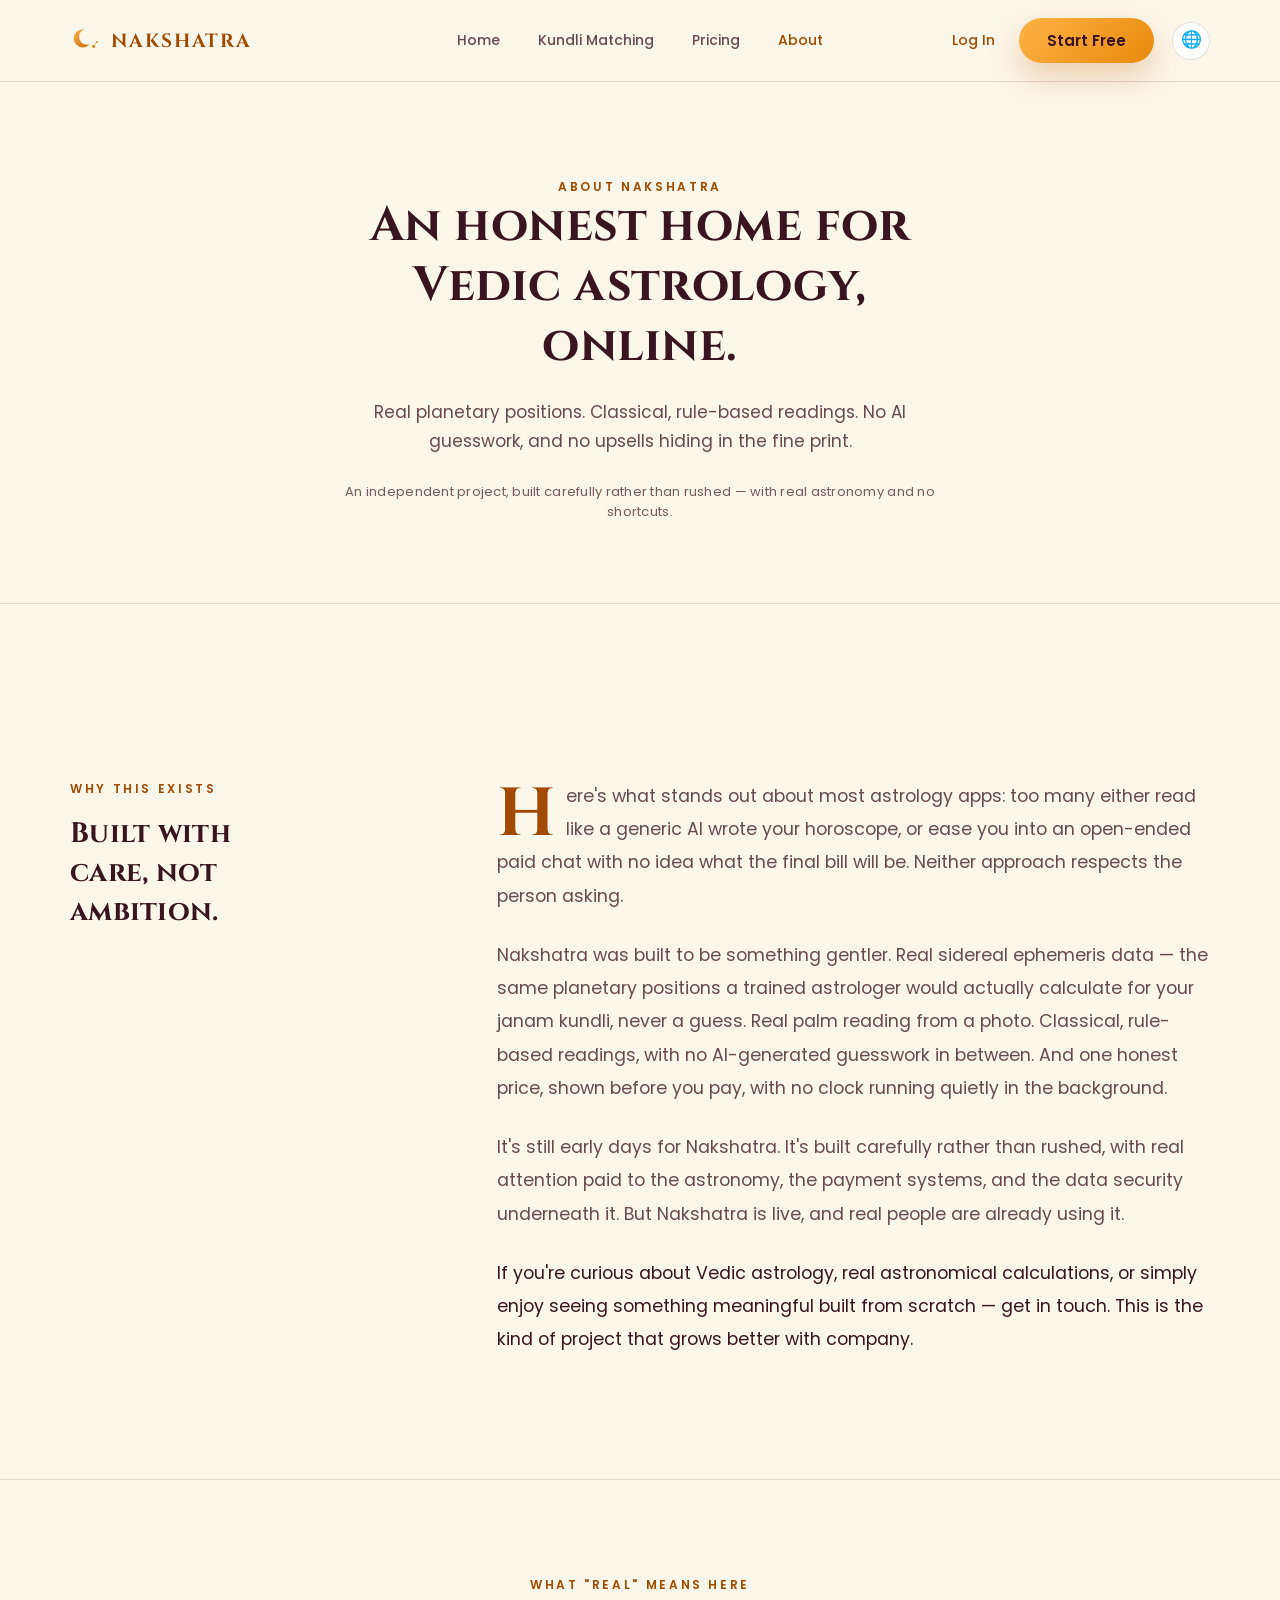
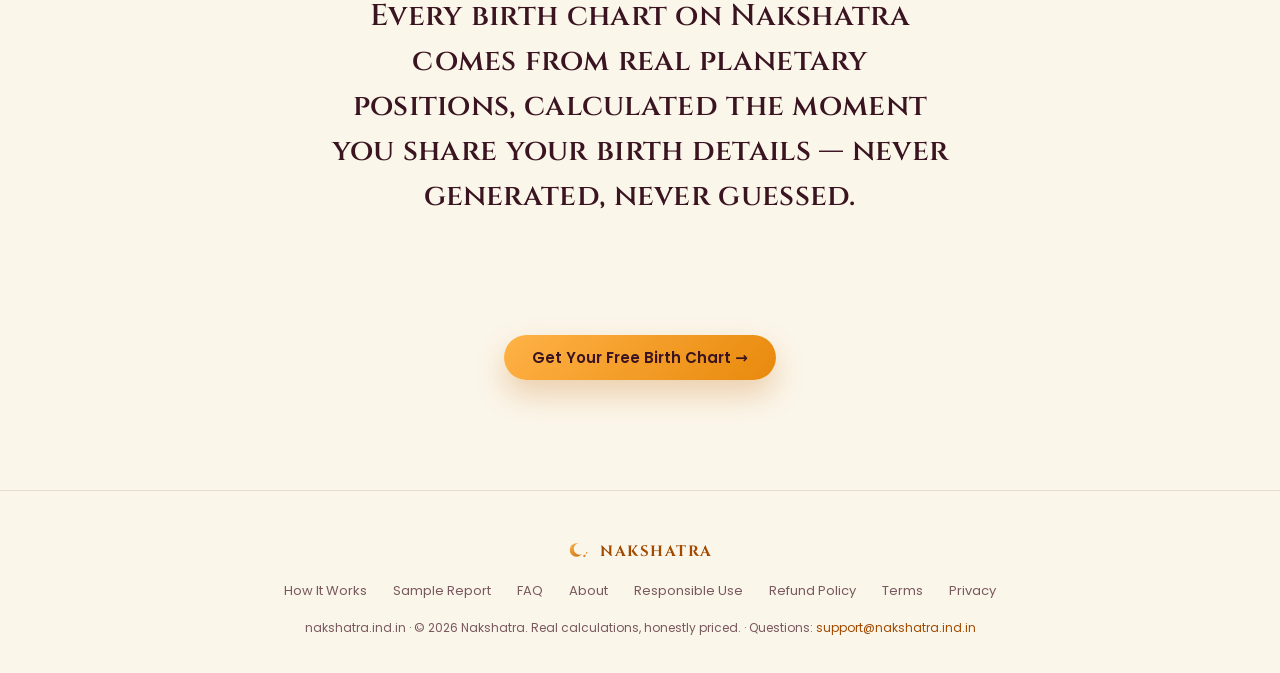
<file: about.html>
<!doctype html>
<html lang="en">
<head>
<meta charset="utf-8">
<meta name="viewport" content="width=device-width, initial-scale=1">
<title>About — Nakshatra</title>
<meta name="description" content="An honest home for Vedic astrology online — real planetary positions, classical rule-based readings, no AI guesswork, no upsells hiding in the fine print.">
<link rel="icon" href="data:image/svg+xml,%3Csvg xmlns='http://www.w3.org/2000/svg' viewBox='0 0 56 56'%3E%3Cdefs%3E%3ClinearGradient id='g' x1='0%25' y1='0%25' x2='100%25' y2='100%25'%3E%3Cstop offset='0%25' stop-color='%23e8c687'/%3E%3Cstop offset='100%25' stop-color='%23c9a15f'/%3E%3C/linearGradient%3E%3Cmask id='m'%3E%3Crect width='56' height='56' fill='white'/%3E%3Ccircle cx='32' cy='20' r='15' fill='black'/%3E%3C/mask%3E%3C/defs%3E%3Crect width='56' height='56' fill='%230d0820'/%3E%3Ccircle cx='24' cy='23' r='17' fill='url(%23g)' mask='url(%23m)'/%3E%3C/svg%3E">
<link rel="preconnect" href="https://fonts.googleapis.com">
<link rel="preconnect" href="https://fonts.gstatic.com" crossorigin>
<link href="https://fonts.googleapis.com/css2?family=Cinzel:wght@600;700;800&amp;family=Poppins:wght@400;500;600;700&amp;display=swap" rel="stylesheet">
<link rel="stylesheet" href="style.css">
<link rel="stylesheet" href="about.css">
</head>
<body>
<div id="stars-bg"></div>

<header>
  <nav class="nk-nav">
    <a href="index.html" class="nk-logo" aria-label="Nakshatra home">
      <svg width="30" height="30" viewBox="0 0 56 56" aria-hidden="true">
        <defs>
          <linearGradient id="navGold" x1="0%" y1="0%" x2="100%" y2="100%"><stop offset="0%" stop-color="#ffb246"/><stop offset="100%" stop-color="#c4690a"/></linearGradient>
          <mask id="navMask"><rect width="56" height="56" fill="white"/><circle cx="32" cy="20" r="15" fill="black"/></mask>
        </defs>
        <circle cx="24" cy="23" r="17" fill="url(#navGold)" mask="url(#navMask)"/>
        <circle cx="44" cy="38" r="3" fill="url(#navGold)"/><circle cx="50" cy="30" r="1.8" fill="url(#navGold)"/>
        <line x1="44" y1="38" x2="50" y2="30" stroke="#c4690a" stroke-width="1.2" opacity="0.6"/>
      </svg>
      <span class="nk-logo-word">NAKSHATRA</span>
    </a>
    <div class="nk-nav-links">
      <a href="index.html" class="nk-nav-link" data-i18n="nav.home">Home</a>
      <a href="kundli-matching.html" class="nk-nav-link" data-i18n="nav.kundli">Kundli Matching</a>
      <a href="pricing.html" class="nk-nav-link" data-i18n="nav.pricing">Pricing</a>
      <a href="about.html" class="nk-nav-link" aria-current="page" data-i18n="nav.about">About</a>
    </div>
    <div class="nk-nav-actions">
      <a href="index.html?auth=login" class="nk-btn-ghost" data-i18n="nav.login">Log In</a>
      <a href="index.html?auth=signup" class="nk-btn nk-btn-primary" data-i18n="nav.start">Start Free</a>
      <div class="nk-lang-toggle-wrap">
        <button class="nk-lang-toggle" type="button" data-i18n-aria="nav.lang_aria" aria-label="Change language" aria-haspopup="true" aria-expanded="false">&#127760;</button>
        <div class="nk-lang-menu">
          <button type="button" data-lang="en">English</button>
          <button type="button" data-lang="hi">हिन्दी</button>
        </div>
      </div>
      <button class="nk-nav-toggle" type="button" data-i18n-aria="nav.menu_aria" aria-label="Open menu" aria-expanded="false">
        <svg width="20" height="20" viewBox="0 0 24 24" fill="none" stroke="currentColor" stroke-width="1.8" stroke-linecap="round"><line x1="3" y1="6" x2="21" y2="6"/><line x1="3" y1="12" x2="21" y2="12"/><line x1="3" y1="18" x2="21" y2="18"/></svg>
      </button>
    </div>
  </nav>
  <div class="nk-mobile-menu">
    <a href="index.html" data-i18n="nav.home">Home</a>
    <a href="kundli-matching.html" data-i18n="nav.kundli">Kundli Matching</a>
    <a href="pricing.html" data-i18n="nav.pricing">Pricing</a>
    <a href="about.html" aria-current="page" data-i18n="nav.about">About</a>
    <a href="index.html?auth=login" class="nk-mobile-login" data-i18n="nav.login">Log In</a>
    <a href="index.html?auth=signup" class="nk-btn nk-btn-primary" data-i18n="nav.start">Start Free</a>
  </div>
</header>

<main>

  <!-- ================= HERO — compact, mission-led ================= -->
  <section class="nk-ab-hero">
    <div class="nk-wrap nk-ab-hero-inner">
      <div class="nk-eyebrow" data-i18n="about.eyebrow">About Nakshatra</div>
      <h1 class="nk-ab-title" data-i18n="about.hero_title">An honest home for Vedic astrology, online.</h1>
      <p class="nk-ab-sub" data-i18n="about.hero_sub">Real planetary positions. Classical, rule-based readings. No AI guesswork, and no upsells hiding in the fine print.</p>
      <p class="nk-ab-credit" data-i18n="about.hero_credit">An independent project, built carefully rather than rushed — with real astronomy and no shortcuts.</p>
    </div>
  </section>

  <!-- ================= NARRATIVE ================= -->
  <section class="nk-section nk-section-bordered">
    <div class="nk-wrap nk-ab-narrative">
      <div class="nk-ab-narrative-label">
        <div class="nk-ab-sticky">
          <div class="nk-eyebrow" data-i18n="about.why_eyebrow">Why This Exists</div>
          <h2 class="nk-ab-narrative-title" data-i18n-html="about.why_title_html">Built with<br>care, not<br>ambition.</h2>
        </div>
      </div>
      <div class="nk-ab-story">
        <p class="nk-ab-dropcap" data-i18n="about.p1">Here's what stands out about most astrology apps: too many either read like a generic AI wrote your horoscope, or ease you into an open-ended paid chat with no idea what the final bill will be. Neither approach respects the person asking.</p>
        <p data-i18n="about.p2">Nakshatra was built to be something gentler. Real sidereal ephemeris data — the same planetary positions a trained astrologer would actually calculate for your janam kundli, never a guess. Real palm reading from a photo. Classical, rule-based readings, with no AI-generated guesswork in between. And one honest price, shown before you pay, with no clock running quietly in the background.</p>
        <p data-i18n="about.p3">It's still early days for Nakshatra. It's built carefully rather than rushed, with real attention paid to the astronomy, the payment systems, and the data security underneath it. But Nakshatra is live, and real people are already using it.</p>
        <p class="nk-ab-story-bright" data-i18n="about.p4">If you're curious about Vedic astrology, real astronomical calculations, or simply enjoy seeing something meaningful built from scratch — get in touch. This is the kind of project that grows better with company.</p>
      </div>
    </div>
  </section>

  <!-- ================= WHAT REAL MEANS HERE ================= -->
  <section class="nk-section nk-section-bordered nk-ab-real">
    <div class="nk-wrap nk-ab-real-inner">
      <div class="nk-eyebrow" data-i18n="about.real_eyebrow">What "Real" Means Here</div>
      <h2 class="nk-ab-real-title" data-i18n="about.real_title">Every birth chart on Nakshatra comes from real planetary positions, calculated the moment you share your birth details — never generated, never guessed.</h2>
    </div>
  </section>

  <!-- ================= CTA ================= -->
  <section class="nk-ab-cta">
    <div class="nk-wrap">
      <a href="index.html" class="nk-btn nk-btn-primary nk-btn-lg" data-i18n="about.cta">Get Your Free Birth Chart →</a>
    </div>
  </section>

</main>

<footer class="nk-footer">
  <div class="nk-wrap nk-footer-inner">
    <a href="index.html" class="nk-logo" aria-label="Nakshatra home">
      <svg width="22" height="22" viewBox="0 0 56 56" aria-hidden="true">
        <defs>
          <linearGradient id="footGold" x1="0%" y1="0%" x2="100%" y2="100%"><stop offset="0%" stop-color="#ffb246"/><stop offset="100%" stop-color="#c4690a"/></linearGradient>
          <mask id="footMask"><rect width="56" height="56" fill="white"/><circle cx="32" cy="20" r="15" fill="black"/></mask>
        </defs>
        <circle cx="24" cy="23" r="17" fill="url(#footGold)" mask="url(#footMask)"/>
        <circle cx="44" cy="38" r="3" fill="url(#footGold)"/><circle cx="50" cy="30" r="1.8" fill="url(#footGold)"/>
        <line x1="44" y1="38" x2="50" y2="30" stroke="#c4690a" stroke-width="1.2" opacity="0.6"/>
      </svg>
      <span class="nk-logo-word" style="font-size:15px">NAKSHATRA</span>
    </a>
    <div class="nk-footer-links">
      <a href="how-it-works.html" data-i18n="footer.how">How It Works</a>
      <a href="sample-report.html" data-i18n="footer.sample">Sample Report</a>
      <a href="faq.html" data-i18n="footer.faq">FAQ</a>
      <a href="about.html" data-i18n="nav.about">About</a>
      <a href="responsible-guidance.html" data-i18n="footer.responsible">Responsible Use</a>
      <a href="refund-policy.html" data-i18n="footer.refund">Refund Policy</a>
      <a href="terms.html" data-i18n="footer.terms">Terms</a>
      <a href="privacy.html" data-i18n="footer.privacy">Privacy</a>
    </div>
    <div class="nk-footer-fine" data-i18n-html="footer.fine_html">nakshatra.ind.in · © 2026 Nakshatra. Real calculations, honestly priced. · Questions: <a href="mailto:support@nakshatra.ind.in">support@nakshatra.ind.in</a></div>
  </div>
</footer>

<script src="marketing-i18n.js"></script>
<script src="main.js"></script>
<script src="marketing-lang.js"></script>
</body>
</html>
</file>
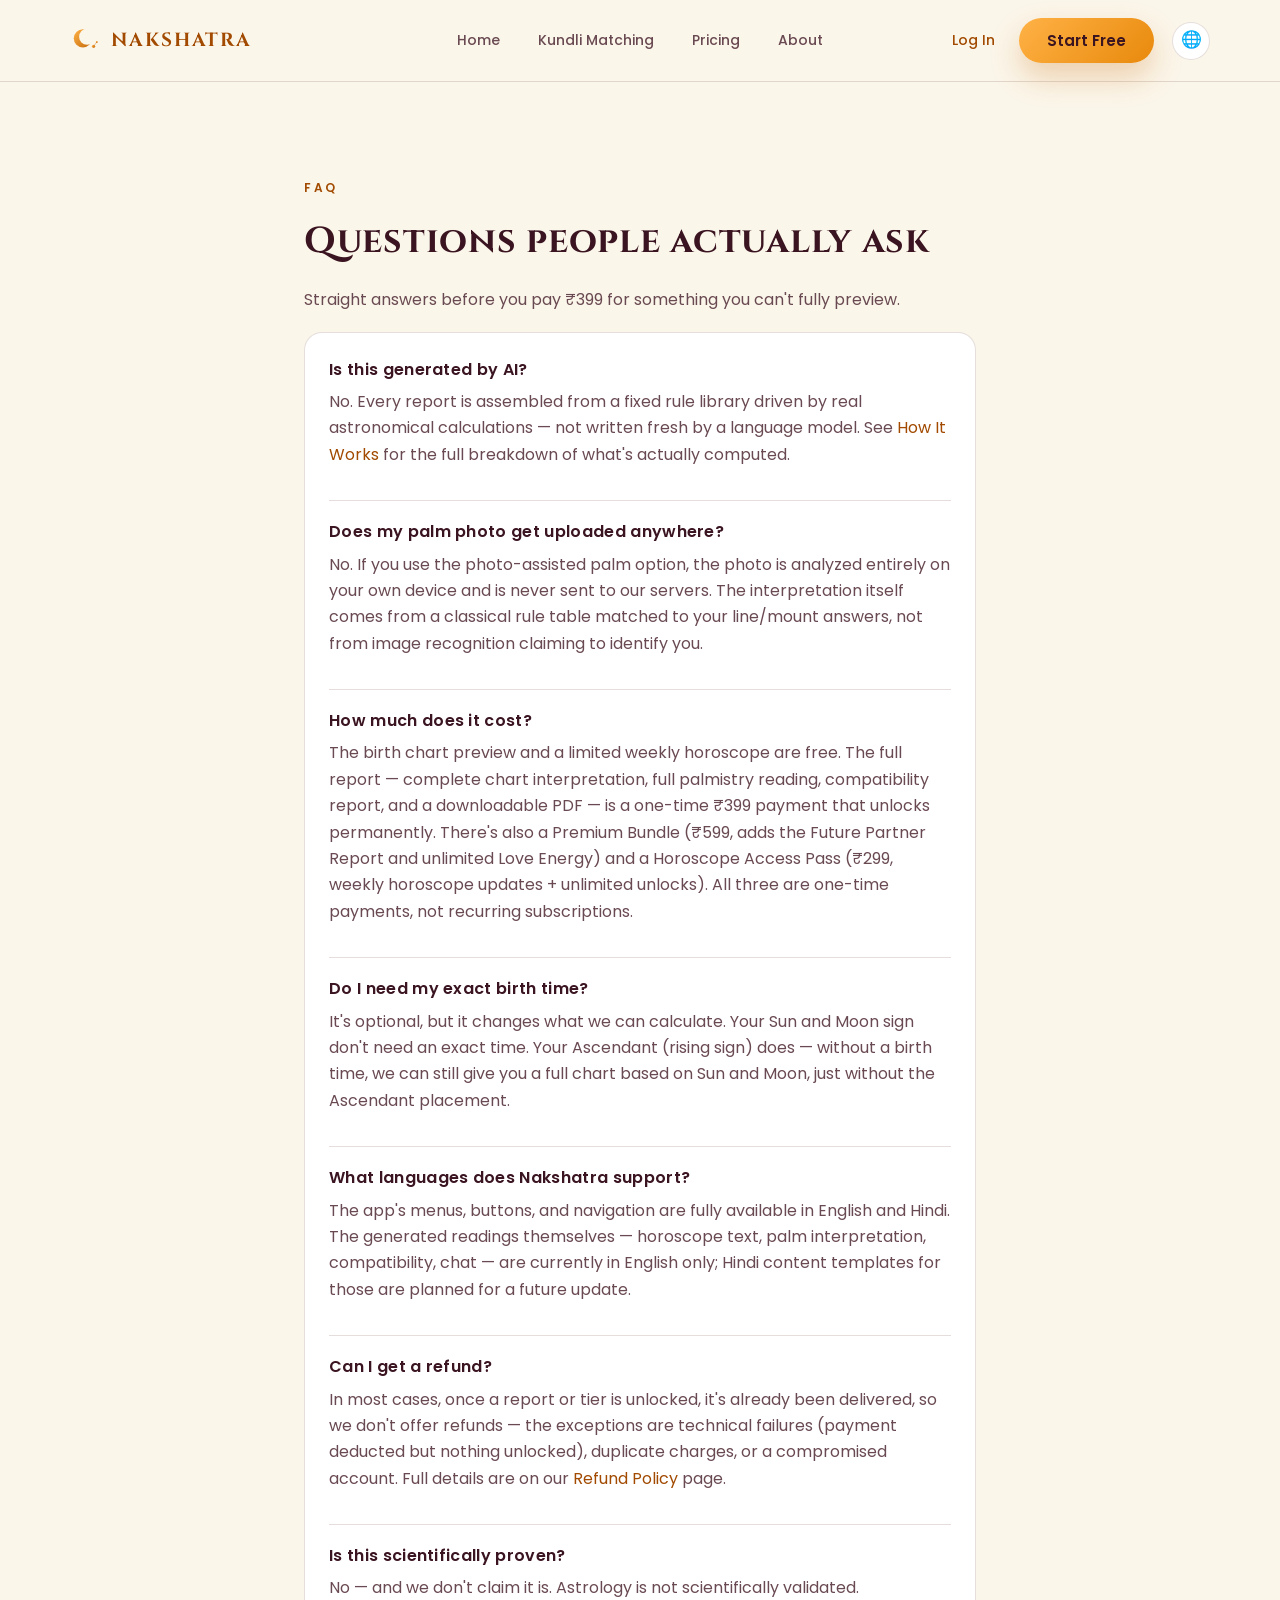
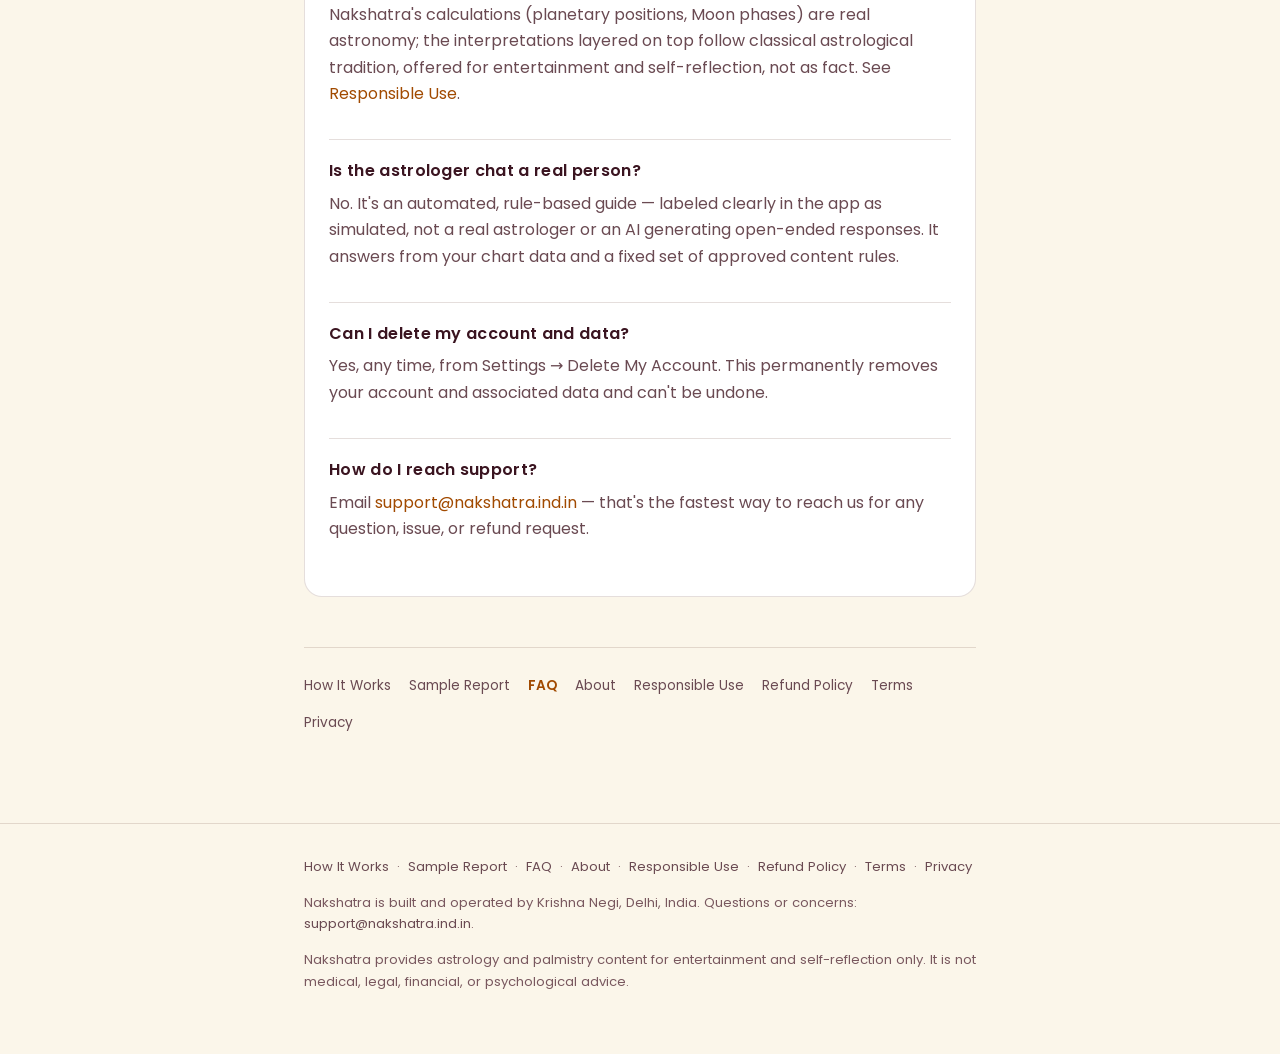
<file: faq.html>
<!DOCTYPE html>
<html lang="en">
<head>
<meta charset="UTF-8">
<meta name="viewport" content="width=device-width, initial-scale=1.0">
<title>FAQ — Nakshatra</title>
<meta name="description" content="Answers to the questions people ask before trying Nakshatra: pricing, privacy, palm reading, refunds, and languages.">
<link rel="canonical" href="https://nakshatra.ind.in/faq.html">
<meta name="robots" content="index, follow">
<link rel="icon" href="/favicon.ico" sizes="any">
<link rel="preconnect" href="https://fonts.googleapis.com">
<link rel="preconnect" href="https://fonts.gstatic.com" crossorigin>
<link href="https://fonts.googleapis.com/css2?family=Cinzel:wght@500;600;700&family=Poppins:wght@400;500;600;700&display=swap" rel="stylesheet">
<link rel="stylesheet" href="style.css">
<style>
:root {
  --navy-0: #3a1420; --navy-1: #fffdf8; --navy-2: #fff4e0;
  --plum: #b4533c; --plum-light: #7a3a00;
  --gold: #e8890c; --gold-bright: #a14a00;
  --text: #3a1420; --text-dim: #6a4a52; --text-faint: #79585f;
  --surface: #ffffff; --surface-2: #fff4e0;
  --border: rgba(94,52,38,0.16); --border-strong: rgba(94,52,38,0.3);
  --success: #0f7a43; --danger: #a31d15;
  --radius: 18px; --radius-sm: 12px;
}
* { box-sizing: border-box; }
html { scroll-behavior: smooth; }
body {
  margin: 0;
  background: #fbf6ea;
  color: var(--text-dim);
  font-family: 'Poppins', 'Segoe UI', system-ui, -apple-system, sans-serif;
  line-height: 1.65;
  -webkit-font-smoothing: antialiased;
}
h1, h2, h3, .display { font-family: 'Cinzel', 'Playfair Display', Georgia, serif; letter-spacing: 0.02em; color: var(--text); margin: 0 0 10px; }
p { margin: 0 0 14px; }
a { color: var(--gold-bright); }
.wrap { max-width: 720px; margin: 0 auto; padding: 0 24px; }

header.top {
  position: sticky; top: 0; z-index: 10; backdrop-filter: blur(10px);
  background: rgba(251,246,234,0.94); border-bottom: 1px solid var(--border);
  padding: 16px 24px;
}
header.top .wrap { display: flex; align-items: center; justify-content: space-between; max-width: 760px; }
.brand { display: flex; align-items: center; gap: 8px; font-family: 'Cinzel', serif; color: var(--text); font-size: 1.05rem; text-decoration: none; }
.brand .moon { color: var(--gold-bright); }
.back-link { font-size: 0.85rem; color: var(--text-dim); text-decoration: none; display: flex; align-items: center; gap: 6px; }
.back-link:hover { color: var(--gold-bright); }

/* Matches the ~96px/56px desktop/mobile hero clearance used on
   about.html / pricing.html / kundli-matching.html, so every page
   opens with the same breathing room below the nav instead of this
   set feeling noticeably more cramped. */
main { padding: 96px 0 32px; }
@media (max-width: 900px) {
  main { padding: 56px 0 24px; }
}

.eyebrow { color: var(--gold-bright); letter-spacing: 0.22em; font-size: 12px; text-transform: uppercase; font-weight: 600; }
h1.page-title { font-size: clamp(26px, 5vw, 36px); margin: 12px 0 16px; text-wrap: balance; }
p.lead { color: var(--text-dim); font-size: 16px; max-width: 640px; }

.card {
  background: var(--surface); border: 1px solid var(--border); border-radius: var(--radius);
  padding: 22px 24px; margin: 18px 0;
}
.card h3 { font-size: 1.05rem; color: var(--gold-bright); font-family: 'Poppins', sans-serif; font-weight: 600; margin-bottom: 6px; }
.card + .card { margin-top: 14px; }

section.block { margin: 40px 0; }
section.block h2 { font-size: 1.4rem; margin-bottom: 14px; }

.demo-banner {
  background: rgba(232,137,12,0.10); border: 1px solid var(--border-strong);
  border-radius: var(--radius-sm); padding: 14px 18px; margin: 0 0 28px;
  color: var(--gold-bright); font-size: 0.92rem; font-weight: 500;
  display: flex; align-items: center; gap: 10px;
}

.badge-row { display: flex; gap: 10px; flex-wrap: wrap; margin: 4px 0 18px; }
.sign-badge {
  background: var(--surface-2); border: 1px solid var(--border); border-radius: 14px;
  padding: 10px 16px; min-width: 130px;
}
.sign-badge .lbl { font-size: 11px; letter-spacing: 1.5px; text-transform: uppercase; color: var(--text-faint); }
.sign-badge .val { font-family: 'Cinzel', serif; color: var(--gold-bright); font-size: 1.05rem; margin-top: 2px; }

.faq-item { border-bottom: 1px solid var(--border); padding: 18px 0; }
.faq-item:last-child { border-bottom: none; }
.faq-item h3 { color: var(--text); font-family: 'Poppins', sans-serif; font-weight: 600; font-size: 1rem; margin-bottom: 6px; }

table { width: 100%; border-collapse: collapse; margin: 10px 0; font-size: 0.92rem; }
th, td { text-align: left; padding: 10px 12px; border-bottom: 1px solid var(--border); vertical-align: top; }
th { color: var(--gold-bright); font-weight: 600; font-size: 11px; text-transform: uppercase; letter-spacing: 0.4px; }

.callout { border-left: 3px solid var(--gold); background: rgba(232,137,12,0.07); border-radius: 0 12px 12px 0; padding: 14px 18px; margin: 20px 0; font-size: 0.92rem; }
.callout strong { color: var(--gold-bright); }

.pagenav { list-style: none; padding: 0; margin: 0; display: flex; flex-wrap: wrap; gap: 10px 18px; }
.pagenav a { font-size: 0.85rem; text-decoration: none; color: var(--text-dim); }
.pagenav a:hover { color: var(--gold-bright); }
.pagenav a.current { color: var(--gold-bright); font-weight: 600; }

footer.site {
  border-top: 1px solid var(--border); margin-top: 56px; padding: 32px 0 48px;
  color: var(--text-faint); font-size: 0.82rem;
}
footer.site a { color: var(--text-dim); }
footer.site a:hover { color: var(--gold-bright); }

.cta-block { text-align: center; margin: 44px 0 8px; }
.btn {
  display: inline-block; background: linear-gradient(135deg, #ffb246, var(--gold));
  color: #3a1420; font-weight: 700; font-family: 'Cinzel', serif; font-size: 0.95rem;
  padding: 14px 30px; border-radius: 999px; text-decoration: none;
}
</style>
</head>
<body>
<div id="stars-bg"></div>

<header>
  <nav class="nk-nav">
    <a href="index.html" class="nk-logo" aria-label="Nakshatra home">
      <svg width="30" height="30" viewBox="0 0 56 56" aria-hidden="true">
        <defs>
          <linearGradient id="navGold" x1="0%" y1="0%" x2="100%" y2="100%"><stop offset="0%" stop-color="#ffb246"/><stop offset="100%" stop-color="#c4690a"/></linearGradient>
          <mask id="navMask"><rect width="56" height="56" fill="white"/><circle cx="32" cy="20" r="15" fill="black"/></mask>
        </defs>
        <circle cx="24" cy="23" r="17" fill="url(#navGold)" mask="url(#navMask)"/>
        <circle cx="44" cy="38" r="3" fill="url(#navGold)"/><circle cx="50" cy="30" r="1.8" fill="url(#navGold)"/>
        <line x1="44" y1="38" x2="50" y2="30" stroke="#c4690a" stroke-width="1.2" opacity="0.6"/>
      </svg>
      <span class="nk-logo-word">NAKSHATRA</span>
    </a>
    <div class="nk-nav-links">
      <a href="index.html" class="nk-nav-link" data-i18n="nav.home">Home</a>
      <a href="kundli-matching.html" class="nk-nav-link" data-i18n="nav.kundli">Kundli Matching</a>
      <a href="pricing.html" class="nk-nav-link" data-i18n="nav.pricing">Pricing</a>
      <a href="about.html" class="nk-nav-link" data-i18n="nav.about">About</a>
    </div>
    <div class="nk-nav-actions">
      <a href="index.html?auth=login" class="nk-btn-ghost" data-i18n="nav.login">Log In</a>
      <a href="index.html?auth=signup" class="nk-btn nk-btn-primary" data-i18n="nav.start">Start Free</a>
      <div class="nk-lang-toggle-wrap">
        <button class="nk-lang-toggle" type="button" data-i18n-aria="nav.lang_aria" aria-label="Change language" aria-haspopup="true" aria-expanded="false">&#127760;</button>
        <div class="nk-lang-menu">
          <button type="button" data-lang="en">English</button>
          <button type="button" data-lang="hi">हिन्दी</button>
        </div>
      </div>
      <button class="nk-nav-toggle" type="button" data-i18n-aria="nav.menu_aria" aria-label="Open menu" aria-expanded="false">
        <svg width="20" height="20" viewBox="0 0 24 24" fill="none" stroke="currentColor" stroke-width="1.8" stroke-linecap="round"><line x1="3" y1="6" x2="21" y2="6"/><line x1="3" y1="12" x2="21" y2="12"/><line x1="3" y1="18" x2="21" y2="18"/></svg>
      </button>
    </div>
  </nav>
  <div class="nk-mobile-menu">
    <a href="index.html" data-i18n="nav.home">Home</a>
    <a href="kundli-matching.html" data-i18n="nav.kundli">Kundli Matching</a>
    <a href="pricing.html" data-i18n="nav.pricing">Pricing</a>
    <a href="about.html" data-i18n="nav.about">About</a>
    <a href="index.html?auth=login" class="nk-mobile-login" data-i18n="nav.login">Log In</a>
    <a href="index.html?auth=signup" class="nk-btn nk-btn-primary" data-i18n="nav.start">Start Free</a>
  </div>
</header>

<main>
  <div class="wrap">
    
<p class="eyebrow" data-i18n="faq.eyebrow">FAQ</p>
<h1 class="page-title" data-i18n="faq.title">Questions people actually ask</h1>
<p class="lead" data-i18n="faq.lead">Straight answers before you pay ₹399 for something you can't fully preview.</p>

<div class="card" style="padding-top:6px">
<div class="faq-item"><h3 data-i18n="faq.q1_q">Is this generated by AI?</h3><p data-i18n-html="faq.q1_a_html">No. Every report is assembled from a fixed rule library driven by real astronomical calculations — not written fresh by a language model. See <a href="how-it-works.html" data-i18n="footer.how">How It Works</a> for the full breakdown of what's actually computed.</p></div>
<div class="faq-item"><h3 data-i18n="faq.q2_q">Does my palm photo get uploaded anywhere?</h3><p data-i18n="faq.q2_a">No. If you use the photo-assisted palm option, the photo is analyzed entirely on your own device and is never sent to our servers. The interpretation itself comes from a classical rule table matched to your line/mount answers, not from image recognition claiming to identify you.</p></div>
<div class="faq-item"><h3 data-i18n="faq.q3_q">How much does it cost?</h3><p data-i18n="faq.q3_a">The birth chart preview and a limited weekly horoscope are free. The full report — complete chart interpretation, full palmistry reading, compatibility report, and a downloadable PDF — is a one-time ₹399 payment that unlocks permanently. There's also a Premium Bundle (₹599, adds the Future Partner Report and unlimited Love Energy) and a Horoscope Access Pass (₹299, weekly horoscope updates + unlimited unlocks). All three are one-time payments, not recurring subscriptions.</p></div>
<div class="faq-item"><h3 data-i18n="faq.q4_q">Do I need my exact birth time?</h3><p data-i18n="faq.q4_a">It's optional, but it changes what we can calculate. Your Sun and Moon sign don't need an exact time. Your Ascendant (rising sign) does — without a birth time, we can still give you a full chart based on Sun and Moon, just without the Ascendant placement.</p></div>
<div class="faq-item"><h3 data-i18n="faq.q5_q">What languages does Nakshatra support?</h3><p data-i18n="faq.q5_a">The app's menus, buttons, and navigation are fully available in English and Hindi. The generated readings themselves — horoscope text, palm interpretation, compatibility, chat — are currently in English only; Hindi content templates for those are planned for a future update.</p></div>
<div class="faq-item"><h3 data-i18n="faq.q6_q">Can I get a refund?</h3><p data-i18n-html="faq.q6_a_html">In most cases, once a report or tier is unlocked, it's already been delivered, so we don't offer refunds — the exceptions are technical failures (payment deducted but nothing unlocked), duplicate charges, or a compromised account. Full details are on our <a href="refund-policy.html" data-i18n="footer.refund">Refund Policy</a> page.</p></div>
<div class="faq-item"><h3 data-i18n="faq.q7_q">Is this scientifically proven?</h3><p data-i18n-html="faq.q7_a_html">No — and we don't claim it is. Astrology is not scientifically validated. Nakshatra's calculations (planetary positions, Moon phases) are real astronomy; the interpretations layered on top follow classical astrological tradition, offered for entertainment and self-reflection, not as fact. See <a href="responsible-guidance.html" data-i18n="footer.responsible">Responsible Use</a>.</p></div>
<div class="faq-item"><h3 data-i18n="faq.q8_q">Is the astrologer chat a real person?</h3><p data-i18n="faq.q8_a">No. It's an automated, rule-based guide — labeled clearly in the app as simulated, not a real astrologer or an AI generating open-ended responses. It answers from your chart data and a fixed set of approved content rules.</p></div>
<div class="faq-item"><h3 data-i18n="faq.q9_q">Can I delete my account and data?</h3><p data-i18n="faq.q9_a">Yes, any time, from Settings → Delete My Account. This permanently removes your account and associated data and can't be undone.</p></div>
<div class="faq-item"><h3 data-i18n="faq.q10_q">How do I reach support?</h3><p data-i18n-html="faq.q10_a_html">Email <a href="mailto:support@nakshatra.ind.in">support@nakshatra.ind.in</a> — that's the fastest way to reach us for any question, issue, or refund request.</p></div>
</div>


    <nav aria-label="More pages" style="margin-top:50px;padding-top:24px;border-top:1px solid var(--border)">
      <ul class="pagenav">
      <li><a href="how-it-works.html" data-i18n="footer.how">How It Works</a></li>
      <li><a href="sample-report.html" data-i18n="footer.sample">Sample Report</a></li>
      <li><a href="faq.html" class="current" data-i18n="footer.faq">FAQ</a></li>
      <li><a href="about.html" data-i18n="nav.about">About</a></li>
      <li><a href="responsible-guidance.html" data-i18n="footer.responsible">Responsible Use</a></li>
      <li><a href="refund-policy.html" data-i18n="footer.refund">Refund Policy</a></li>
      <li><a href="terms.html" data-i18n="footer.terms">Terms</a></li>
      <li><a href="privacy.html" data-i18n="footer.privacy">Privacy</a></li>
      </ul>
    </nav>
  </div>
</main>

<footer class="site">
  <div class="wrap">
    <p><a href="how-it-works.html" data-i18n="footer.how">How It Works</a> &nbsp;·&nbsp; <a href="sample-report.html" data-i18n="footer.sample">Sample Report</a> &nbsp;·&nbsp; <a href="faq.html" data-i18n="footer.faq">FAQ</a> &nbsp;·&nbsp; <a href="about.html" data-i18n="nav.about">About</a> &nbsp;·&nbsp; <a href="responsible-guidance.html" data-i18n="footer.responsible">Responsible Use</a> &nbsp;·&nbsp; <a href="refund-policy.html" data-i18n="footer.refund">Refund Policy</a> &nbsp;·&nbsp; <a href="terms.html" data-i18n="footer.terms">Terms</a> &nbsp;·&nbsp; <a href="privacy.html" data-i18n="footer.privacy">Privacy</a></p>
    <p style="margin-top:10px" data-i18n-html="footer.credit_html">Nakshatra is built and operated by Krishna Negi, Delhi, India. Questions or concerns: <a href="mailto:support@nakshatra.ind.in">support@nakshatra.ind.in</a>.</p>
    <p style="margin-top:10px" data-i18n="footer.disclaimer">Nakshatra provides astrology and palmistry content for entertainment and self-reflection only. It is not medical, legal, financial, or psychological advice.</p>
  </div>
</footer>

<script src="marketing-i18n.js"></script>
<script src="main.js"></script>
<script src="marketing-lang.js"></script>
</body>
</html>
</file>
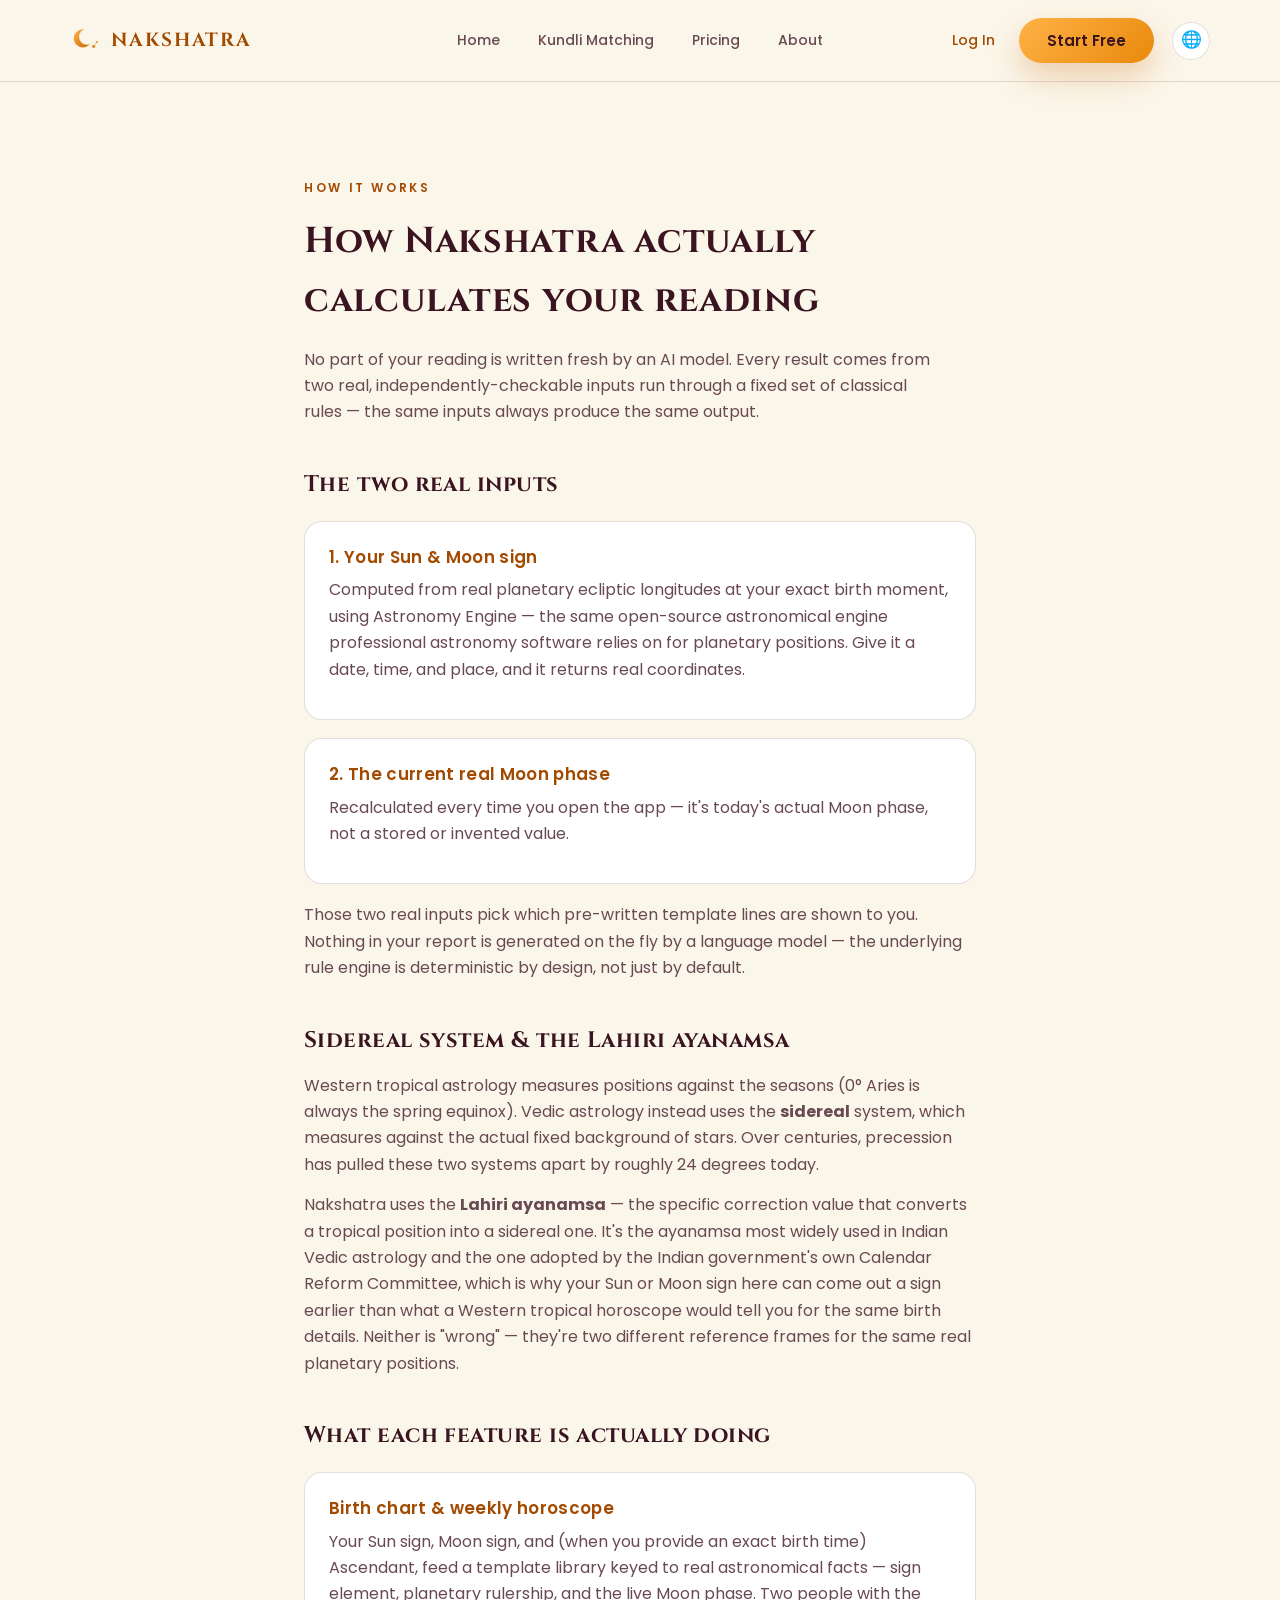
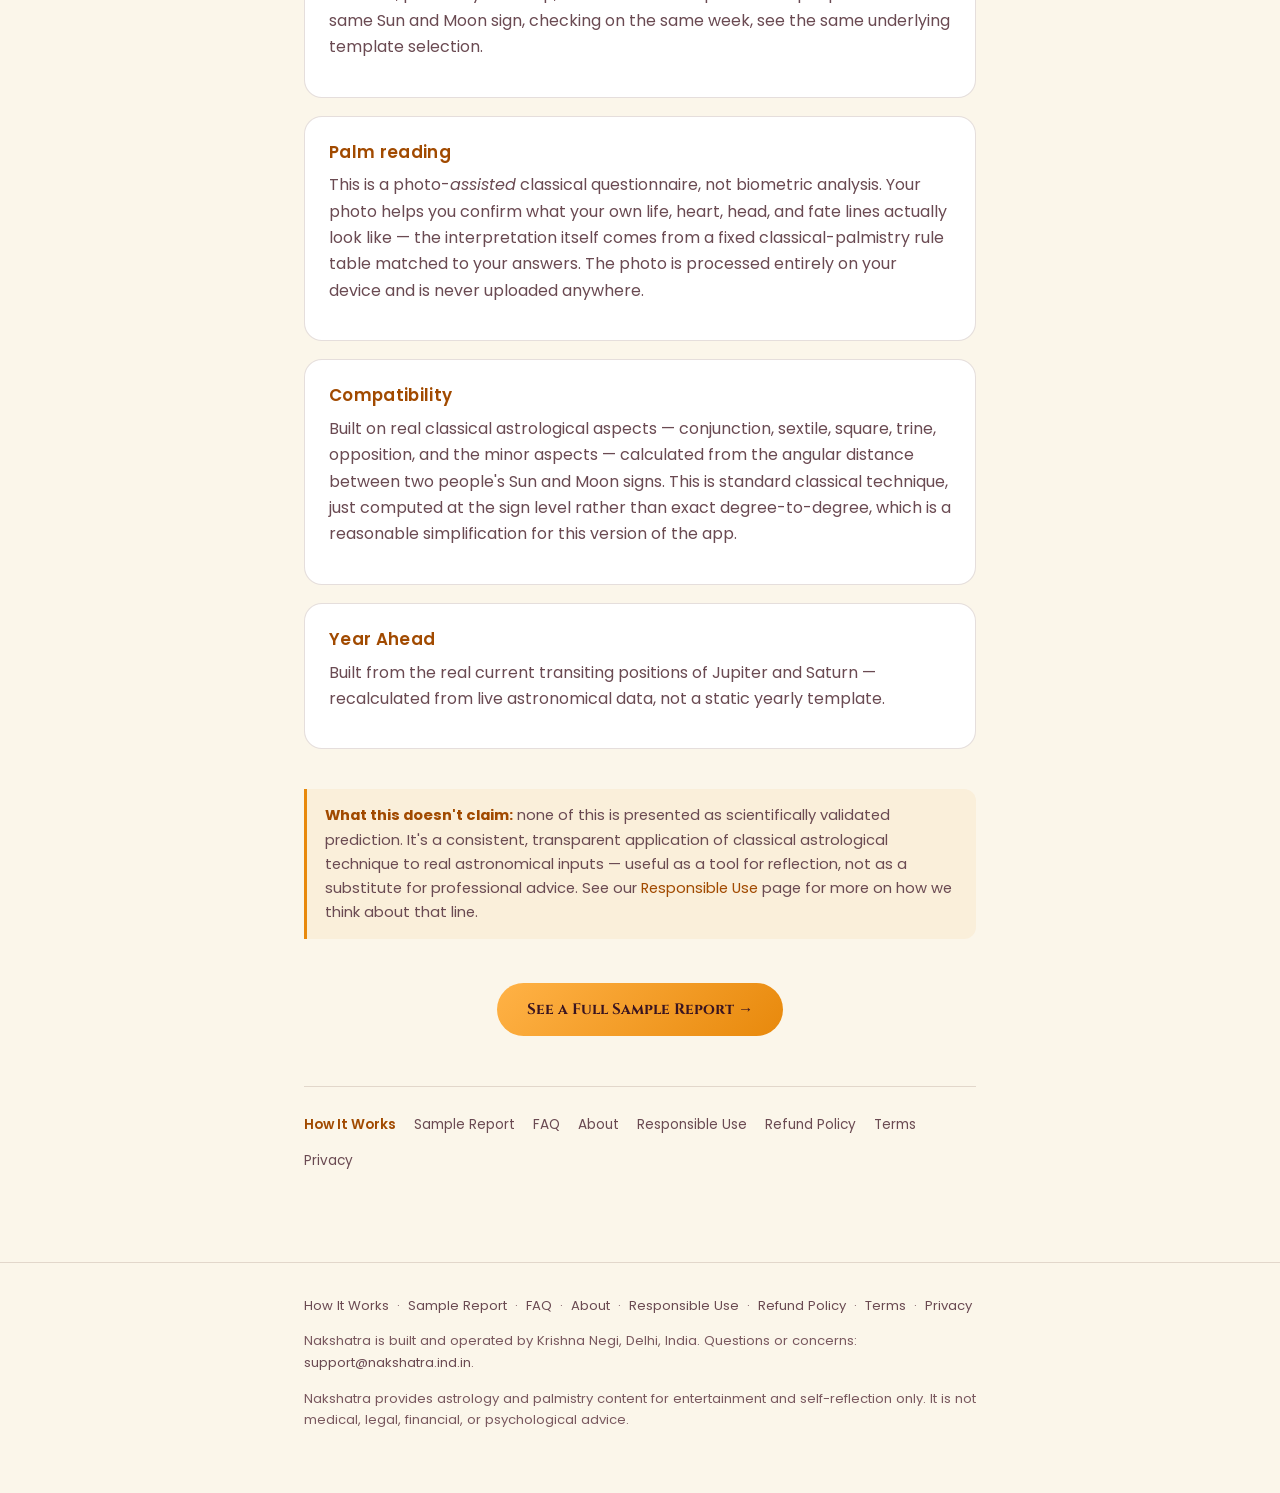
<file: how-it-works.html>
<!DOCTYPE html>
<html lang="en">
<head>
<meta charset="UTF-8">
<meta name="viewport" content="width=device-width, initial-scale=1.0">
<title>How Nakshatra Calculates Your Reading — Nakshatra</title>
<meta name="description" content="How Nakshatra's birth chart, palm reading, and compatibility reports are actually calculated — real astronomy, classical rules, no AI-generated text.">
<link rel="canonical" href="https://nakshatra.ind.in/how-it-works.html">
<meta name="robots" content="index, follow">
<link rel="icon" href="/favicon.ico" sizes="any">
<link rel="preconnect" href="https://fonts.googleapis.com">
<link rel="preconnect" href="https://fonts.gstatic.com" crossorigin>
<link href="https://fonts.googleapis.com/css2?family=Cinzel:wght@500;600;700&family=Poppins:wght@400;500;600;700&display=swap" rel="stylesheet">
<link rel="stylesheet" href="style.css">
<style>
:root {
  --navy-0: #3a1420; --navy-1: #fffdf8; --navy-2: #fff4e0;
  --plum: #b4533c; --plum-light: #7a3a00;
  --gold: #e8890c; --gold-bright: #a14a00;
  --text: #3a1420; --text-dim: #6a4a52; --text-faint: #79585f;
  --surface: #ffffff; --surface-2: #fff4e0;
  --border: rgba(94,52,38,0.16); --border-strong: rgba(94,52,38,0.3);
  --success: #0f7a43; --danger: #a31d15;
  --radius: 18px; --radius-sm: 12px;
}
* { box-sizing: border-box; }
html { scroll-behavior: smooth; }
body {
  margin: 0;
  background: #fbf6ea;
  color: var(--text-dim);
  font-family: 'Poppins', 'Segoe UI', system-ui, -apple-system, sans-serif;
  line-height: 1.65;
  -webkit-font-smoothing: antialiased;
}
h1, h2, h3, .display { font-family: 'Cinzel', 'Playfair Display', Georgia, serif; letter-spacing: 0.02em; color: var(--text); margin: 0 0 10px; }
p { margin: 0 0 14px; }
a { color: var(--gold-bright); }
.wrap { max-width: 720px; margin: 0 auto; padding: 0 24px; }

header.top {
  position: sticky; top: 0; z-index: 10; backdrop-filter: blur(10px);
  background: rgba(251,246,234,0.94); border-bottom: 1px solid var(--border);
  padding: 16px 24px;
}
header.top .wrap { display: flex; align-items: center; justify-content: space-between; max-width: 760px; }
.brand { display: flex; align-items: center; gap: 8px; font-family: 'Cinzel', serif; color: var(--text); font-size: 1.05rem; text-decoration: none; }
.brand .moon { color: var(--gold-bright); }
.back-link { font-size: 0.85rem; color: var(--text-dim); text-decoration: none; display: flex; align-items: center; gap: 6px; }
.back-link:hover { color: var(--gold-bright); }

/* Matches the ~96px/56px desktop/mobile hero clearance used on
   about.html / pricing.html / kundli-matching.html, so every page
   opens with the same breathing room below the nav instead of this
   set feeling noticeably more cramped. */
main { padding: 96px 0 32px; }
@media (max-width: 900px) {
  main { padding: 56px 0 24px; }
}

.eyebrow { color: var(--gold-bright); letter-spacing: 0.22em; font-size: 12px; text-transform: uppercase; font-weight: 600; }
h1.page-title { font-size: clamp(26px, 5vw, 36px); margin: 12px 0 16px; text-wrap: balance; }
p.lead { color: var(--text-dim); font-size: 16px; max-width: 640px; }

.card {
  background: var(--surface); border: 1px solid var(--border); border-radius: var(--radius);
  padding: 22px 24px; margin: 18px 0;
}
.card h3 { font-size: 1.05rem; color: var(--gold-bright); font-family: 'Poppins', sans-serif; font-weight: 600; margin-bottom: 6px; }
.card + .card { margin-top: 14px; }

section.block { margin: 40px 0; }
section.block h2 { font-size: 1.4rem; margin-bottom: 14px; }

.demo-banner {
  background: rgba(232,137,12,0.10); border: 1px solid var(--border-strong);
  border-radius: var(--radius-sm); padding: 14px 18px; margin: 0 0 28px;
  color: var(--gold-bright); font-size: 0.92rem; font-weight: 500;
  display: flex; align-items: center; gap: 10px;
}

.badge-row { display: flex; gap: 10px; flex-wrap: wrap; margin: 4px 0 18px; }
.sign-badge {
  background: var(--surface-2); border: 1px solid var(--border); border-radius: 14px;
  padding: 10px 16px; min-width: 130px;
}
.sign-badge .lbl { font-size: 11px; letter-spacing: 1.5px; text-transform: uppercase; color: var(--text-faint); }
.sign-badge .val { font-family: 'Cinzel', serif; color: var(--gold-bright); font-size: 1.05rem; margin-top: 2px; }

.faq-item { border-bottom: 1px solid var(--border); padding: 18px 0; }
.faq-item:last-child { border-bottom: none; }
.faq-item h3 { color: var(--text); font-family: 'Poppins', sans-serif; font-weight: 600; font-size: 1rem; margin-bottom: 6px; }

table { width: 100%; border-collapse: collapse; margin: 10px 0; font-size: 0.92rem; }
th, td { text-align: left; padding: 10px 12px; border-bottom: 1px solid var(--border); vertical-align: top; }
th { color: var(--gold-bright); font-weight: 600; font-size: 11px; text-transform: uppercase; letter-spacing: 0.4px; }

.callout { border-left: 3px solid var(--gold); background: rgba(232,137,12,0.07); border-radius: 0 12px 12px 0; padding: 14px 18px; margin: 20px 0; font-size: 0.92rem; }
.callout strong { color: var(--gold-bright); }

.pagenav { list-style: none; padding: 0; margin: 0; display: flex; flex-wrap: wrap; gap: 10px 18px; }
.pagenav a { font-size: 0.85rem; text-decoration: none; color: var(--text-dim); }
.pagenav a:hover { color: var(--gold-bright); }
.pagenav a.current { color: var(--gold-bright); font-weight: 600; }

footer.site {
  border-top: 1px solid var(--border); margin-top: 56px; padding: 32px 0 48px;
  color: var(--text-faint); font-size: 0.82rem;
}
footer.site a { color: var(--text-dim); }
footer.site a:hover { color: var(--gold-bright); }

.cta-block { text-align: center; margin: 44px 0 8px; }
.btn {
  display: inline-block; background: linear-gradient(135deg, #ffb246, var(--gold));
  color: #3a1420; font-weight: 700; font-family: 'Cinzel', serif; font-size: 0.95rem;
  padding: 14px 30px; border-radius: 999px; text-decoration: none;
}
</style>
</head>
<body>
<div id="stars-bg"></div>

<header>
  <nav class="nk-nav">
    <a href="index.html" class="nk-logo" aria-label="Nakshatra home">
      <svg width="30" height="30" viewBox="0 0 56 56" aria-hidden="true">
        <defs>
          <linearGradient id="navGold" x1="0%" y1="0%" x2="100%" y2="100%"><stop offset="0%" stop-color="#ffb246"/><stop offset="100%" stop-color="#c4690a"/></linearGradient>
          <mask id="navMask"><rect width="56" height="56" fill="white"/><circle cx="32" cy="20" r="15" fill="black"/></mask>
        </defs>
        <circle cx="24" cy="23" r="17" fill="url(#navGold)" mask="url(#navMask)"/>
        <circle cx="44" cy="38" r="3" fill="url(#navGold)"/><circle cx="50" cy="30" r="1.8" fill="url(#navGold)"/>
        <line x1="44" y1="38" x2="50" y2="30" stroke="#c4690a" stroke-width="1.2" opacity="0.6"/>
      </svg>
      <span class="nk-logo-word">NAKSHATRA</span>
    </a>
    <div class="nk-nav-links">
      <a href="index.html" class="nk-nav-link" data-i18n="nav.home">Home</a>
      <a href="kundli-matching.html" class="nk-nav-link" data-i18n="nav.kundli">Kundli Matching</a>
      <a href="pricing.html" class="nk-nav-link" data-i18n="nav.pricing">Pricing</a>
      <a href="about.html" class="nk-nav-link" data-i18n="nav.about">About</a>
    </div>
    <div class="nk-nav-actions">
      <a href="index.html?auth=login" class="nk-btn-ghost" data-i18n="nav.login">Log In</a>
      <a href="index.html?auth=signup" class="nk-btn nk-btn-primary" data-i18n="nav.start">Start Free</a>
      <div class="nk-lang-toggle-wrap">
        <button class="nk-lang-toggle" type="button" data-i18n-aria="nav.lang_aria" aria-label="Change language" aria-haspopup="true" aria-expanded="false">&#127760;</button>
        <div class="nk-lang-menu">
          <button type="button" data-lang="en">English</button>
          <button type="button" data-lang="hi">हिन्दी</button>
        </div>
      </div>
      <button class="nk-nav-toggle" type="button" data-i18n-aria="nav.menu_aria" aria-label="Open menu" aria-expanded="false">
        <svg width="20" height="20" viewBox="0 0 24 24" fill="none" stroke="currentColor" stroke-width="1.8" stroke-linecap="round"><line x1="3" y1="6" x2="21" y2="6"/><line x1="3" y1="12" x2="21" y2="12"/><line x1="3" y1="18" x2="21" y2="18"/></svg>
      </button>
    </div>
  </nav>
  <div class="nk-mobile-menu">
    <a href="index.html" data-i18n="nav.home">Home</a>
    <a href="kundli-matching.html" data-i18n="nav.kundli">Kundli Matching</a>
    <a href="pricing.html" data-i18n="nav.pricing">Pricing</a>
    <a href="about.html" data-i18n="nav.about">About</a>
    <a href="index.html?auth=login" class="nk-mobile-login" data-i18n="nav.login">Log In</a>
    <a href="index.html?auth=signup" class="nk-btn nk-btn-primary" data-i18n="nav.start">Start Free</a>
  </div>
</header>

<main>
  <div class="wrap">
    
<p class="eyebrow" data-i18n="how.eyebrow">How It Works</p>
<h1 class="page-title" data-i18n="how.title">How Nakshatra actually calculates your reading</h1>
<p class="lead" data-i18n="how.lead">No part of your reading is written fresh by an AI model. Every result comes from two real, independently-checkable inputs run through a fixed set of classical rules — the same inputs always produce the same output.</p>

<section class="block">
  <h2 data-i18n="how.inputs_heading">The two real inputs</h2>
  <div class="card">
    <h3 data-i18n="how.input1_title">1. Your Sun &amp; Moon sign</h3>
    <p data-i18n="how.input1_desc">Computed from real planetary ecliptic longitudes at your exact birth moment, using Astronomy Engine — the same open-source astronomical engine professional astronomy software relies on for planetary positions. Give it a date, time, and place, and it returns real coordinates.</p>
  </div>
  <div class="card">
    <h3 data-i18n="how.input2_title">2. The current real Moon phase</h3>
    <p data-i18n="how.input2_desc">Recalculated every time you open the app — it's today's actual Moon phase, not a stored or invented value.</p>
  </div>
  <p data-i18n="how.inputs_footer">Those two real inputs pick which pre-written template lines are shown to you. Nothing in your report is generated on the fly by a language model — the underlying rule engine is deterministic by design, not just by default.</p>
</section>

<section class="block">
  <h2 data-i18n="how.sidereal_heading">Sidereal system &amp; the Lahiri ayanamsa</h2>
  <p data-i18n-html="how.sidereal_p1_html">Western tropical astrology measures positions against the seasons (0° Aries is always the spring equinox). Vedic astrology instead uses the <strong>sidereal</strong> system, which measures against the actual fixed background of stars. Over centuries, precession has pulled these two systems apart by roughly 24 degrees today.</p>
  <p data-i18n-html="how.sidereal_p2_html">Nakshatra uses the <strong>Lahiri ayanamsa</strong> — the specific correction value that converts a tropical position into a sidereal one. It's the ayanamsa most widely used in Indian Vedic astrology and the one adopted by the Indian government's own Calendar Reform Committee, which is why your Sun or Moon sign here can come out a sign earlier than what a Western tropical horoscope would tell you for the same birth details. Neither is "wrong" — they're two different reference frames for the same real planetary positions.</p>
</section>

<section class="block">
  <h2 data-i18n="how.features_heading">What each feature is actually doing</h2>
  <div class="card">
    <h3 data-i18n="how.feat1_title">Birth chart &amp; weekly horoscope</h3>
    <p data-i18n="how.feat1_desc">Your Sun sign, Moon sign, and (when you provide an exact birth time) Ascendant, feed a template library keyed to real astronomical facts — sign element, planetary rulership, and the live Moon phase. Two people with the same Sun and Moon sign, checking on the same week, see the same underlying template selection.</p>
  </div>
  <div class="card">
    <h3 data-i18n="how.feat2_title">Palm reading</h3>
    <p data-i18n-html="how.feat2_desc_html">This is a photo-<em>assisted</em> classical questionnaire, not biometric analysis. Your photo helps you confirm what your own life, heart, head, and fate lines actually look like — the interpretation itself comes from a fixed classical-palmistry rule table matched to your answers. The photo is processed entirely on your device and is never uploaded anywhere.</p>
  </div>
  <div class="card">
    <h3 data-i18n="how.feat3_title">Compatibility</h3>
    <p data-i18n="how.feat3_desc">Built on real classical astrological aspects — conjunction, sextile, square, trine, opposition, and the minor aspects — calculated from the angular distance between two people's Sun and Moon signs. This is standard classical technique, just computed at the sign level rather than exact degree-to-degree, which is a reasonable simplification for this version of the app.</p>
  </div>
  <div class="card">
    <h3 data-i18n="how.feat4_title">Year Ahead</h3>
    <p data-i18n="how.feat4_desc">Built from the real current transiting positions of Jupiter and Saturn — recalculated from live astronomical data, not a static yearly template.</p>
  </div>
</section>

<div class="callout" data-i18n-html="how.callout_html"><strong>What this doesn't claim:</strong> none of this is presented as scientifically validated prediction. It's a consistent, transparent application of classical astrological technique to real astronomical inputs — useful as a tool for reflection, not as a substitute for professional advice. See our <a href="responsible-guidance.html" data-i18n="footer.responsible">Responsible Use</a> page for more on how we think about that line.</div>

<div class="cta-block">
  <a class="btn" href="sample-report.html" data-i18n="how.cta">See a Full Sample Report →</a>
</div>


    <nav aria-label="More pages" style="margin-top:50px;padding-top:24px;border-top:1px solid var(--border)">
      <ul class="pagenav">
      <li><a href="how-it-works.html" class="current" data-i18n="footer.how">How It Works</a></li>
      <li><a href="sample-report.html" data-i18n="footer.sample">Sample Report</a></li>
      <li><a href="faq.html" data-i18n="footer.faq">FAQ</a></li>
      <li><a href="about.html" data-i18n="nav.about">About</a></li>
      <li><a href="responsible-guidance.html" data-i18n="footer.responsible">Responsible Use</a></li>
      <li><a href="refund-policy.html" data-i18n="footer.refund">Refund Policy</a></li>
      <li><a href="terms.html" data-i18n="footer.terms">Terms</a></li>
      <li><a href="privacy.html" data-i18n="footer.privacy">Privacy</a></li>
      </ul>
    </nav>
  </div>
</main>

<footer class="site">
  <div class="wrap">
    <p><a href="how-it-works.html" data-i18n="footer.how">How It Works</a> &nbsp;·&nbsp; <a href="sample-report.html" data-i18n="footer.sample">Sample Report</a> &nbsp;·&nbsp; <a href="faq.html" data-i18n="footer.faq">FAQ</a> &nbsp;·&nbsp; <a href="about.html" data-i18n="nav.about">About</a> &nbsp;·&nbsp; <a href="responsible-guidance.html" data-i18n="footer.responsible">Responsible Use</a> &nbsp;·&nbsp; <a href="refund-policy.html" data-i18n="footer.refund">Refund Policy</a> &nbsp;·&nbsp; <a href="terms.html" data-i18n="footer.terms">Terms</a> &nbsp;·&nbsp; <a href="privacy.html" data-i18n="footer.privacy">Privacy</a></p>
    <p style="margin-top:10px" data-i18n-html="footer.credit_html">Nakshatra is built and operated by Krishna Negi, Delhi, India. Questions or concerns: <a href="mailto:support@nakshatra.ind.in">support@nakshatra.ind.in</a>.</p>
    <p style="margin-top:10px" data-i18n="footer.disclaimer">Nakshatra provides astrology and palmistry content for entertainment and self-reflection only. It is not medical, legal, financial, or psychological advice.</p>
  </div>
</footer>

<script src="marketing-i18n.js"></script>
<script src="main.js"></script>
<script src="marketing-lang.js"></script>
</body>
</html>
</file>
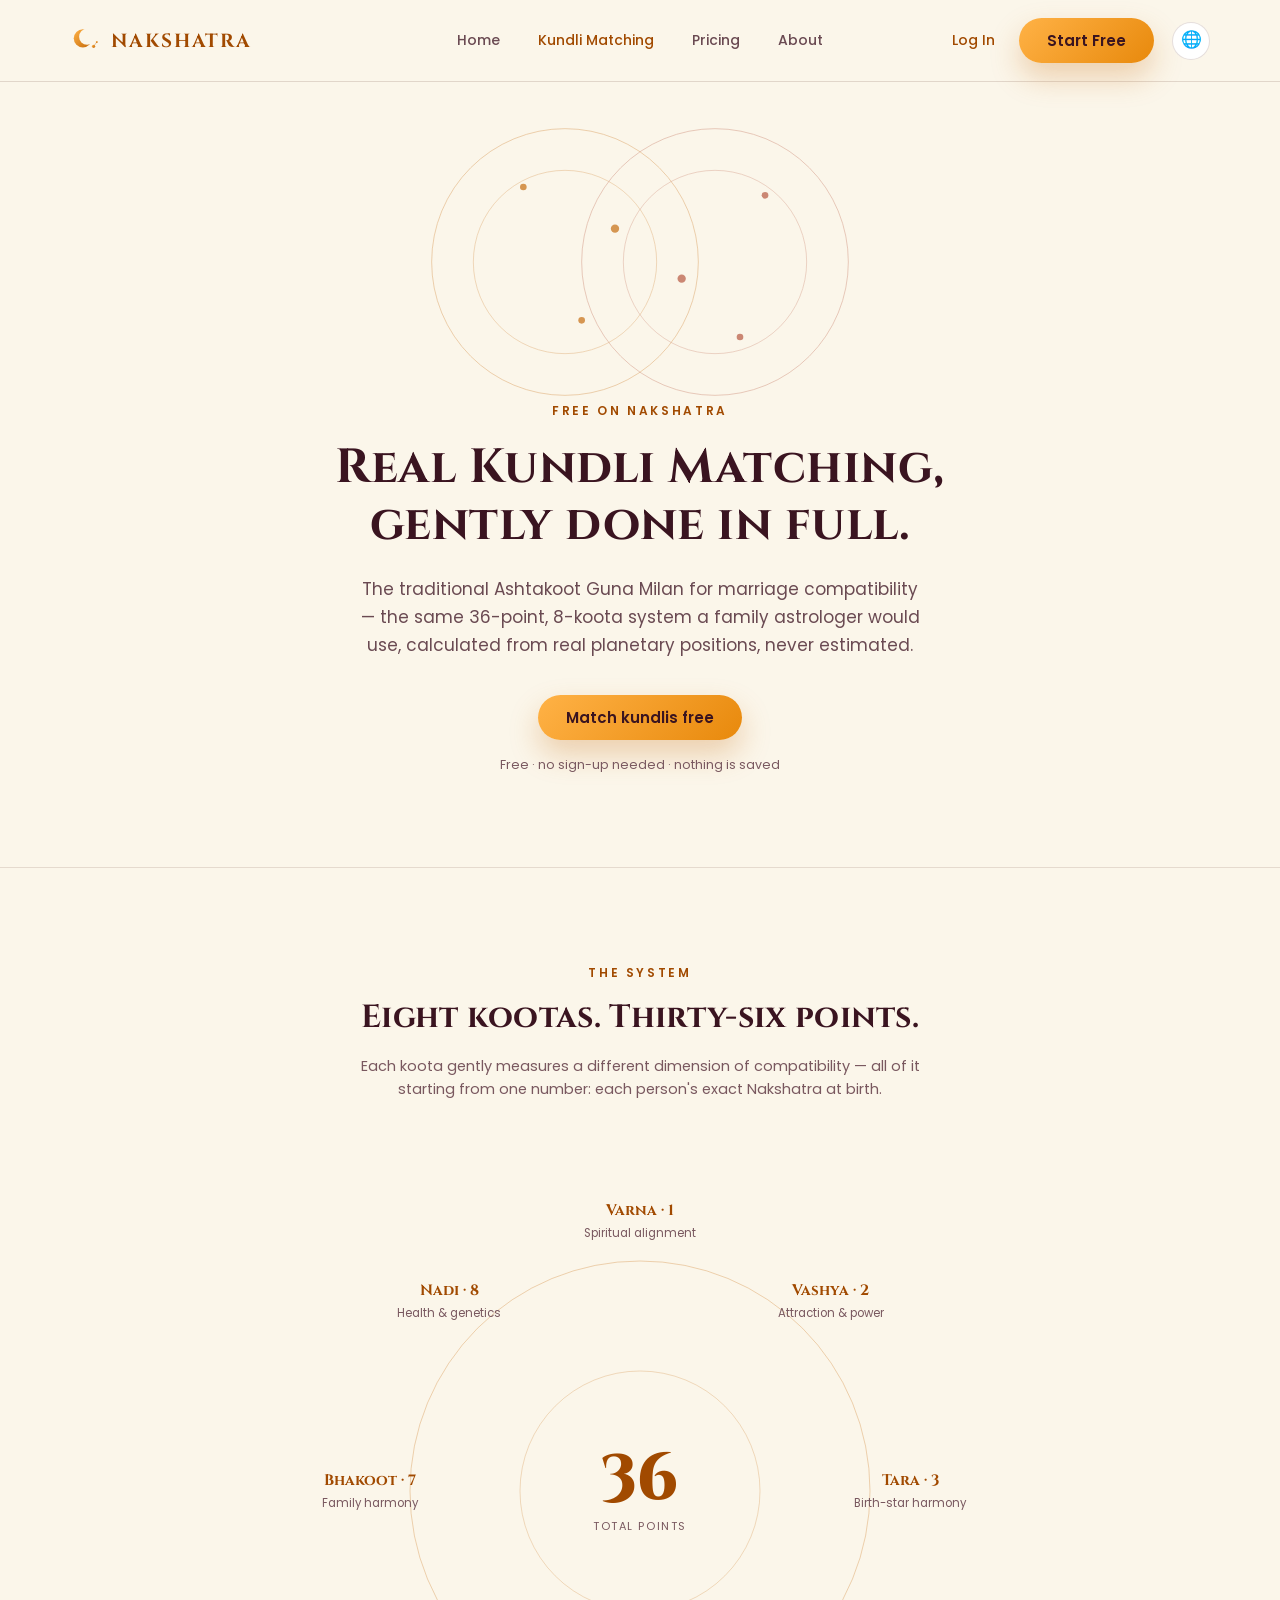
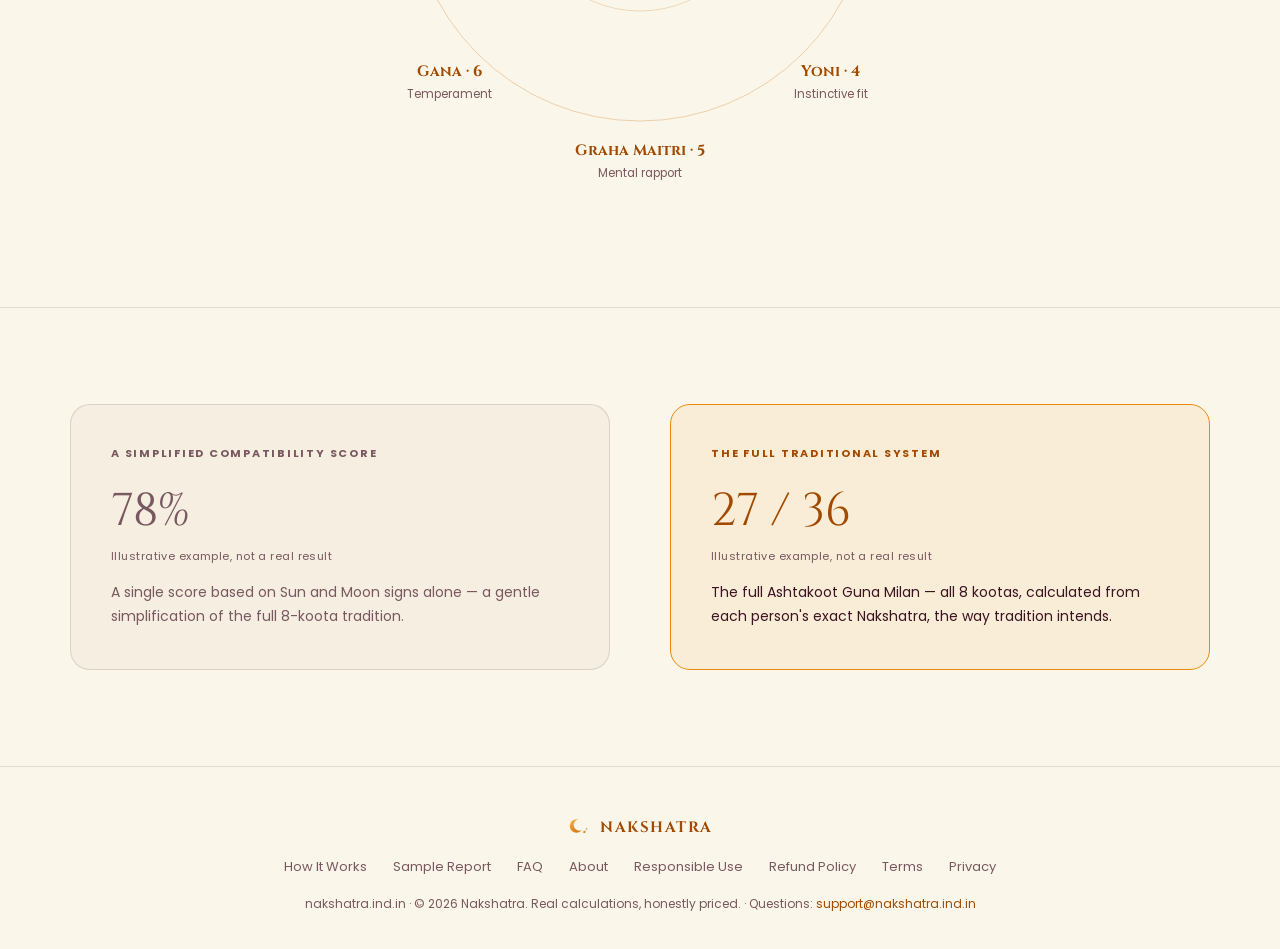
<file: kundli-matching.html>
<!doctype html>
<html lang="en">
<head>
<meta charset="utf-8">
<meta name="viewport" content="width=device-width, initial-scale=1">
<title>Kundli Matching — Ashtakoot Guna Milan | Nakshatra</title>
<meta name="description" content="Real Kundli Matching for marriage compatibility — the traditional 36-point, 8-koota Ashtakoot Guna Milan, calculated from real planetary positions, free on Nakshatra.">
<link rel="icon" href="data:image/svg+xml,%3Csvg xmlns='http://www.w3.org/2000/svg' viewBox='0 0 56 56'%3E%3Cdefs%3E%3ClinearGradient id='g' x1='0%25' y1='0%25' x2='100%25' y2='100%25'%3E%3Cstop offset='0%25' stop-color='%23e8c687'/%3E%3Cstop offset='100%25' stop-color='%23c9a15f'/%3E%3C/linearGradient%3E%3Cmask id='m'%3E%3Crect width='56' height='56' fill='white'/%3E%3Ccircle cx='32' cy='20' r='15' fill='black'/%3E%3C/mask%3E%3C/defs%3E%3Crect width='56' height='56' fill='%230d0820'/%3E%3Ccircle cx='24' cy='23' r='17' fill='url(%23g)' mask='url(%23m)'/%3E%3C/svg%3E">
<link rel="preconnect" href="https://fonts.googleapis.com">
<link rel="preconnect" href="https://fonts.gstatic.com" crossorigin>
<link href="https://fonts.googleapis.com/css2?family=Cinzel:wght@600;700;800&amp;family=Poppins:wght@400;500;600;700&amp;display=swap" rel="stylesheet">
<link rel="stylesheet" href="style.css">
<link rel="stylesheet" href="kundli-matching.css">
</head>
<body>
<div id="stars-bg"></div>

<header>
  <nav class="nk-nav">
    <a href="index.html" class="nk-logo" aria-label="Nakshatra home">
      <svg width="30" height="30" viewBox="0 0 56 56" aria-hidden="true">
        <defs>
          <linearGradient id="navGold" x1="0%" y1="0%" x2="100%" y2="100%"><stop offset="0%" stop-color="#ffb246"/><stop offset="100%" stop-color="#c4690a"/></linearGradient>
          <mask id="navMask"><rect width="56" height="56" fill="white"/><circle cx="32" cy="20" r="15" fill="black"/></mask>
        </defs>
        <circle cx="24" cy="23" r="17" fill="url(#navGold)" mask="url(#navMask)"/>
        <circle cx="44" cy="38" r="3" fill="url(#navGold)"/><circle cx="50" cy="30" r="1.8" fill="url(#navGold)"/>
        <line x1="44" y1="38" x2="50" y2="30" stroke="#c4690a" stroke-width="1.2" opacity="0.6"/>
      </svg>
      <span class="nk-logo-word">NAKSHATRA</span>
    </a>
    <div class="nk-nav-links">
      <a href="index.html" class="nk-nav-link" data-i18n="nav.home">Home</a>
      <a href="kundli-matching.html" class="nk-nav-link" aria-current="page" data-i18n="nav.kundli">Kundli Matching</a>
      <a href="pricing.html" class="nk-nav-link" data-i18n="nav.pricing">Pricing</a>
      <a href="about.html" class="nk-nav-link" data-i18n="nav.about">About</a>
    </div>
    <div class="nk-nav-actions">
      <a href="index.html?auth=login" class="nk-btn-ghost" data-i18n="nav.login">Log In</a>
      <a href="index.html?auth=signup" class="nk-btn nk-btn-primary" data-i18n="nav.start">Start Free</a>
      <div class="nk-lang-toggle-wrap">
        <button class="nk-lang-toggle" type="button" data-i18n-aria="nav.lang_aria" aria-label="Change language" aria-haspopup="true" aria-expanded="false">&#127760;</button>
        <div class="nk-lang-menu">
          <button type="button" data-lang="en">English</button>
          <button type="button" data-lang="hi">हिन्दी</button>
        </div>
      </div>
      <button class="nk-nav-toggle" type="button" data-i18n-aria="nav.menu_aria" aria-label="Open menu" aria-expanded="false">
        <svg width="20" height="20" viewBox="0 0 24 24" fill="none" stroke="currentColor" stroke-width="1.8" stroke-linecap="round"><line x1="3" y1="6" x2="21" y2="6"/><line x1="3" y1="12" x2="21" y2="12"/><line x1="3" y1="18" x2="21" y2="18"/></svg>
      </button>
    </div>
  </nav>
  <div class="nk-mobile-menu">
    <a href="index.html" data-i18n="nav.home">Home</a>
    <a href="kundli-matching.html" aria-current="page" data-i18n="nav.kundli">Kundli Matching</a>
    <a href="pricing.html" data-i18n="nav.pricing">Pricing</a>
    <a href="about.html" data-i18n="nav.about">About</a>
    <a href="index.html?auth=login" class="nk-mobile-login" data-i18n="nav.login">Log In</a>
    <a href="index.html?auth=signup" class="nk-btn nk-btn-primary" data-i18n="nav.start">Start Free</a>
  </div>
</header>

<main>

  <!-- ================= HERO ================= -->
  <section class="nk-km-hero">
    <div class="nk-km-wheels" aria-hidden="true">
      <svg viewBox="0 0 360 360" class="nk-km-wheel nk-km-wheel--a">
        <g transform="translate(180,180)" stroke="#c4690a" fill="none" opacity="0.4"><circle r="160" stroke-width="1"/><circle r="110" stroke-width="0.8"/></g>
        <g fill="#c4690a" transform="translate(180,180)" opacity="0.8"><circle cx="-50" cy="-90" r="4"/><circle cx="60" cy="-40" r="5"/><circle cx="20" cy="70" r="4"/></g>
      </svg>
      <svg viewBox="0 0 360 360" class="nk-km-wheel nk-km-wheel--b">
        <g transform="translate(180,180)" stroke="#b4533c" fill="none" opacity="0.4"><circle r="160" stroke-width="1"/><circle r="110" stroke-width="0.8"/></g>
        <g fill="#b4533c" transform="translate(180,180)" opacity="0.8"><circle cx="60" cy="-80" r="4"/><circle cx="-40" cy="20" r="5"/><circle cx="30" cy="90" r="4"/></g>
      </svg>
    </div>
    <div class="nk-wrap nk-km-hero-inner">
      <div class="nk-eyebrow" data-i18n="km.eyebrow">Free on Nakshatra</div>
      <h1 class="nk-km-title" data-i18n-html="km.hero_title_html">Real Kundli Matching,<br>gently done in full.</h1>
      <p class="nk-km-sub" data-i18n="km.hero_sub">The traditional Ashtakoot Guna Milan for marriage compatibility — the same 36-point, 8-koota system a family astrologer would use, calculated from real planetary positions, never estimated.</p>
      <div class="nk-km-cta-row"><a href="index.html?go=match" class="nk-btn nk-btn-primary" id="match-free" data-i18n="km.cta">Match kundlis free</a></div>
      <p class="nk-km-note" data-i18n="km.cta_note">Free · no sign-up needed · nothing is saved</p>
    </div>
  </section>

  <!-- ================= THE 8 KOOTAS ================= -->
  <section class="nk-section nk-section-bordered">
    <div class="nk-wrap">
      <div class="nk-km-system-head">
        <div class="nk-eyebrow" data-i18n="km.system_eyebrow">The System</div>
        <h2 class="nk-h2" data-i18n="km.system_title">Eight kootas. Thirty-six points.</h2>
        <p class="nk-km-system-sub" data-i18n="km.system_sub">Each koota gently measures a different dimension of compatibility — all of it starting from one number: each person's exact Nakshatra at birth.</p>
      </div>

      <!-- Radial diagram: desktop / tablet -->
      <div class="nk-koota-wheel">
        <svg viewBox="0 0 640 640" class="nk-koota-guides" aria-hidden="true">
          <circle cx="320" cy="320" r="230" stroke="#c4690a" stroke-width="1" fill="none" opacity="0.28"/>
          <circle cx="320" cy="320" r="120" stroke="#c4690a" stroke-width="1" fill="none" opacity="0.22"/>
        </svg>
        <div class="nk-koota-center">
          <div class="nk-koota-total">36</div>
          <div class="nk-koota-total-label" data-i18n="km.total_points">Total Points</div>
        </div>
        <div class="koota-node" style="left:50%;top:7.8%">
          <div class="nk-koota-name">Varna · 1</div>
          <div class="nk-koota-desc" data-i18n="km.koota1_desc">Spiritual alignment</div>
        </div>
        <div class="koota-node" style="left:79.8%;top:20.2%">
          <div class="nk-koota-name">Vashya · 2</div>
          <div class="nk-koota-desc" data-i18n="km.koota2_desc">Attraction &amp; power</div>
        </div>
        <div class="koota-node" style="left:92.2%;top:50%">
          <div class="nk-koota-name">Tara · 3</div>
          <div class="nk-koota-desc" data-i18n="km.koota3_desc">Birth-star harmony</div>
        </div>
        <div class="koota-node" style="left:79.8%;top:79.8%">
          <div class="nk-koota-name">Yoni · 4</div>
          <div class="nk-koota-desc" data-i18n="km.koota4_desc">Instinctive fit</div>
        </div>
        <div class="koota-node" style="left:50%;top:92.2%">
          <div class="nk-koota-name">Graha Maitri · 5</div>
          <div class="nk-koota-desc" data-i18n="km.koota5_desc">Mental rapport</div>
        </div>
        <div class="koota-node" style="left:20.2%;top:79.8%">
          <div class="nk-koota-name">Gana · 6</div>
          <div class="nk-koota-desc" data-i18n="km.koota6_desc">Temperament</div>
        </div>
        <div class="koota-node" style="left:7.8%;top:50%">
          <div class="nk-koota-name">Bhakoot · 7</div>
          <div class="nk-koota-desc" data-i18n="km.koota7_desc">Family harmony</div>
        </div>
        <div class="koota-node" style="left:20.2%;top:20.2%">
          <div class="nk-koota-name">Nadi · 8</div>
          <div class="nk-koota-desc" data-i18n="km.koota8_desc">Health &amp; genetics</div>
        </div>
      </div>

      <!-- Same 8 kootas as a simple list: shown on small screens instead of the radial diagram -->
      <div class="nk-koota-list">
        <div class="nk-koota-list-item"><span class="nk-koota-list-name">Varna · 1</span><span class="nk-koota-list-desc" data-i18n="km.koota1_desc">Spiritual alignment</span></div>
        <div class="nk-koota-list-item"><span class="nk-koota-list-name">Vashya · 2</span><span class="nk-koota-list-desc" data-i18n="km.koota2_desc">Attraction &amp; power</span></div>
        <div class="nk-koota-list-item"><span class="nk-koota-list-name">Tara · 3</span><span class="nk-koota-list-desc" data-i18n="km.koota3_desc">Birth-star harmony</span></div>
        <div class="nk-koota-list-item"><span class="nk-koota-list-name">Yoni · 4</span><span class="nk-koota-list-desc" data-i18n="km.koota4_desc">Instinctive fit</span></div>
        <div class="nk-koota-list-item"><span class="nk-koota-list-name">Graha Maitri · 5</span><span class="nk-koota-list-desc" data-i18n="km.koota5_desc">Mental rapport</span></div>
        <div class="nk-koota-list-item"><span class="nk-koota-list-name">Gana · 6</span><span class="nk-koota-list-desc" data-i18n="km.koota6_desc">Temperament</span></div>
        <div class="nk-koota-list-item"><span class="nk-koota-list-name">Bhakoot · 7</span><span class="nk-koota-list-desc" data-i18n="km.koota7_desc">Family harmony</span></div>
        <div class="nk-koota-list-item"><span class="nk-koota-list-name">Nadi · 8</span><span class="nk-koota-list-desc" data-i18n="km.koota8_desc">Health &amp; genetics</span></div>
        <div class="nk-koota-list-total"><span>36</span> <span data-i18n="km.total_points_list">total points</span></div>
      </div>
    </div>
  </section>

  <!-- ================= WHY IT'S DIFFERENT ================= -->
  <section class="nk-section nk-section-bordered">
    <div class="nk-wrap nk-km-compare">
      <div class="nk-card nk-km-compare-card nk-km-compare-card--dim">
        <div class="nk-km-compare-label" data-i18n="km.compare_left_label">A simplified compatibility score</div>
        <div class="nk-km-compare-num">78%</div>
        <div class="nk-km-compare-note" data-i18n="km.compare_note">Illustrative example, not a real result</div>
        <p class="nk-km-compare-desc" data-i18n="km.compare_left_desc">A single score based on Sun and Moon signs alone — a gentle simplification of the full 8-koota tradition.</p>
      </div>
      <div class="nk-card nk-km-compare-card nk-km-compare-card--gold">
        <div class="nk-km-compare-label nk-km-compare-label--gold" data-i18n="km.compare_right_label">The full traditional system</div>
        <div class="nk-km-compare-num nk-km-compare-num--gold">27 / 36</div>
        <div class="nk-km-compare-note" data-i18n="km.compare_note">Illustrative example, not a real result</div>
        <p class="nk-km-compare-desc nk-km-compare-desc--bright" data-i18n="km.compare_right_desc">The full Ashtakoot Guna Milan — all 8 kootas, calculated from each person's exact Nakshatra, the way tradition intends.</p>
      </div>
    </div>
  </section>

</main>

<footer class="nk-footer">
  <div class="nk-wrap nk-footer-inner">
    <a href="index.html" class="nk-logo" aria-label="Nakshatra home">
      <svg width="22" height="22" viewBox="0 0 56 56" aria-hidden="true">
        <defs>
          <linearGradient id="footGold" x1="0%" y1="0%" x2="100%" y2="100%"><stop offset="0%" stop-color="#ffb246"/><stop offset="100%" stop-color="#c4690a"/></linearGradient>
          <mask id="footMask"><rect width="56" height="56" fill="white"/><circle cx="32" cy="20" r="15" fill="black"/></mask>
        </defs>
        <circle cx="24" cy="23" r="17" fill="url(#footGold)" mask="url(#footMask)"/>
        <circle cx="44" cy="38" r="3" fill="url(#footGold)"/><circle cx="50" cy="30" r="1.8" fill="url(#footGold)"/>
        <line x1="44" y1="38" x2="50" y2="30" stroke="#c4690a" stroke-width="1.2" opacity="0.6"/>
      </svg>
      <span class="nk-logo-word" style="font-size:15px">NAKSHATRA</span>
    </a>
    <div class="nk-footer-links">
      <a href="how-it-works.html" data-i18n="footer.how">How It Works</a>
      <a href="sample-report.html" data-i18n="footer.sample">Sample Report</a>
      <a href="faq.html" data-i18n="footer.faq">FAQ</a>
      <a href="about.html" data-i18n="nav.about">About</a>
      <a href="responsible-guidance.html" data-i18n="footer.responsible">Responsible Use</a>
      <a href="refund-policy.html" data-i18n="footer.refund">Refund Policy</a>
      <a href="terms.html" data-i18n="footer.terms">Terms</a>
      <a href="privacy.html" data-i18n="footer.privacy">Privacy</a>
    </div>
    <div class="nk-footer-fine" data-i18n-html="footer.fine_html">nakshatra.ind.in · © 2026 Nakshatra. Real calculations, honestly priced. · Questions: <a href="mailto:support@nakshatra.ind.in">support@nakshatra.ind.in</a></div>
  </div>
</footer>

<script src="marketing-i18n.js"></script>
<script src="main.js"></script>
<script src="marketing-lang.js"></script>
</body>
</html>
</file>
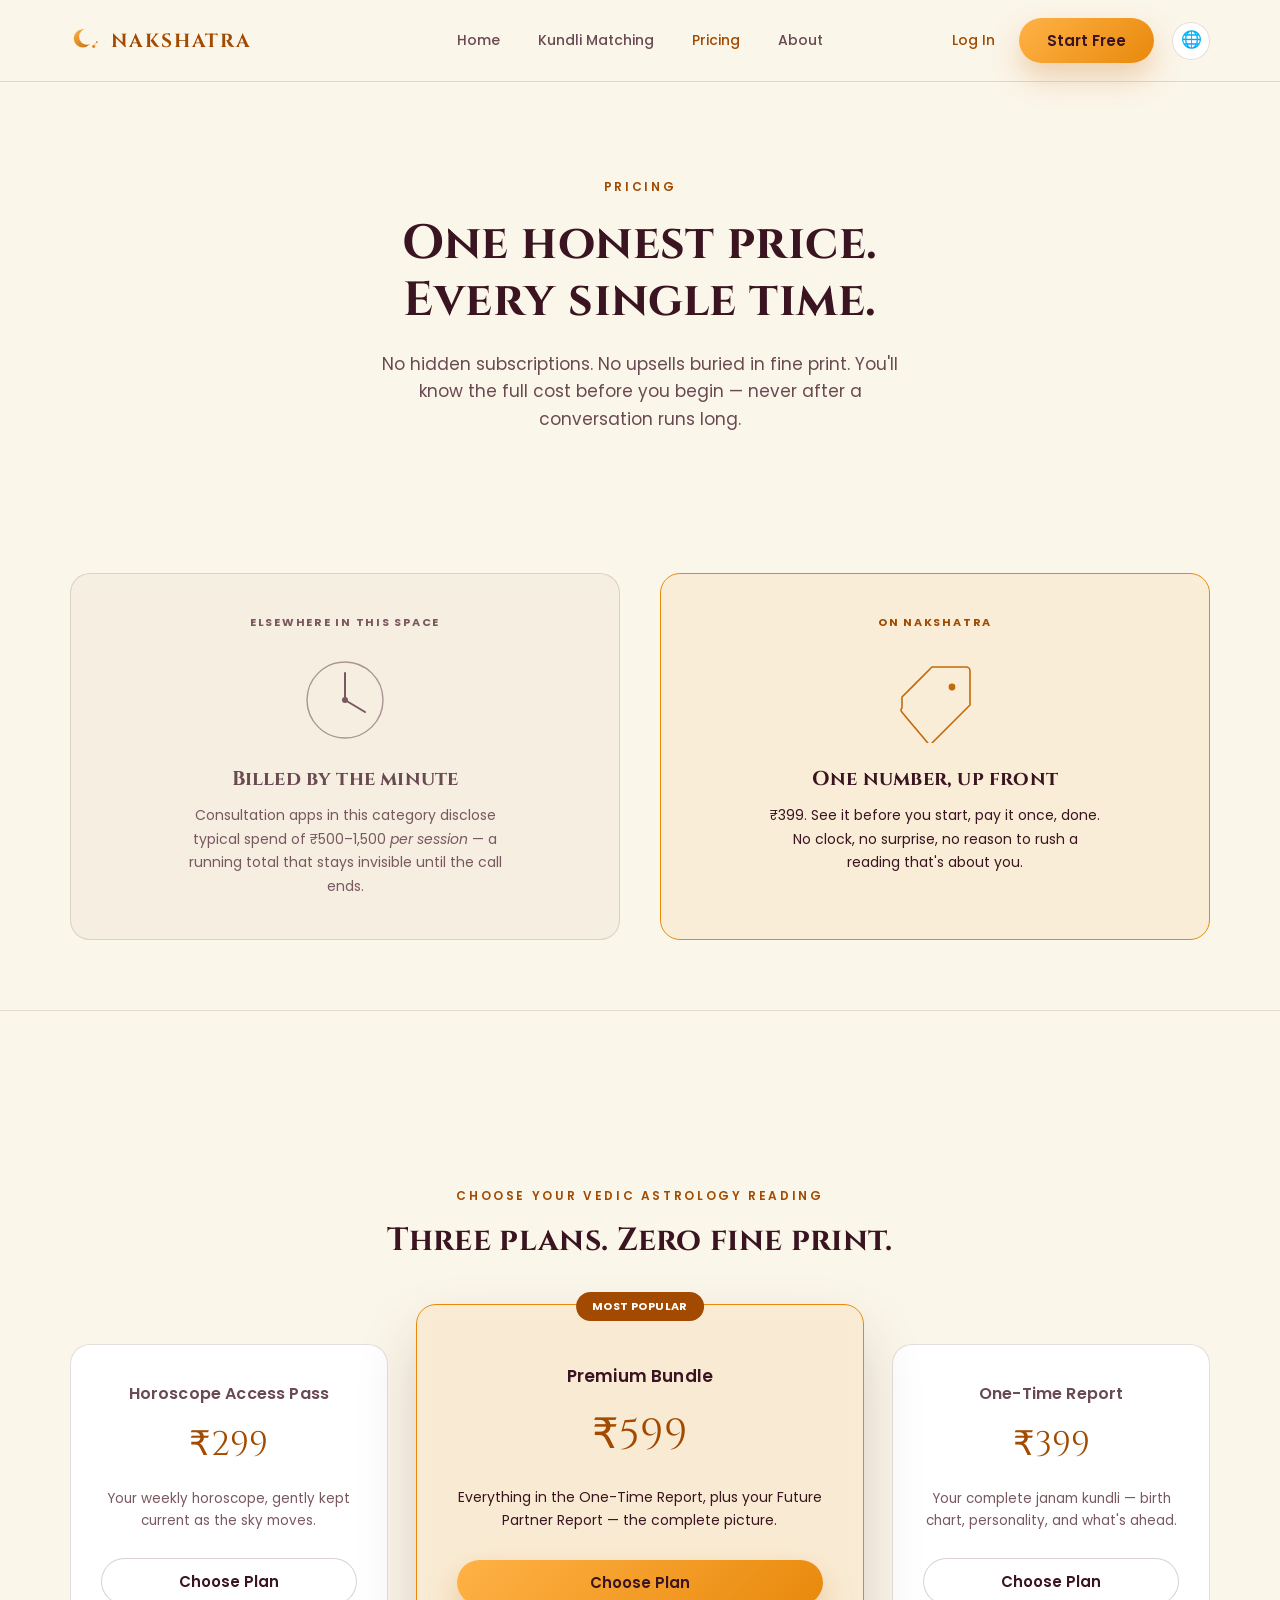
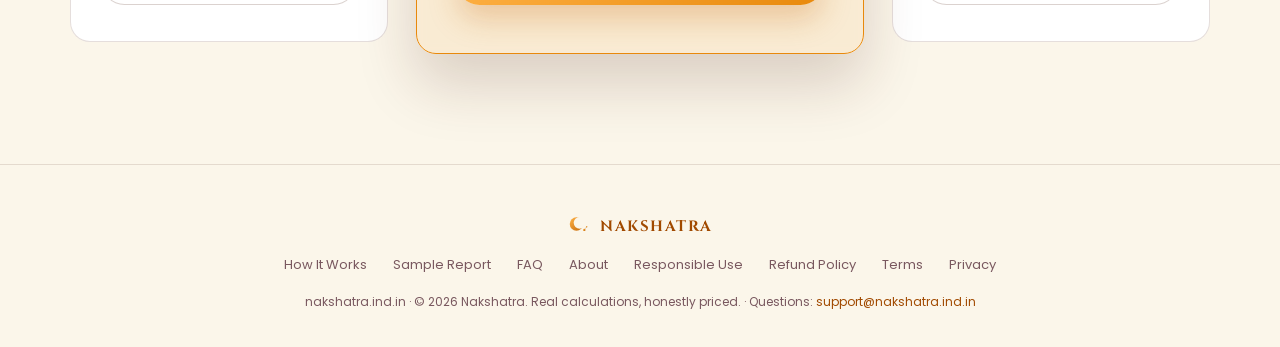
<file: pricing.html>
<!doctype html>
<html lang="en">
<head>
<meta charset="utf-8">
<meta name="viewport" content="width=device-width, initial-scale=1">
<title>Pricing — One Honest Price | Nakshatra</title>
<meta name="description" content="Nakshatra pricing: Horoscope Access Pass ₹299, One-Time Report ₹399, Premium Bundle ₹599. One clear price shown upfront — no hidden subscriptions, no billing by the minute.">
<link rel="icon" href="data:image/svg+xml,%3Csvg xmlns='http://www.w3.org/2000/svg' viewBox='0 0 56 56'%3E%3Cdefs%3E%3ClinearGradient id='g' x1='0%25' y1='0%25' x2='100%25' y2='100%25'%3E%3Cstop offset='0%25' stop-color='%23e8c687'/%3E%3Cstop offset='100%25' stop-color='%23c9a15f'/%3E%3C/linearGradient%3E%3Cmask id='m'%3E%3Crect width='56' height='56' fill='white'/%3E%3Ccircle cx='32' cy='20' r='15' fill='black'/%3E%3C/mask%3E%3C/defs%3E%3Crect width='56' height='56' fill='%230d0820'/%3E%3Ccircle cx='24' cy='23' r='17' fill='url(%23g)' mask='url(%23m)'/%3E%3C/svg%3E">
<link rel="preconnect" href="https://fonts.googleapis.com">
<link rel="preconnect" href="https://fonts.gstatic.com" crossorigin>
<link href="https://fonts.googleapis.com/css2?family=Cinzel:wght@600;700;800&amp;family=Poppins:ital,wght@0,400;0,500;0,600;0,700;1,400&amp;display=swap" rel="stylesheet">
<link rel="stylesheet" href="style.css">
<link rel="stylesheet" href="pricing.css">
</head>
<body>
<div id="stars-bg"></div>

<header>
  <nav class="nk-nav">
    <a href="index.html" class="nk-logo" aria-label="Nakshatra home">
      <svg width="30" height="30" viewBox="0 0 56 56" aria-hidden="true">
        <defs>
          <linearGradient id="navGold" x1="0%" y1="0%" x2="100%" y2="100%"><stop offset="0%" stop-color="#ffb246"/><stop offset="100%" stop-color="#c4690a"/></linearGradient>
          <mask id="navMask"><rect width="56" height="56" fill="white"/><circle cx="32" cy="20" r="15" fill="black"/></mask>
        </defs>
        <circle cx="24" cy="23" r="17" fill="url(#navGold)" mask="url(#navMask)"/>
        <circle cx="44" cy="38" r="3" fill="url(#navGold)"/><circle cx="50" cy="30" r="1.8" fill="url(#navGold)"/>
        <line x1="44" y1="38" x2="50" y2="30" stroke="#c4690a" stroke-width="1.2" opacity="0.6"/>
      </svg>
      <span class="nk-logo-word">NAKSHATRA</span>
    </a>
    <div class="nk-nav-links">
      <a href="index.html" class="nk-nav-link" data-i18n="nav.home">Home</a>
      <a href="kundli-matching.html" class="nk-nav-link" data-i18n="nav.kundli">Kundli Matching</a>
      <a href="pricing.html" class="nk-nav-link" aria-current="page" data-i18n="nav.pricing">Pricing</a>
      <a href="about.html" class="nk-nav-link" data-i18n="nav.about">About</a>
    </div>
    <div class="nk-nav-actions">
      <a href="index.html?auth=login" class="nk-btn-ghost" data-i18n="nav.login">Log In</a>
      <a href="index.html?auth=signup" class="nk-btn nk-btn-primary" data-i18n="nav.start">Start Free</a>
      <div class="nk-lang-toggle-wrap">
        <button class="nk-lang-toggle" type="button" data-i18n-aria="nav.lang_aria" aria-label="Change language" aria-haspopup="true" aria-expanded="false">&#127760;</button>
        <div class="nk-lang-menu">
          <button type="button" data-lang="en">English</button>
          <button type="button" data-lang="hi">हिन्दी</button>
        </div>
      </div>
      <button class="nk-nav-toggle" type="button" data-i18n-aria="nav.menu_aria" aria-label="Open menu" aria-expanded="false">
        <svg width="20" height="20" viewBox="0 0 24 24" fill="none" stroke="currentColor" stroke-width="1.8" stroke-linecap="round"><line x1="3" y1="6" x2="21" y2="6"/><line x1="3" y1="12" x2="21" y2="12"/><line x1="3" y1="18" x2="21" y2="18"/></svg>
      </button>
    </div>
  </nav>
  <div class="nk-mobile-menu">
    <a href="index.html" data-i18n="nav.home">Home</a>
    <a href="kundli-matching.html" data-i18n="nav.kundli">Kundli Matching</a>
    <a href="pricing.html" aria-current="page" data-i18n="nav.pricing">Pricing</a>
    <a href="about.html" data-i18n="nav.about">About</a>
    <a href="index.html?auth=login" class="nk-mobile-login" data-i18n="nav.login">Log In</a>
    <a href="index.html?auth=signup" class="nk-btn nk-btn-primary" data-i18n="nav.start">Start Free</a>
  </div>
</header>

<main>

  <!-- ================= HERO ================= -->
  <section class="nk-pr-hero">
    <div class="nk-wrap">
      <div class="nk-eyebrow" data-i18n="pricing.eyebrow">Pricing</div>
      <h1 class="nk-pr-title" data-i18n-html="pricing.hero_title_html">One honest price.<br>Every single time.</h1>
      <p class="nk-pr-sub" data-i18n="pricing.hero_sub">No hidden subscriptions. No upsells buried in fine print. You'll know the full cost before you begin — never after a conversation runs long.</p>
    </div>
  </section>

  <!-- ================= METER VS TAG COMPARISON ================= -->
  <section class="nk-section-tight">
    <div class="nk-wrap nk-pr-compare">
      <div class="nk-card nk-pr-compare-card nk-pr-compare-card--dim">
        <div class="nk-pr-compare-label" data-i18n="pricing.compare_left_label">Elsewhere in this space</div>
        <svg width="86" height="86" viewBox="0 0 86 86" class="nk-pr-compare-icon" aria-hidden="true">
          <circle cx="43" cy="43" r="38" stroke="#79585f" stroke-width="1.4" fill="none" opacity="0.6"/>
          <line x1="43" y1="43" x2="43" y2="16" stroke="#79585f" stroke-width="2" stroke-linecap="round"/>
          <line x1="43" y1="43" x2="63" y2="55" stroke="#79585f" stroke-width="2" stroke-linecap="round"/>
          <circle cx="43" cy="43" r="3" fill="#79585f"/>
        </svg>
        <h3 class="nk-pr-compare-title nk-pr-compare-title--dim" data-i18n="pricing.compare_left_title">Billed by the minute</h3>
        <p class="nk-pr-compare-desc" data-i18n-html="pricing.compare_left_desc_html">Consultation apps in this category disclose typical spend of ₹500–1,500 <em>per session</em> — a running total that stays invisible until the call ends.</p>
      </div>
      <div class="nk-card nk-pr-compare-card nk-pr-compare-card--gold">
        <div class="nk-pr-compare-label nk-pr-compare-label--gold" data-i18n="pricing.compare_right_label">On Nakshatra</div>
        <svg width="86" height="86" viewBox="0 0 86 86" class="nk-pr-compare-icon" aria-hidden="true">
          <path d="M10 40 40 10h34a4 4 0 0 1 4 4v34l-38 38a3 3 0 0 1-4.2 0L10 55.2a3 3 0 0 1 0-4.2Z" stroke="#c4690a" stroke-width="1.6" fill="none"/>
          <circle cx="60" cy="30" r="3.4" fill="#c4690a"/>
        </svg>
        <h3 class="nk-pr-compare-title" data-i18n="pricing.compare_right_title">One number, up front</h3>
        <p class="nk-pr-compare-desc nk-pr-compare-desc--bright" data-i18n="pricing.compare_right_desc">₹399. See it before you start, pay it once, done. No clock, no surprise, no reason to rush a reading that's about you.</p>
      </div>
    </div>
  </section>

  <!-- ================= TIERS ================= -->
  <section class="nk-section nk-section-bordered">
    <div class="nk-wrap nk-pr-tiers-wrap">
      <div class="nk-pr-tiers-head">
        <div class="nk-eyebrow" data-i18n="pricing.tiers_eyebrow">Choose Your Vedic Astrology Reading</div>
        <h2 class="nk-h2" data-i18n="pricing.tiers_title">Three plans. Zero fine print.</h2>
      </div>

      <div class="nk-pr-tiers">
        <div class="nk-card nk-pr-tier">
          <h3 class="nk-pr-tier-name" data-i18n="pricing.tier1_name">Horoscope Access Pass</h3>
          <div class="nk-pr-tier-price">₹299</div>
          <p class="nk-pr-tier-desc" data-i18n="pricing.tier1_desc">Your weekly horoscope, gently kept current as the sky moves.</p>
          <a href="index.html?tier=subscription&amp;auth=signup" class="nk-btn nk-btn-secondary nk-pr-tier-btn" data-i18n="pricing.tier_btn">Choose Plan</a>
        </div>

        <div class="nk-card nk-pr-tier nk-pr-tier--featured">
          <span class="nk-pr-tier-badge" data-i18n="pricing.tier2_badge">Most Popular</span>
          <h3 class="nk-pr-tier-name nk-pr-tier-name--featured" data-i18n="pricing.tier2_name">Premium Bundle</h3>
          <div class="nk-pr-tier-price nk-pr-tier-price--featured">₹599</div>
          <p class="nk-pr-tier-desc nk-pr-tier-desc--bright" data-i18n="pricing.tier2_desc">Everything in the One-Time Report, plus your Future Partner Report — the complete picture.</p>
          <a href="index.html?tier=bundle&amp;auth=signup" class="nk-btn nk-btn-primary nk-pr-tier-btn" data-i18n="pricing.tier_btn">Choose Plan</a>
        </div>

        <div class="nk-card nk-pr-tier">
          <h3 class="nk-pr-tier-name" data-i18n="pricing.tier3_name">One-Time Report</h3>
          <div class="nk-pr-tier-price">₹399</div>
          <p class="nk-pr-tier-desc" data-i18n="pricing.tier3_desc">Your complete janam kundli — birth chart, personality, and what's ahead.</p>
          <a href="index.html?tier=onetime&amp;auth=signup" class="nk-btn nk-btn-secondary nk-pr-tier-btn" data-i18n="pricing.tier_btn">Choose Plan</a>
        </div>
      </div>
    </div>
  </section>

</main>

<footer class="nk-footer">
  <div class="nk-wrap nk-footer-inner">
    <a href="index.html" class="nk-logo" aria-label="Nakshatra home">
      <svg width="22" height="22" viewBox="0 0 56 56" aria-hidden="true">
        <defs>
          <linearGradient id="footGold" x1="0%" y1="0%" x2="100%" y2="100%"><stop offset="0%" stop-color="#ffb246"/><stop offset="100%" stop-color="#c4690a"/></linearGradient>
          <mask id="footMask"><rect width="56" height="56" fill="white"/><circle cx="32" cy="20" r="15" fill="black"/></mask>
        </defs>
        <circle cx="24" cy="23" r="17" fill="url(#footGold)" mask="url(#footMask)"/>
        <circle cx="44" cy="38" r="3" fill="url(#footGold)"/><circle cx="50" cy="30" r="1.8" fill="url(#footGold)"/>
        <line x1="44" y1="38" x2="50" y2="30" stroke="#c4690a" stroke-width="1.2" opacity="0.6"/>
      </svg>
      <span class="nk-logo-word" style="font-size:15px">NAKSHATRA</span>
    </a>
    <div class="nk-footer-links">
      <a href="how-it-works.html" data-i18n="footer.how">How It Works</a>
      <a href="sample-report.html" data-i18n="footer.sample">Sample Report</a>
      <a href="faq.html" data-i18n="footer.faq">FAQ</a>
      <a href="about.html" data-i18n="footer.about">About</a>
      <a href="responsible-guidance.html" data-i18n="footer.responsible">Responsible Use</a>
      <a href="refund-policy.html" data-i18n="footer.refund">Refund Policy</a>
      <a href="terms.html" data-i18n="footer.terms">Terms</a>
      <a href="privacy.html" data-i18n="footer.privacy">Privacy</a>
    </div>
    <div class="nk-footer-fine" data-i18n-html="footer.fine_html">nakshatra.ind.in · © 2026 Nakshatra. Real calculations, honestly priced. · Questions: <a href="mailto:support@nakshatra.ind.in">support@nakshatra.ind.in</a></div>
  </div>
</footer>

<script src="marketing-i18n.js"></script>
<script src="main.js"></script>
<script src="marketing-lang.js"></script>
</body>
</html>
</file>
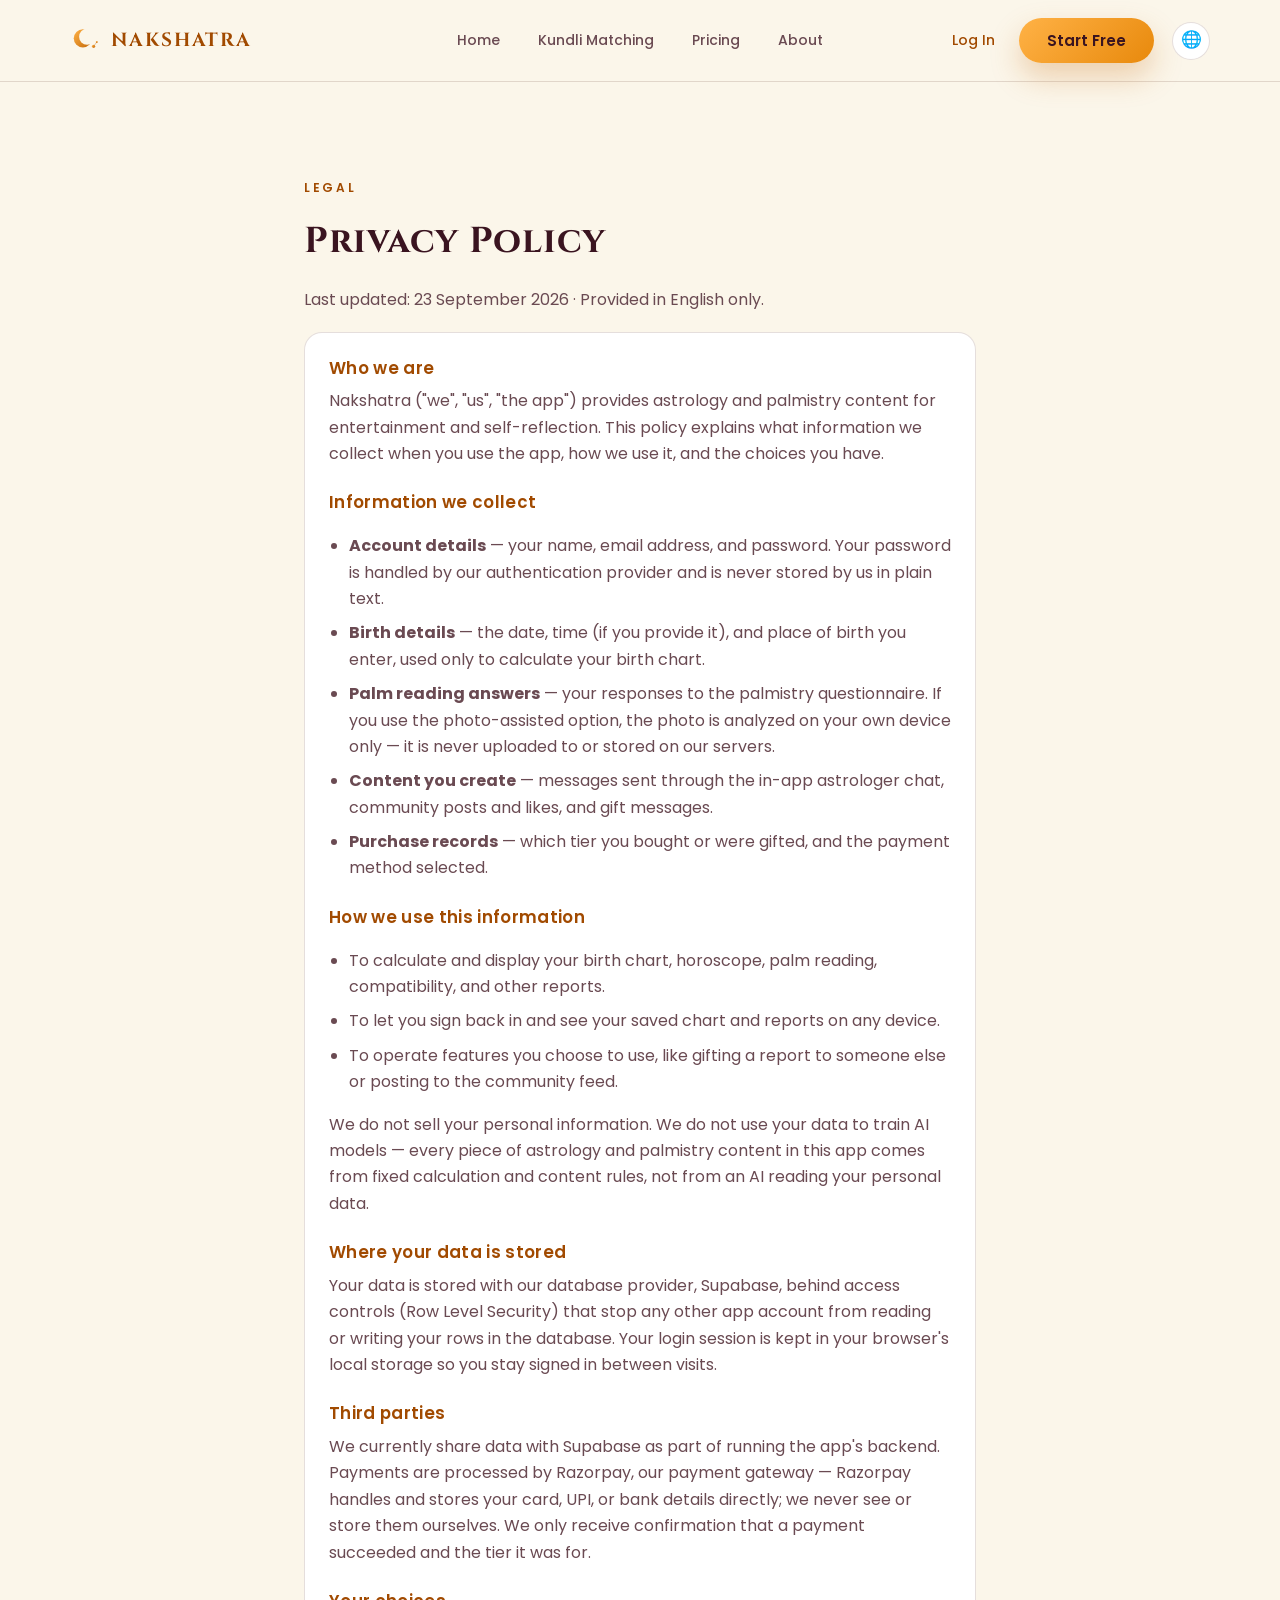
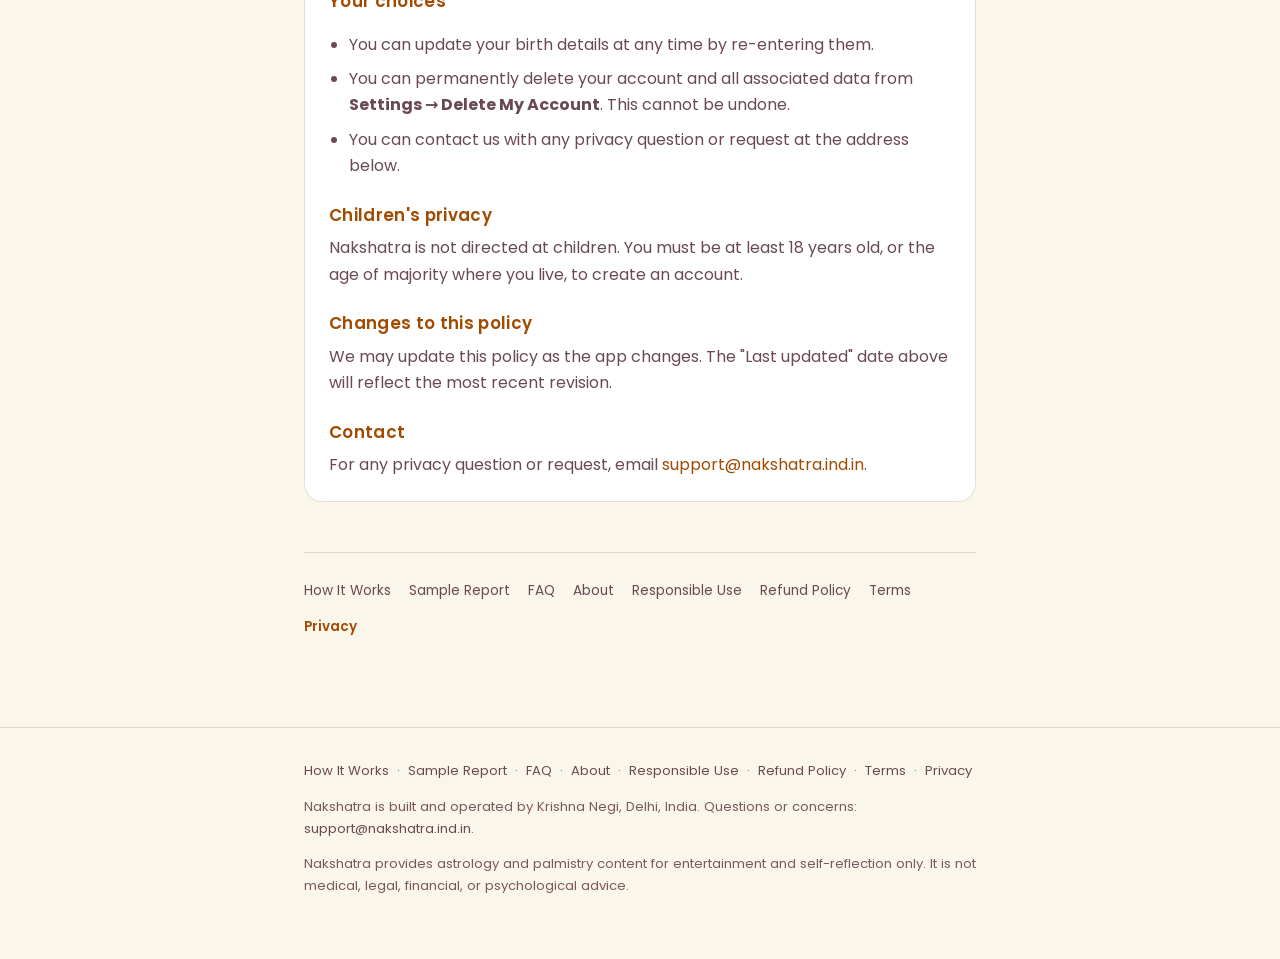
<file: privacy.html>
<!DOCTYPE html>
<html lang="en">
<head>
<meta charset="UTF-8">
<meta name="viewport" content="width=device-width, initial-scale=1.0">
<title>Privacy Policy — Nakshatra</title>
<meta name="description" content="Nakshatra's Privacy Policy: what data we collect, how it's used, where it's stored, and your choices — including account deletion.">
<link rel="canonical" href="https://nakshatra.ind.in/privacy.html">
<meta name="robots" content="index, follow">
<link rel="icon" href="/favicon.ico" sizes="any">
<link rel="preconnect" href="https://fonts.googleapis.com">
<link rel="preconnect" href="https://fonts.gstatic.com" crossorigin>
<link href="https://fonts.googleapis.com/css2?family=Cinzel:wght@500;600;700&family=Poppins:wght@400;500;600;700&display=swap" rel="stylesheet">
<link rel="stylesheet" href="style.css">
<style>
:root {
  --navy-0: #3a1420; --navy-1: #fffdf8; --navy-2: #fff4e0;
  --plum: #b4533c; --plum-light: #7a3a00;
  --gold: #e8890c; --gold-bright: #a14a00;
  --text: #3a1420; --text-dim: #6a4a52; --text-faint: #79585f;
  --surface: #ffffff; --surface-2: #fff4e0;
  --border: rgba(94,52,38,0.16); --border-strong: rgba(94,52,38,0.3);
  --success: #0f7a43; --danger: #a31d15;
  --radius: 18px; --radius-sm: 12px;
}
* { box-sizing: border-box; }
html { scroll-behavior: smooth; }
body {
  margin: 0;
  background: #fbf6ea;
  color: var(--text-dim);
  font-family: 'Poppins', 'Segoe UI', system-ui, -apple-system, sans-serif;
  line-height: 1.65;
  -webkit-font-smoothing: antialiased;
}
h1, h2, h3, .display { font-family: 'Cinzel', 'Playfair Display', Georgia, serif; letter-spacing: 0.02em; color: var(--text); margin: 0 0 10px; }
p { margin: 0 0 14px; }
a { color: var(--gold-bright); }
.wrap { max-width: 720px; margin: 0 auto; padding: 0 24px; }

header.top {
  position: sticky; top: 0; z-index: 10; backdrop-filter: blur(10px);
  background: rgba(251,246,234,0.94); border-bottom: 1px solid var(--border);
  padding: 16px 24px;
}
header.top .wrap { display: flex; align-items: center; justify-content: space-between; max-width: 760px; }
.brand { display: flex; align-items: center; gap: 8px; font-family: 'Cinzel', serif; color: var(--text); font-size: 1.05rem; text-decoration: none; }
.brand .moon { color: var(--gold-bright); }
.back-link { font-size: 0.85rem; color: var(--text-dim); text-decoration: none; display: flex; align-items: center; gap: 6px; }
.back-link:hover { color: var(--gold-bright); }

main { padding: 96px 0 32px; }
@media (max-width: 900px) {
  main { padding: 56px 0 24px; }
}

.eyebrow { color: var(--gold-bright); letter-spacing: 0.22em; font-size: 12px; text-transform: uppercase; font-weight: 600; }
h1.page-title { font-size: clamp(26px, 5vw, 36px); margin: 12px 0 16px; text-wrap: balance; }
p.lead { color: var(--text-dim); font-size: 16px; max-width: 640px; }

.card {
  background: var(--surface); border: 1px solid var(--border); border-radius: var(--radius);
  padding: 22px 24px; margin: 18px 0;
}
.card h3 { font-size: 1.05rem; color: var(--gold-bright); font-family: 'Poppins', sans-serif; font-weight: 600; margin: 22px 0 6px; }
.card h3:first-child { margin-top: 0; }
.card + .card { margin-top: 14px; }
.card ul { padding-left: 20px; color: var(--text-dim); }
.card li { margin-bottom: 8px; }
.card li:last-child { margin-bottom: 0; }

.pagenav { list-style: none; padding: 0; margin: 0; display: flex; flex-wrap: wrap; gap: 10px 18px; }
.pagenav a { font-size: 0.85rem; text-decoration: none; color: var(--text-dim); }
.pagenav a:hover { color: var(--gold-bright); }
.pagenav a.current { color: var(--gold-bright); font-weight: 600; }

footer.site {
  border-top: 1px solid var(--border); margin-top: 56px; padding: 32px 0 48px;
  color: var(--text-faint); font-size: 0.82rem;
}
footer.site a { color: var(--text-dim); }
footer.site a:hover { color: var(--gold-bright); }
</style>
</head>
<body>
<div id="stars-bg"></div>

<header>
  <nav class="nk-nav">
    <a href="index.html" class="nk-logo" aria-label="Nakshatra home">
      <svg width="30" height="30" viewBox="0 0 56 56" aria-hidden="true">
        <defs>
          <linearGradient id="navGold" x1="0%" y1="0%" x2="100%" y2="100%"><stop offset="0%" stop-color="#ffb246"/><stop offset="100%" stop-color="#c4690a"/></linearGradient>
          <mask id="navMask"><rect width="56" height="56" fill="white"/><circle cx="32" cy="20" r="15" fill="black"/></mask>
        </defs>
        <circle cx="24" cy="23" r="17" fill="url(#navGold)" mask="url(#navMask)"/>
        <circle cx="44" cy="38" r="3" fill="url(#navGold)"/><circle cx="50" cy="30" r="1.8" fill="url(#navGold)"/>
        <line x1="44" y1="38" x2="50" y2="30" stroke="#c4690a" stroke-width="1.2" opacity="0.6"/>
      </svg>
      <span class="nk-logo-word">NAKSHATRA</span>
    </a>
    <div class="nk-nav-links">
      <a href="index.html" class="nk-nav-link" data-i18n="nav.home">Home</a>
      <a href="kundli-matching.html" class="nk-nav-link" data-i18n="nav.kundli">Kundli Matching</a>
      <a href="pricing.html" class="nk-nav-link" data-i18n="nav.pricing">Pricing</a>
      <a href="about.html" class="nk-nav-link" data-i18n="nav.about">About</a>
    </div>
    <div class="nk-nav-actions">
      <a href="index.html?auth=login" class="nk-btn-ghost" data-i18n="nav.login">Log In</a>
      <a href="index.html?auth=signup" class="nk-btn nk-btn-primary" data-i18n="nav.start">Start Free</a>
      <div class="nk-lang-toggle-wrap">
        <button class="nk-lang-toggle" type="button" data-i18n-aria="nav.lang_aria" aria-label="Change language" aria-haspopup="true" aria-expanded="false">&#127760;</button>
        <div class="nk-lang-menu">
          <button type="button" data-lang="en">English</button>
          <button type="button" data-lang="hi">हिन्दी</button>
        </div>
      </div>
      <button class="nk-nav-toggle" type="button" data-i18n-aria="nav.menu_aria" aria-label="Open menu" aria-expanded="false">
        <svg width="20" height="20" viewBox="0 0 24 24" fill="none" stroke="currentColor" stroke-width="1.8" stroke-linecap="round"><line x1="3" y1="6" x2="21" y2="6"/><line x1="3" y1="12" x2="21" y2="12"/><line x1="3" y1="18" x2="21" y2="18"/></svg>
      </button>
    </div>
  </nav>
  <div class="nk-mobile-menu">
    <a href="index.html" data-i18n="nav.home">Home</a>
    <a href="kundli-matching.html" data-i18n="nav.kundli">Kundli Matching</a>
    <a href="pricing.html" data-i18n="nav.pricing">Pricing</a>
    <a href="about.html" data-i18n="nav.about">About</a>
    <a href="index.html?auth=login" class="nk-mobile-login" data-i18n="nav.login">Log In</a>
    <a href="index.html?auth=signup" class="nk-btn nk-btn-primary" data-i18n="nav.start">Start Free</a>
  </div>
</header>

<main>
  <div class="wrap">

<p class="eyebrow" data-i18n="legal.eyebrow">Legal</p>
<h1 class="page-title" data-i18n="privacy.title">Privacy Policy</h1>
<p class="lead" data-i18n="privacy.updated">Last updated: 23 September 2026 · Provided in English only.</p>

<div class="card">
  <h3 data-i18n="privacy.h_who">Who we are</h3>
  <p data-i18n="privacy.p_who">Nakshatra ("we", "us", "the app") provides astrology and palmistry content for entertainment and self-reflection. This policy explains what information we collect when you use the app, how we use it, and the choices you have.</p>

  <h3 data-i18n="privacy.h_info">Information we collect</h3>
  <ul>
    <li data-i18n-html="privacy.li_account_html"><strong>Account details</strong> — your name, email address, and password. Your password is handled by our authentication provider and is never stored by us in plain text.</li>
    <li data-i18n-html="privacy.li_birth_html"><strong>Birth details</strong> — the date, time (if you provide it), and place of birth you enter, used only to calculate your birth chart.</li>
    <li data-i18n-html="privacy.li_palm_html"><strong>Palm reading answers</strong> — your responses to the palmistry questionnaire. If you use the photo-assisted option, the photo is analyzed on your own device only — it is never uploaded to or stored on our servers.</li>
    <li data-i18n-html="privacy.li_content_html"><strong>Content you create</strong> — messages sent through the in-app astrologer chat, community posts and likes, and gift messages.</li>
    <li data-i18n-html="privacy.li_purchase_html"><strong>Purchase records</strong> — which tier you bought or were gifted, and the payment method selected.</li>
  </ul>

  <h3 data-i18n="privacy.h_use">How we use this information</h3>
  <ul>
    <li data-i18n="privacy.li_use1">To calculate and display your birth chart, horoscope, palm reading, compatibility, and other reports.</li>
    <li data-i18n="privacy.li_use2">To let you sign back in and see your saved chart and reports on any device.</li>
    <li data-i18n="privacy.li_use3">To operate features you choose to use, like gifting a report to someone else or posting to the community feed.</li>
  </ul>
  <p data-i18n="privacy.p_nosell">We do not sell your personal information. We do not use your data to train AI models — every piece of astrology and palmistry content in this app comes from fixed calculation and content rules, not from an AI reading your personal data.</p>

  <h3 data-i18n="privacy.h_stored">Where your data is stored</h3>
  <p data-i18n="privacy.p_stored">Your data is stored with our database provider, Supabase, behind access controls (Row Level Security) that stop any other app account from reading or writing your rows in the database. Your login session is kept in your browser's local storage so you stay signed in between visits.</p>

  <h3 data-i18n="privacy.h_third">Third parties</h3>
  <p data-i18n="privacy.p_third">We currently share data with Supabase as part of running the app's backend. Payments are processed by Razorpay, our payment gateway — Razorpay handles and stores your card, UPI, or bank details directly; we never see or store them ourselves. We only receive confirmation that a payment succeeded and the tier it was for.</p>

  <h3 data-i18n="privacy.h_choices">Your choices</h3>
  <ul>
    <li data-i18n="privacy.li_choice1">You can update your birth details at any time by re-entering them.</li>
    <li data-i18n-html="privacy.li_choice2_html">You can permanently delete your account and all associated data from <strong>Settings → Delete My Account</strong>. This cannot be undone.</li>
    <li data-i18n="privacy.li_choice3">You can contact us with any privacy question or request at the address below.</li>
  </ul>

  <h3 data-i18n="privacy.h_children">Children's privacy</h3>
  <p data-i18n="privacy.p_children">Nakshatra is not directed at children. You must be at least 18 years old, or the age of majority where you live, to create an account.</p>

  <h3 data-i18n="privacy.h_changes">Changes to this policy</h3>
  <p data-i18n="privacy.p_changes">We may update this policy as the app changes. The "Last updated" date above will reflect the most recent revision.</p>

  <h3 data-i18n="privacy.hcontact">Contact</h3>
  <p style="margin:0" data-i18n-html="privacy.pcontact_html">For any privacy question or request, email <a href="mailto:support@nakshatra.ind.in">support@nakshatra.ind.in</a>.</p>
</div>

    <nav aria-label="More pages" style="margin-top:50px;padding-top:24px;border-top:1px solid var(--border)">
      <ul class="pagenav">
      <li><a href="how-it-works.html" data-i18n="footer.how">How It Works</a></li>
      <li><a href="sample-report.html" data-i18n="footer.sample">Sample Report</a></li>
      <li><a href="faq.html" data-i18n="footer.faq">FAQ</a></li>
      <li><a href="about.html" data-i18n="nav.about">About</a></li>
      <li><a href="responsible-guidance.html" data-i18n="footer.responsible">Responsible Use</a></li>
      <li><a href="refund-policy.html" data-i18n="footer.refund">Refund Policy</a></li>
      <li><a href="terms.html" data-i18n="footer.terms">Terms</a></li>
      <li><a href="privacy.html" class="current" data-i18n="footer.privacy">Privacy</a></li>
      </ul>
    </nav>
  </div>
</main>

<footer class="site">
  <div class="wrap">
    <p><a href="how-it-works.html" data-i18n="footer.how">How It Works</a> &nbsp;·&nbsp; <a href="sample-report.html" data-i18n="footer.sample">Sample Report</a> &nbsp;·&nbsp; <a href="faq.html" data-i18n="footer.faq">FAQ</a> &nbsp;·&nbsp; <a href="about.html" data-i18n="nav.about">About</a> &nbsp;·&nbsp; <a href="responsible-guidance.html" data-i18n="footer.responsible">Responsible Use</a> &nbsp;·&nbsp; <a href="refund-policy.html" data-i18n="footer.refund">Refund Policy</a> &nbsp;·&nbsp; <a href="terms.html" data-i18n="footer.terms">Terms</a> &nbsp;·&nbsp; <a href="privacy.html" data-i18n="footer.privacy">Privacy</a></p>
    <p style="margin-top:10px" data-i18n-html="footer.credit_html">Nakshatra is built and operated by Krishna Negi, Delhi, India. Questions or concerns: <a href="mailto:support@nakshatra.ind.in">support@nakshatra.ind.in</a>.</p>
    <p style="margin-top:10px" data-i18n="footer.disclaimer">Nakshatra provides astrology and palmistry content for entertainment and self-reflection only. It is not medical, legal, financial, or psychological advice.</p>
  </div>
</footer>

<script src="marketing-i18n.js"></script>
<script src="main.js"></script>
<script src="marketing-lang.js"></script>
</body>
</html>
</file>
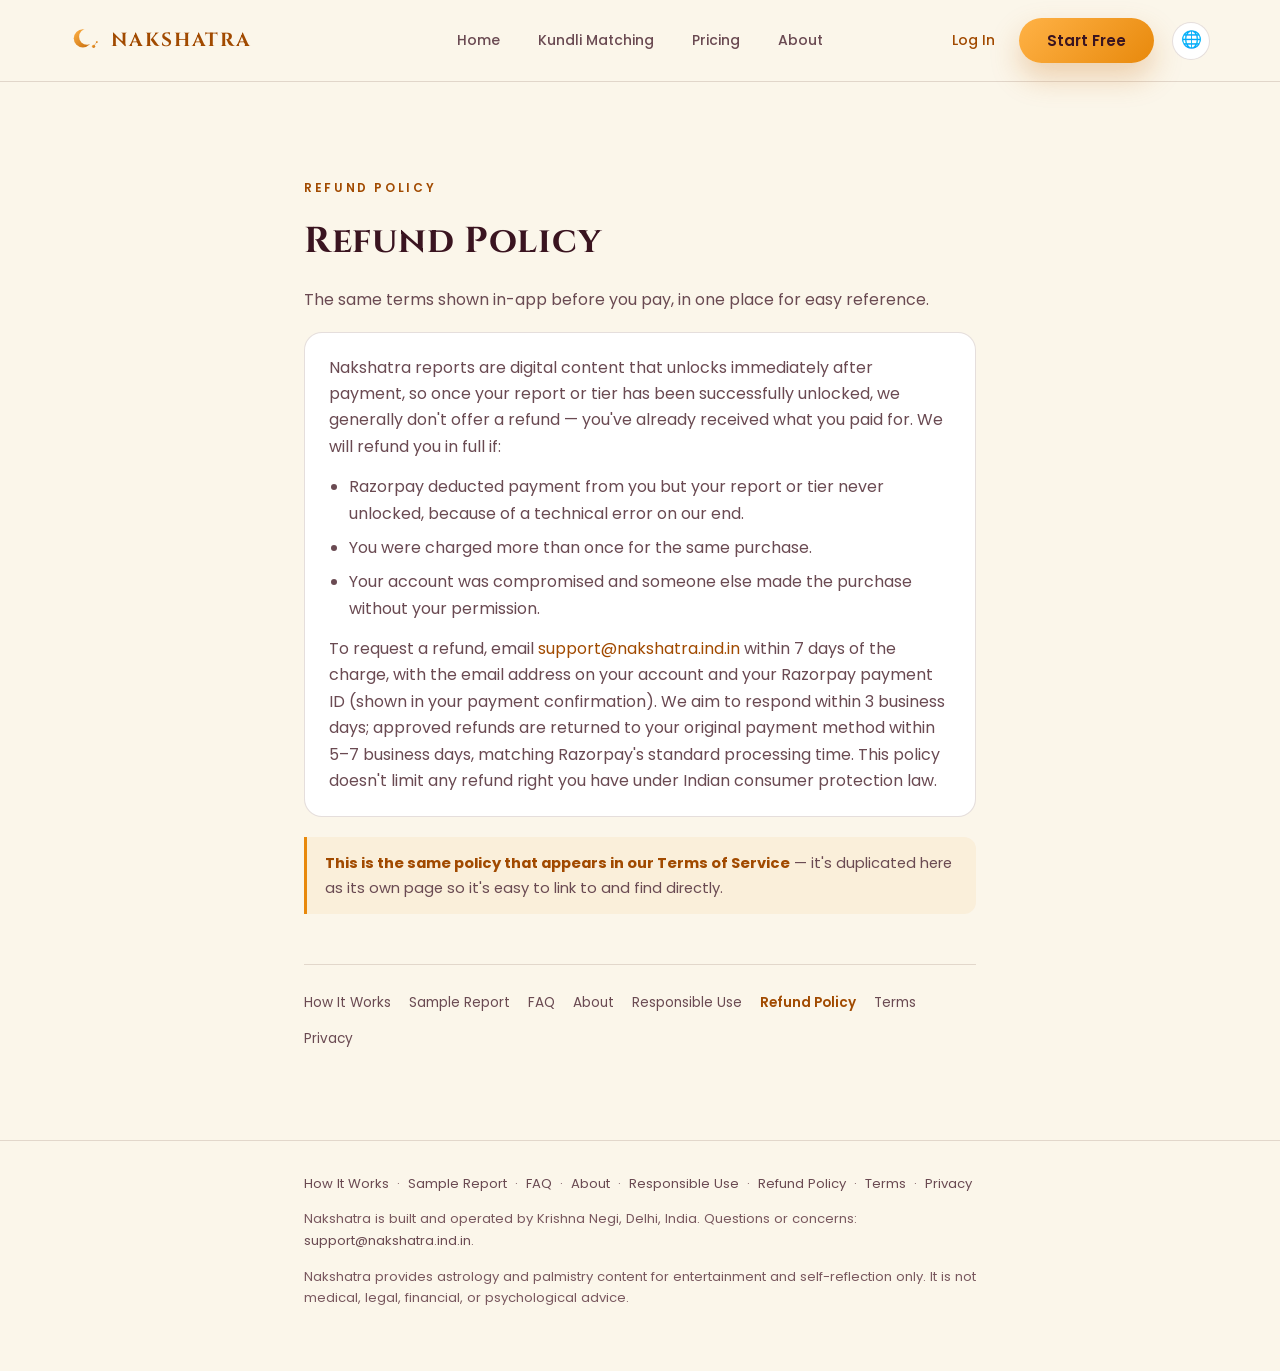
<file: refund-policy.html>
<!DOCTYPE html>
<html lang="en">
<head>
<meta charset="UTF-8">
<meta name="viewport" content="width=device-width, initial-scale=1.0">
<title>Refund Policy — Nakshatra</title>
<meta name="description" content="Nakshatra's refund policy for the one-time ₹399 report, Premium Bundle, and Horoscope Access Pass.">
<link rel="canonical" href="https://nakshatra.ind.in/refund-policy.html">
<meta name="robots" content="index, follow">
<link rel="icon" href="/favicon.ico" sizes="any">
<link rel="preconnect" href="https://fonts.googleapis.com">
<link rel="preconnect" href="https://fonts.gstatic.com" crossorigin>
<link href="https://fonts.googleapis.com/css2?family=Cinzel:wght@500;600;700&family=Poppins:wght@400;500;600;700&display=swap" rel="stylesheet">
<link rel="stylesheet" href="style.css">
<style>
:root {
  --navy-0: #3a1420; --navy-1: #fffdf8; --navy-2: #fff4e0;
  --plum: #b4533c; --plum-light: #7a3a00;
  --gold: #e8890c; --gold-bright: #a14a00;
  --text: #3a1420; --text-dim: #6a4a52; --text-faint: #79585f;
  --surface: #ffffff; --surface-2: #fff4e0;
  --border: rgba(94,52,38,0.16); --border-strong: rgba(94,52,38,0.3);
  --success: #0f7a43; --danger: #a31d15;
  --radius: 18px; --radius-sm: 12px;
}
* { box-sizing: border-box; }
html { scroll-behavior: smooth; }
body {
  margin: 0;
  background: #fbf6ea;
  color: var(--text-dim);
  font-family: 'Poppins', 'Segoe UI', system-ui, -apple-system, sans-serif;
  line-height: 1.65;
  -webkit-font-smoothing: antialiased;
}
h1, h2, h3, .display { font-family: 'Cinzel', 'Playfair Display', Georgia, serif; letter-spacing: 0.02em; color: var(--text); margin: 0 0 10px; }
p { margin: 0 0 14px; }
a { color: var(--gold-bright); }
.wrap { max-width: 720px; margin: 0 auto; padding: 0 24px; }

header.top {
  position: sticky; top: 0; z-index: 10; backdrop-filter: blur(10px);
  background: rgba(251,246,234,0.94); border-bottom: 1px solid var(--border);
  padding: 16px 24px;
}
header.top .wrap { display: flex; align-items: center; justify-content: space-between; max-width: 760px; }
.brand { display: flex; align-items: center; gap: 8px; font-family: 'Cinzel', serif; color: var(--text); font-size: 1.05rem; text-decoration: none; }
.brand .moon { color: var(--gold-bright); }
.back-link { font-size: 0.85rem; color: var(--text-dim); text-decoration: none; display: flex; align-items: center; gap: 6px; }
.back-link:hover { color: var(--gold-bright); }

/* Matches the ~96px/56px desktop/mobile hero clearance used on
   about.html / pricing.html / kundli-matching.html, so every page
   opens with the same breathing room below the nav instead of this
   set feeling noticeably more cramped. */
main { padding: 96px 0 32px; }
@media (max-width: 900px) {
  main { padding: 56px 0 24px; }
}

.eyebrow { color: var(--gold-bright); letter-spacing: 0.22em; font-size: 12px; text-transform: uppercase; font-weight: 600; }
h1.page-title { font-size: clamp(26px, 5vw, 36px); margin: 12px 0 16px; text-wrap: balance; }
p.lead { color: var(--text-dim); font-size: 16px; max-width: 640px; }

.card {
  background: var(--surface); border: 1px solid var(--border); border-radius: var(--radius);
  padding: 22px 24px; margin: 18px 0;
}
.card h3 { font-size: 1.05rem; color: var(--gold-bright); font-family: 'Poppins', sans-serif; font-weight: 600; margin-bottom: 6px; }
.card + .card { margin-top: 14px; }

section.block { margin: 40px 0; }
section.block h2 { font-size: 1.4rem; margin-bottom: 14px; }

.demo-banner {
  background: rgba(232,137,12,0.10); border: 1px solid var(--border-strong);
  border-radius: var(--radius-sm); padding: 14px 18px; margin: 0 0 28px;
  color: var(--gold-bright); font-size: 0.92rem; font-weight: 500;
  display: flex; align-items: center; gap: 10px;
}

.badge-row { display: flex; gap: 10px; flex-wrap: wrap; margin: 4px 0 18px; }
.sign-badge {
  background: var(--surface-2); border: 1px solid var(--border); border-radius: 14px;
  padding: 10px 16px; min-width: 130px;
}
.sign-badge .lbl { font-size: 11px; letter-spacing: 1.5px; text-transform: uppercase; color: var(--text-faint); }
.sign-badge .val { font-family: 'Cinzel', serif; color: var(--gold-bright); font-size: 1.05rem; margin-top: 2px; }

.faq-item { border-bottom: 1px solid var(--border); padding: 18px 0; }
.faq-item:last-child { border-bottom: none; }
.faq-item h3 { color: var(--text); font-family: 'Poppins', sans-serif; font-weight: 600; font-size: 1rem; margin-bottom: 6px; }

table { width: 100%; border-collapse: collapse; margin: 10px 0; font-size: 0.92rem; }
th, td { text-align: left; padding: 10px 12px; border-bottom: 1px solid var(--border); vertical-align: top; }
th { color: var(--gold-bright); font-weight: 600; font-size: 11px; text-transform: uppercase; letter-spacing: 0.4px; }

.callout { border-left: 3px solid var(--gold); background: rgba(232,137,12,0.07); border-radius: 0 12px 12px 0; padding: 14px 18px; margin: 20px 0; font-size: 0.92rem; }
.callout strong { color: var(--gold-bright); }

.pagenav { list-style: none; padding: 0; margin: 0; display: flex; flex-wrap: wrap; gap: 10px 18px; }
.pagenav a { font-size: 0.85rem; text-decoration: none; color: var(--text-dim); }
.pagenav a:hover { color: var(--gold-bright); }
.pagenav a.current { color: var(--gold-bright); font-weight: 600; }

footer.site {
  border-top: 1px solid var(--border); margin-top: 56px; padding: 32px 0 48px;
  color: var(--text-faint); font-size: 0.82rem;
}
footer.site a { color: var(--text-dim); }
footer.site a:hover { color: var(--gold-bright); }

.cta-block { text-align: center; margin: 44px 0 8px; }
.btn {
  display: inline-block; background: linear-gradient(135deg, #ffb246, var(--gold));
  color: #3a1420; font-weight: 700; font-family: 'Cinzel', serif; font-size: 0.95rem;
  padding: 14px 30px; border-radius: 999px; text-decoration: none;
}
</style>
</head>
<body>
<div id="stars-bg"></div>

<header>
  <nav class="nk-nav">
    <a href="index.html" class="nk-logo" aria-label="Nakshatra home">
      <svg width="30" height="30" viewBox="0 0 56 56" aria-hidden="true">
        <defs>
          <linearGradient id="navGold" x1="0%" y1="0%" x2="100%" y2="100%"><stop offset="0%" stop-color="#ffb246"/><stop offset="100%" stop-color="#c4690a"/></linearGradient>
          <mask id="navMask"><rect width="56" height="56" fill="white"/><circle cx="32" cy="20" r="15" fill="black"/></mask>
        </defs>
        <circle cx="24" cy="23" r="17" fill="url(#navGold)" mask="url(#navMask)"/>
        <circle cx="44" cy="38" r="3" fill="url(#navGold)"/><circle cx="50" cy="30" r="1.8" fill="url(#navGold)"/>
        <line x1="44" y1="38" x2="50" y2="30" stroke="#c4690a" stroke-width="1.2" opacity="0.6"/>
      </svg>
      <span class="nk-logo-word">NAKSHATRA</span>
    </a>
    <div class="nk-nav-links">
      <a href="index.html" class="nk-nav-link" data-i18n="nav.home">Home</a>
      <a href="kundli-matching.html" class="nk-nav-link" data-i18n="nav.kundli">Kundli Matching</a>
      <a href="pricing.html" class="nk-nav-link" data-i18n="nav.pricing">Pricing</a>
      <a href="about.html" class="nk-nav-link" data-i18n="nav.about">About</a>
    </div>
    <div class="nk-nav-actions">
      <a href="index.html?auth=login" class="nk-btn-ghost" data-i18n="nav.login">Log In</a>
      <a href="index.html?auth=signup" class="nk-btn nk-btn-primary" data-i18n="nav.start">Start Free</a>
      <div class="nk-lang-toggle-wrap">
        <button class="nk-lang-toggle" type="button" data-i18n-aria="nav.lang_aria" aria-label="Change language" aria-haspopup="true" aria-expanded="false">&#127760;</button>
        <div class="nk-lang-menu">
          <button type="button" data-lang="en">English</button>
          <button type="button" data-lang="hi">हिन्दी</button>
        </div>
      </div>
      <button class="nk-nav-toggle" type="button" data-i18n-aria="nav.menu_aria" aria-label="Open menu" aria-expanded="false">
        <svg width="20" height="20" viewBox="0 0 24 24" fill="none" stroke="currentColor" stroke-width="1.8" stroke-linecap="round"><line x1="3" y1="6" x2="21" y2="6"/><line x1="3" y1="12" x2="21" y2="12"/><line x1="3" y1="18" x2="21" y2="18"/></svg>
      </button>
    </div>
  </nav>
  <div class="nk-mobile-menu">
    <a href="index.html" data-i18n="nav.home">Home</a>
    <a href="kundli-matching.html" data-i18n="nav.kundli">Kundli Matching</a>
    <a href="pricing.html" data-i18n="nav.pricing">Pricing</a>
    <a href="about.html" data-i18n="nav.about">About</a>
    <a href="index.html?auth=login" class="nk-mobile-login" data-i18n="nav.login">Log In</a>
    <a href="index.html?auth=signup" class="nk-btn nk-btn-primary" data-i18n="nav.start">Start Free</a>
  </div>
</header>

<main>
  <div class="wrap">
    
<p class="eyebrow" data-i18n="refund.eyebrow">Refund Policy</p>
<h1 class="page-title" data-i18n="refund.title">Refund Policy</h1>
<p class="lead" data-i18n="refund.lead">The same terms shown in-app before you pay, in one place for easy reference.</p>

<div class="card">
  <p data-i18n="refund.p1">Nakshatra reports are digital content that unlocks immediately after payment, so once your report or tier has been successfully unlocked, we generally don't offer a refund — you've already received what you paid for. We will refund you in full if:</p>
  <ul style="margin:0 0 14px;padding-left:20px;color:var(--text-dim)">
    <li style="margin-bottom:8px" data-i18n="refund.li1">Razorpay deducted payment from you but your report or tier never unlocked, because of a technical error on our end.</li>
    <li style="margin-bottom:8px" data-i18n="refund.li2">You were charged more than once for the same purchase.</li>
    <li data-i18n="refund.li3">Your account was compromised and someone else made the purchase without your permission.</li>
  </ul>
  <p style="margin:0" data-i18n-html="refund.p2_html">To request a refund, email <a href="mailto:support@nakshatra.ind.in">support@nakshatra.ind.in</a> within 7 days of the charge, with the email address on your account and your Razorpay payment ID (shown in your payment confirmation). We aim to respond within 3 business days; approved refunds are returned to your original payment method within 5–7 business days, matching Razorpay's standard processing time. This policy doesn't limit any refund right you have under Indian consumer protection law.</p>
</div>

<div class="callout" data-i18n-html="refund.callout_html"><strong>This is the same policy that appears in our <a href="terms.html">Terms of Service</a></strong> — it's duplicated here as its own page so it's easy to link to and find directly.</div>


    <nav aria-label="More pages" style="margin-top:50px;padding-top:24px;border-top:1px solid var(--border)">
      <ul class="pagenav">
      <li><a href="how-it-works.html" data-i18n="footer.how">How It Works</a></li>
      <li><a href="sample-report.html" data-i18n="footer.sample">Sample Report</a></li>
      <li><a href="faq.html" data-i18n="footer.faq">FAQ</a></li>
      <li><a href="about.html" data-i18n="nav.about">About</a></li>
      <li><a href="responsible-guidance.html" data-i18n="footer.responsible">Responsible Use</a></li>
      <li><a href="refund-policy.html" class="current" data-i18n="footer.refund">Refund Policy</a></li>
      <li><a href="terms.html" data-i18n="footer.terms">Terms</a></li>
      <li><a href="privacy.html" data-i18n="footer.privacy">Privacy</a></li>
      </ul>
    </nav>
  </div>
</main>

<footer class="site">
  <div class="wrap">
    <p><a href="how-it-works.html" data-i18n="footer.how">How It Works</a> &nbsp;·&nbsp; <a href="sample-report.html" data-i18n="footer.sample">Sample Report</a> &nbsp;·&nbsp; <a href="faq.html" data-i18n="footer.faq">FAQ</a> &nbsp;·&nbsp; <a href="about.html" data-i18n="nav.about">About</a> &nbsp;·&nbsp; <a href="responsible-guidance.html" data-i18n="footer.responsible">Responsible Use</a> &nbsp;·&nbsp; <a href="refund-policy.html" data-i18n="footer.refund">Refund Policy</a> &nbsp;·&nbsp; <a href="terms.html" data-i18n="footer.terms">Terms</a> &nbsp;·&nbsp; <a href="privacy.html" data-i18n="footer.privacy">Privacy</a></p>
    <p style="margin-top:10px" data-i18n-html="footer.credit_html">Nakshatra is built and operated by Krishna Negi, Delhi, India. Questions or concerns: <a href="mailto:support@nakshatra.ind.in">support@nakshatra.ind.in</a>.</p>
    <p style="margin-top:10px" data-i18n="footer.disclaimer">Nakshatra provides astrology and palmistry content for entertainment and self-reflection only. It is not medical, legal, financial, or psychological advice.</p>
  </div>
</footer>

<script src="marketing-i18n.js"></script>
<script src="main.js"></script>
<script src="marketing-lang.js"></script>
</body>
</html>
</file>
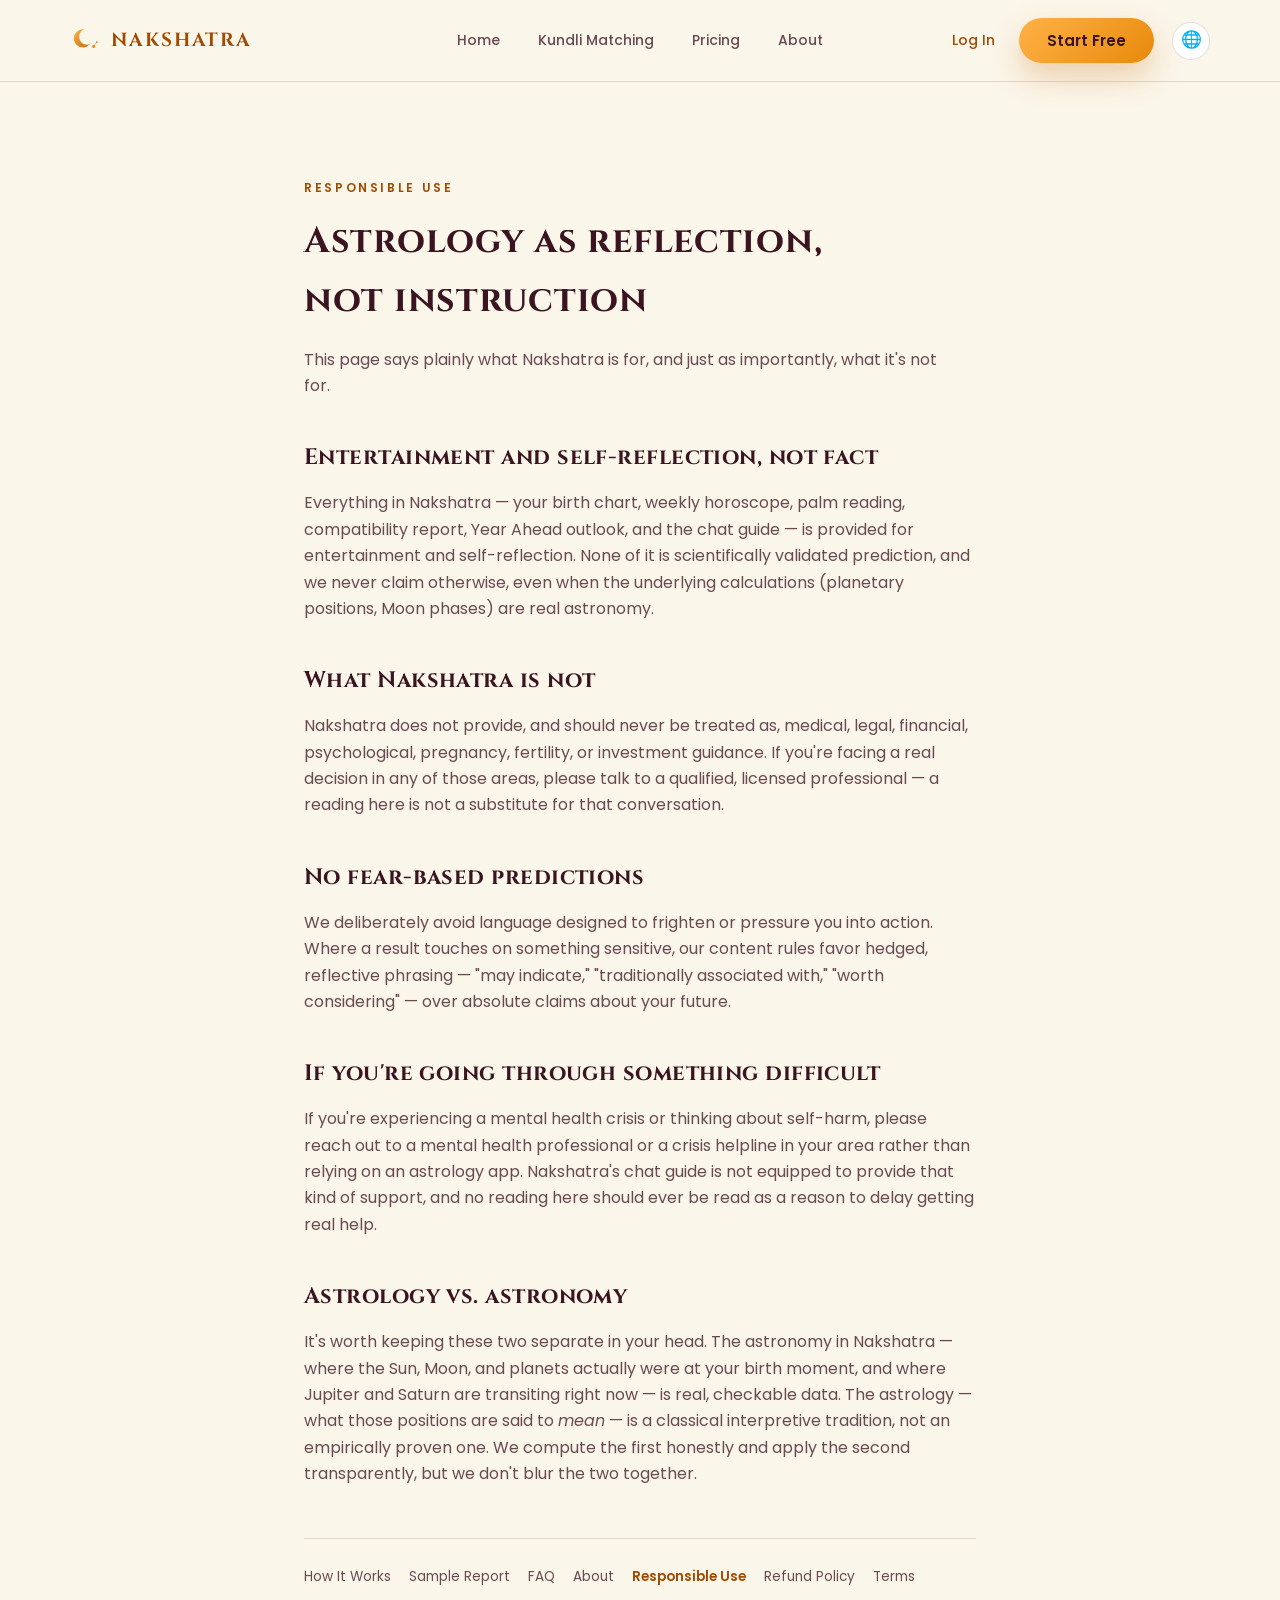
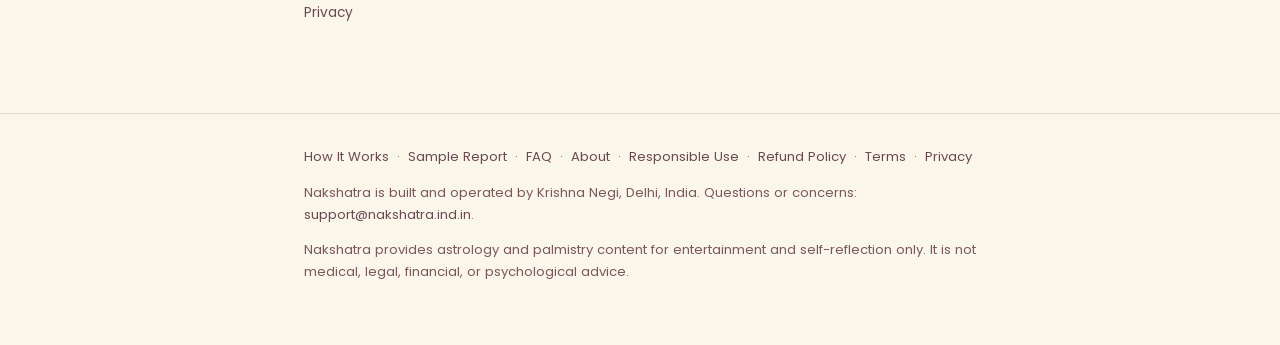
<file: responsible-guidance.html>
<!DOCTYPE html>
<html lang="en">
<head>
<meta charset="UTF-8">
<meta name="viewport" content="width=device-width, initial-scale=1.0">
<title>Responsible Use — Nakshatra</title>
<meta name="description" content="What Nakshatra is for (entertainment and self-reflection) and what it's explicitly not (medical, legal, financial, or psychological advice).">
<link rel="canonical" href="https://nakshatra.ind.in/responsible-guidance.html">
<meta name="robots" content="index, follow">
<link rel="icon" href="/favicon.ico" sizes="any">
<link rel="preconnect" href="https://fonts.googleapis.com">
<link rel="preconnect" href="https://fonts.gstatic.com" crossorigin>
<link href="https://fonts.googleapis.com/css2?family=Cinzel:wght@500;600;700&family=Poppins:wght@400;500;600;700&display=swap" rel="stylesheet">
<link rel="stylesheet" href="style.css">
<style>
:root {
  --navy-0: #3a1420; --navy-1: #fffdf8; --navy-2: #fff4e0;
  --plum: #b4533c; --plum-light: #7a3a00;
  --gold: #e8890c; --gold-bright: #a14a00;
  --text: #3a1420; --text-dim: #6a4a52; --text-faint: #79585f;
  --surface: #ffffff; --surface-2: #fff4e0;
  --border: rgba(94,52,38,0.16); --border-strong: rgba(94,52,38,0.3);
  --success: #0f7a43; --danger: #a31d15;
  --radius: 18px; --radius-sm: 12px;
}
* { box-sizing: border-box; }
html { scroll-behavior: smooth; }
body {
  margin: 0;
  background: #fbf6ea;
  color: var(--text-dim);
  font-family: 'Poppins', 'Segoe UI', system-ui, -apple-system, sans-serif;
  line-height: 1.65;
  -webkit-font-smoothing: antialiased;
}
h1, h2, h3, .display { font-family: 'Cinzel', 'Playfair Display', Georgia, serif; letter-spacing: 0.02em; color: var(--text); margin: 0 0 10px; }
p { margin: 0 0 14px; }
a { color: var(--gold-bright); }
.wrap { max-width: 720px; margin: 0 auto; padding: 0 24px; }

header.top {
  position: sticky; top: 0; z-index: 10; backdrop-filter: blur(10px);
  background: rgba(251,246,234,0.94); border-bottom: 1px solid var(--border);
  padding: 16px 24px;
}
header.top .wrap { display: flex; align-items: center; justify-content: space-between; max-width: 760px; }
.brand { display: flex; align-items: center; gap: 8px; font-family: 'Cinzel', serif; color: var(--text); font-size: 1.05rem; text-decoration: none; }
.brand .moon { color: var(--gold-bright); }
.back-link { font-size: 0.85rem; color: var(--text-dim); text-decoration: none; display: flex; align-items: center; gap: 6px; }
.back-link:hover { color: var(--gold-bright); }

/* Matches the ~96px/56px desktop/mobile hero clearance used on
   about.html / pricing.html / kundli-matching.html, so every page
   opens with the same breathing room below the nav instead of this
   set feeling noticeably more cramped. */
main { padding: 96px 0 32px; }
@media (max-width: 900px) {
  main { padding: 56px 0 24px; }
}

.eyebrow { color: var(--gold-bright); letter-spacing: 0.22em; font-size: 12px; text-transform: uppercase; font-weight: 600; }
h1.page-title { font-size: clamp(26px, 5vw, 36px); margin: 12px 0 16px; text-wrap: balance; }
p.lead { color: var(--text-dim); font-size: 16px; max-width: 640px; }

.card {
  background: var(--surface); border: 1px solid var(--border); border-radius: var(--radius);
  padding: 22px 24px; margin: 18px 0;
}
.card h3 { font-size: 1.05rem; color: var(--gold-bright); font-family: 'Poppins', sans-serif; font-weight: 600; margin-bottom: 6px; }
.card + .card { margin-top: 14px; }

section.block { margin: 40px 0; }
section.block h2 { font-size: 1.4rem; margin-bottom: 14px; }

.demo-banner {
  background: rgba(232,137,12,0.10); border: 1px solid var(--border-strong);
  border-radius: var(--radius-sm); padding: 14px 18px; margin: 0 0 28px;
  color: var(--gold-bright); font-size: 0.92rem; font-weight: 500;
  display: flex; align-items: center; gap: 10px;
}

.badge-row { display: flex; gap: 10px; flex-wrap: wrap; margin: 4px 0 18px; }
.sign-badge {
  background: var(--surface-2); border: 1px solid var(--border); border-radius: 14px;
  padding: 10px 16px; min-width: 130px;
}
.sign-badge .lbl { font-size: 11px; letter-spacing: 1.5px; text-transform: uppercase; color: var(--text-faint); }
.sign-badge .val { font-family: 'Cinzel', serif; color: var(--gold-bright); font-size: 1.05rem; margin-top: 2px; }

.faq-item { border-bottom: 1px solid var(--border); padding: 18px 0; }
.faq-item:last-child { border-bottom: none; }
.faq-item h3 { color: var(--text); font-family: 'Poppins', sans-serif; font-weight: 600; font-size: 1rem; margin-bottom: 6px; }

table { width: 100%; border-collapse: collapse; margin: 10px 0; font-size: 0.92rem; }
th, td { text-align: left; padding: 10px 12px; border-bottom: 1px solid var(--border); vertical-align: top; }
th { color: var(--gold-bright); font-weight: 600; font-size: 11px; text-transform: uppercase; letter-spacing: 0.4px; }

.callout { border-left: 3px solid var(--gold); background: rgba(232,137,12,0.07); border-radius: 0 12px 12px 0; padding: 14px 18px; margin: 20px 0; font-size: 0.92rem; }
.callout strong { color: var(--gold-bright); }

.pagenav { list-style: none; padding: 0; margin: 0; display: flex; flex-wrap: wrap; gap: 10px 18px; }
.pagenav a { font-size: 0.85rem; text-decoration: none; color: var(--text-dim); }
.pagenav a:hover { color: var(--gold-bright); }
.pagenav a.current { color: var(--gold-bright); font-weight: 600; }

footer.site {
  border-top: 1px solid var(--border); margin-top: 56px; padding: 32px 0 48px;
  color: var(--text-faint); font-size: 0.82rem;
}
footer.site a { color: var(--text-dim); }
footer.site a:hover { color: var(--gold-bright); }

.cta-block { text-align: center; margin: 44px 0 8px; }
.btn {
  display: inline-block; background: linear-gradient(135deg, #ffb246, var(--gold));
  color: #3a1420; font-weight: 700; font-family: 'Cinzel', serif; font-size: 0.95rem;
  padding: 14px 30px; border-radius: 999px; text-decoration: none;
}
</style>
</head>
<body>
<div id="stars-bg"></div>

<header>
  <nav class="nk-nav">
    <a href="index.html" class="nk-logo" aria-label="Nakshatra home">
      <svg width="30" height="30" viewBox="0 0 56 56" aria-hidden="true">
        <defs>
          <linearGradient id="navGold" x1="0%" y1="0%" x2="100%" y2="100%"><stop offset="0%" stop-color="#ffb246"/><stop offset="100%" stop-color="#c4690a"/></linearGradient>
          <mask id="navMask"><rect width="56" height="56" fill="white"/><circle cx="32" cy="20" r="15" fill="black"/></mask>
        </defs>
        <circle cx="24" cy="23" r="17" fill="url(#navGold)" mask="url(#navMask)"/>
        <circle cx="44" cy="38" r="3" fill="url(#navGold)"/><circle cx="50" cy="30" r="1.8" fill="url(#navGold)"/>
        <line x1="44" y1="38" x2="50" y2="30" stroke="#c4690a" stroke-width="1.2" opacity="0.6"/>
      </svg>
      <span class="nk-logo-word">NAKSHATRA</span>
    </a>
    <div class="nk-nav-links">
      <a href="index.html" class="nk-nav-link" data-i18n="nav.home">Home</a>
      <a href="kundli-matching.html" class="nk-nav-link" data-i18n="nav.kundli">Kundli Matching</a>
      <a href="pricing.html" class="nk-nav-link" data-i18n="nav.pricing">Pricing</a>
      <a href="about.html" class="nk-nav-link" data-i18n="nav.about">About</a>
    </div>
    <div class="nk-nav-actions">
      <a href="index.html?auth=login" class="nk-btn-ghost" data-i18n="nav.login">Log In</a>
      <a href="index.html?auth=signup" class="nk-btn nk-btn-primary" data-i18n="nav.start">Start Free</a>
      <div class="nk-lang-toggle-wrap">
        <button class="nk-lang-toggle" type="button" data-i18n-aria="nav.lang_aria" aria-label="Change language" aria-haspopup="true" aria-expanded="false">&#127760;</button>
        <div class="nk-lang-menu">
          <button type="button" data-lang="en">English</button>
          <button type="button" data-lang="hi">हिन्दी</button>
        </div>
      </div>
      <button class="nk-nav-toggle" type="button" data-i18n-aria="nav.menu_aria" aria-label="Open menu" aria-expanded="false">
        <svg width="20" height="20" viewBox="0 0 24 24" fill="none" stroke="currentColor" stroke-width="1.8" stroke-linecap="round"><line x1="3" y1="6" x2="21" y2="6"/><line x1="3" y1="12" x2="21" y2="12"/><line x1="3" y1="18" x2="21" y2="18"/></svg>
      </button>
    </div>
  </nav>
  <div class="nk-mobile-menu">
    <a href="index.html" data-i18n="nav.home">Home</a>
    <a href="kundli-matching.html" data-i18n="nav.kundli">Kundli Matching</a>
    <a href="pricing.html" data-i18n="nav.pricing">Pricing</a>
    <a href="about.html" data-i18n="nav.about">About</a>
    <a href="index.html?auth=login" class="nk-mobile-login" data-i18n="nav.login">Log In</a>
    <a href="index.html?auth=signup" class="nk-btn nk-btn-primary" data-i18n="nav.start">Start Free</a>
  </div>
</header>

<main>
  <div class="wrap">
    
<p class="eyebrow" data-i18n="resp.eyebrow">Responsible Use</p>
<h1 class="page-title" data-i18n="resp.title">Astrology as reflection, not instruction</h1>
<p class="lead" data-i18n="resp.lead">This page says plainly what Nakshatra is for, and just as importantly, what it's not for.</p>

<section class="block">
  <h2 data-i18n="resp.s1_heading">Entertainment and self-reflection, not fact</h2>
  <p data-i18n="resp.s1_desc">Everything in Nakshatra — your birth chart, weekly horoscope, palm reading, compatibility report, Year Ahead outlook, and the chat guide — is provided for entertainment and self-reflection. None of it is scientifically validated prediction, and we never claim otherwise, even when the underlying calculations (planetary positions, Moon phases) are real astronomy.</p>
</section>

<section class="block">
  <h2 data-i18n="resp.s2_heading">What Nakshatra is not</h2>
  <p data-i18n="resp.s2_desc">Nakshatra does not provide, and should never be treated as, medical, legal, financial, psychological, pregnancy, fertility, or investment guidance. If you're facing a real decision in any of those areas, please talk to a qualified, licensed professional — a reading here is not a substitute for that conversation.</p>
</section>

<section class="block">
  <h2 data-i18n="resp.s3_heading">No fear-based predictions</h2>
  <p data-i18n="resp.s3_desc">We deliberately avoid language designed to frighten or pressure you into action. Where a result touches on something sensitive, our content rules favor hedged, reflective phrasing — "may indicate," "traditionally associated with," "worth considering" — over absolute claims about your future.</p>
</section>

<section class="block">
  <h2 data-i18n="resp.s4_heading">If you're going through something difficult</h2>
  <p data-i18n="resp.s4_desc">If you're experiencing a mental health crisis or thinking about self-harm, please reach out to a mental health professional or a crisis helpline in your area rather than relying on an astrology app. Nakshatra's chat guide is not equipped to provide that kind of support, and no reading here should ever be read as a reason to delay getting real help.</p>
</section>

<section class="block">
  <h2 data-i18n="resp.s5_heading">Astrology vs. astronomy</h2>
  <p data-i18n-html="resp.s5_desc_html">It's worth keeping these two separate in your head. The astronomy in Nakshatra — where the Sun, Moon, and planets actually were at your birth moment, and where Jupiter and Saturn are transiting right now — is real, checkable data. The astrology — what those positions are said to <em>mean</em> — is a classical interpretive tradition, not an empirically proven one. We compute the first honestly and apply the second transparently, but we don't blur the two together.</p>
</section>


    <nav aria-label="More pages" style="margin-top:50px;padding-top:24px;border-top:1px solid var(--border)">
      <ul class="pagenav">
      <li><a href="how-it-works.html" data-i18n="footer.how">How It Works</a></li>
      <li><a href="sample-report.html" data-i18n="footer.sample">Sample Report</a></li>
      <li><a href="faq.html" data-i18n="footer.faq">FAQ</a></li>
      <li><a href="about.html" data-i18n="nav.about">About</a></li>
      <li><a href="responsible-guidance.html" class="current" data-i18n="footer.responsible">Responsible Use</a></li>
      <li><a href="refund-policy.html" data-i18n="footer.refund">Refund Policy</a></li>
      <li><a href="terms.html" data-i18n="footer.terms">Terms</a></li>
      <li><a href="privacy.html" data-i18n="footer.privacy">Privacy</a></li>
      </ul>
    </nav>
  </div>
</main>

<footer class="site">
  <div class="wrap">
    <p><a href="how-it-works.html" data-i18n="footer.how">How It Works</a> &nbsp;·&nbsp; <a href="sample-report.html" data-i18n="footer.sample">Sample Report</a> &nbsp;·&nbsp; <a href="faq.html" data-i18n="footer.faq">FAQ</a> &nbsp;·&nbsp; <a href="about.html" data-i18n="nav.about">About</a> &nbsp;·&nbsp; <a href="responsible-guidance.html" data-i18n="footer.responsible">Responsible Use</a> &nbsp;·&nbsp; <a href="refund-policy.html" data-i18n="footer.refund">Refund Policy</a> &nbsp;·&nbsp; <a href="terms.html" data-i18n="footer.terms">Terms</a> &nbsp;·&nbsp; <a href="privacy.html" data-i18n="footer.privacy">Privacy</a></p>
    <p style="margin-top:10px" data-i18n-html="footer.credit_html">Nakshatra is built and operated by Krishna Negi, Delhi, India. Questions or concerns: <a href="mailto:support@nakshatra.ind.in">support@nakshatra.ind.in</a>.</p>
    <p style="margin-top:10px" data-i18n="footer.disclaimer">Nakshatra provides astrology and palmistry content for entertainment and self-reflection only. It is not medical, legal, financial, or psychological advice.</p>
  </div>
</footer>

<script src="marketing-i18n.js"></script>
<script src="main.js"></script>
<script src="marketing-lang.js"></script>
</body>
</html>
</file>
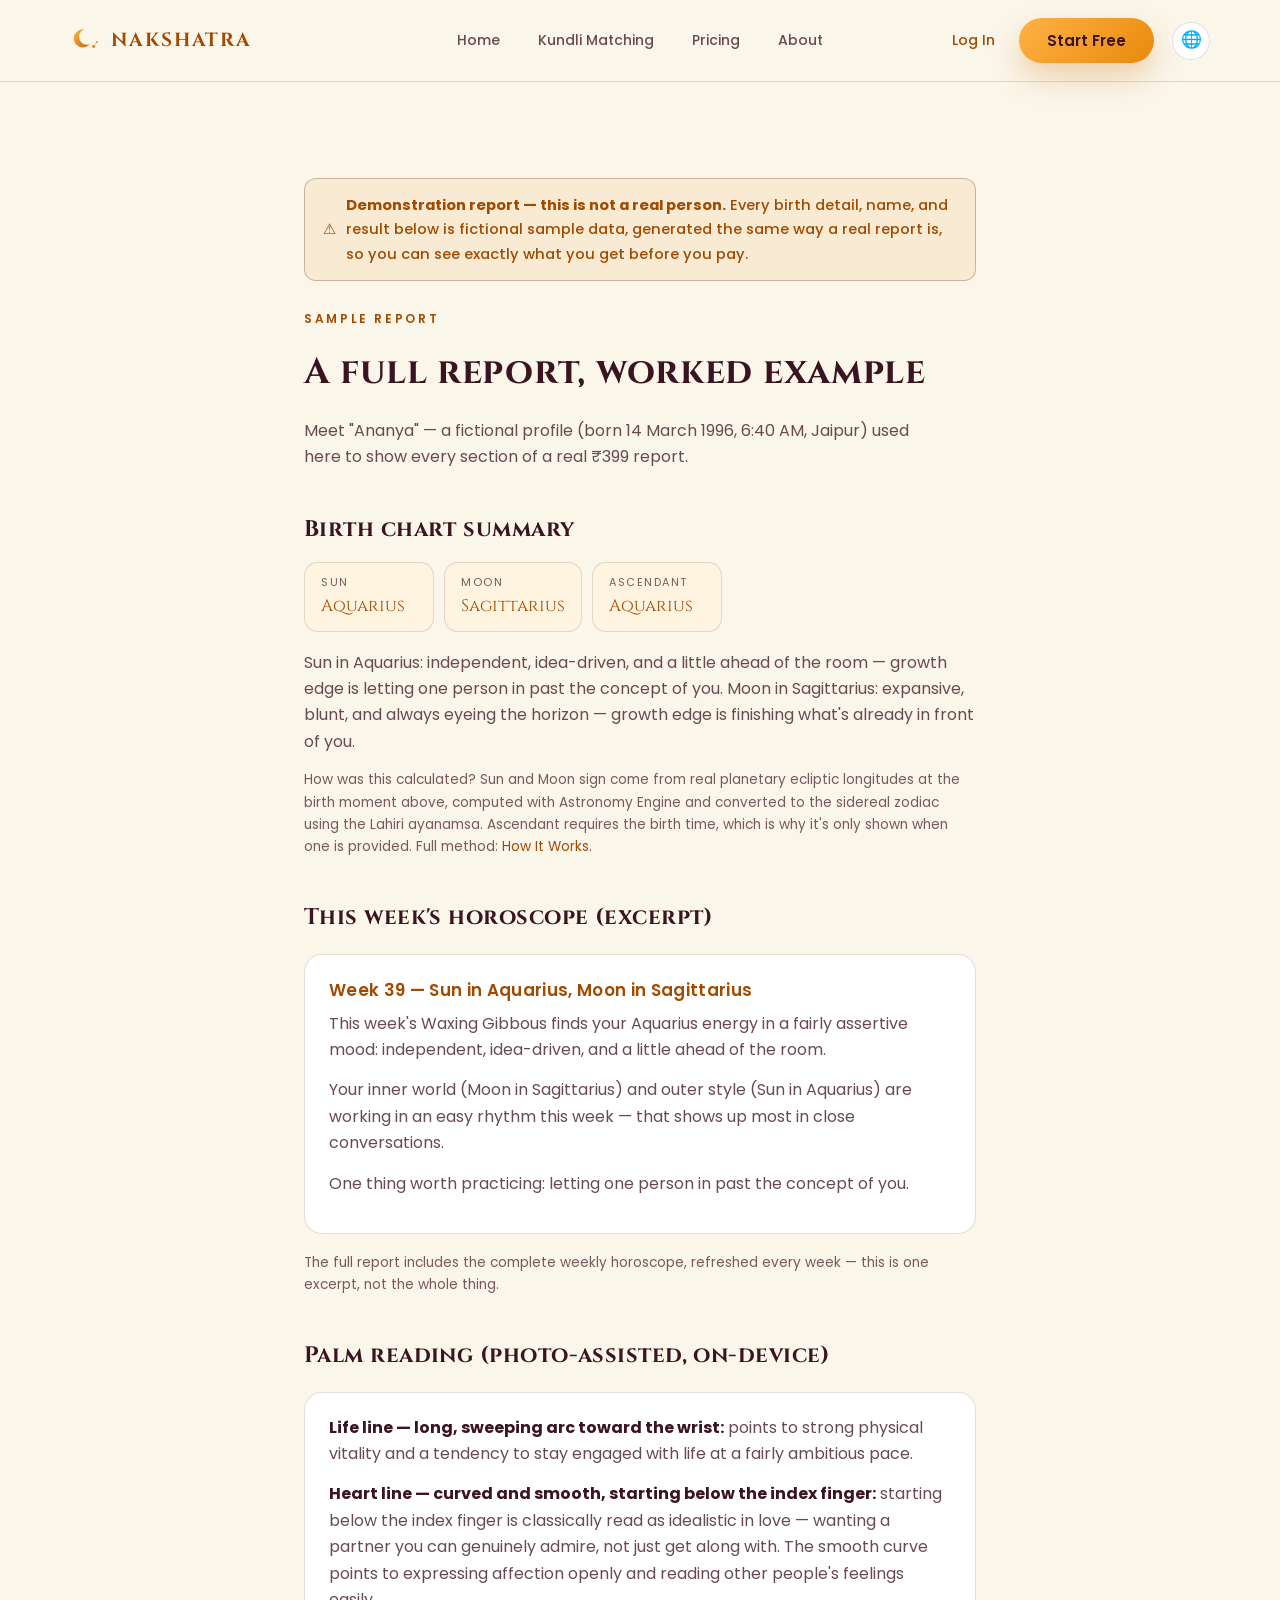
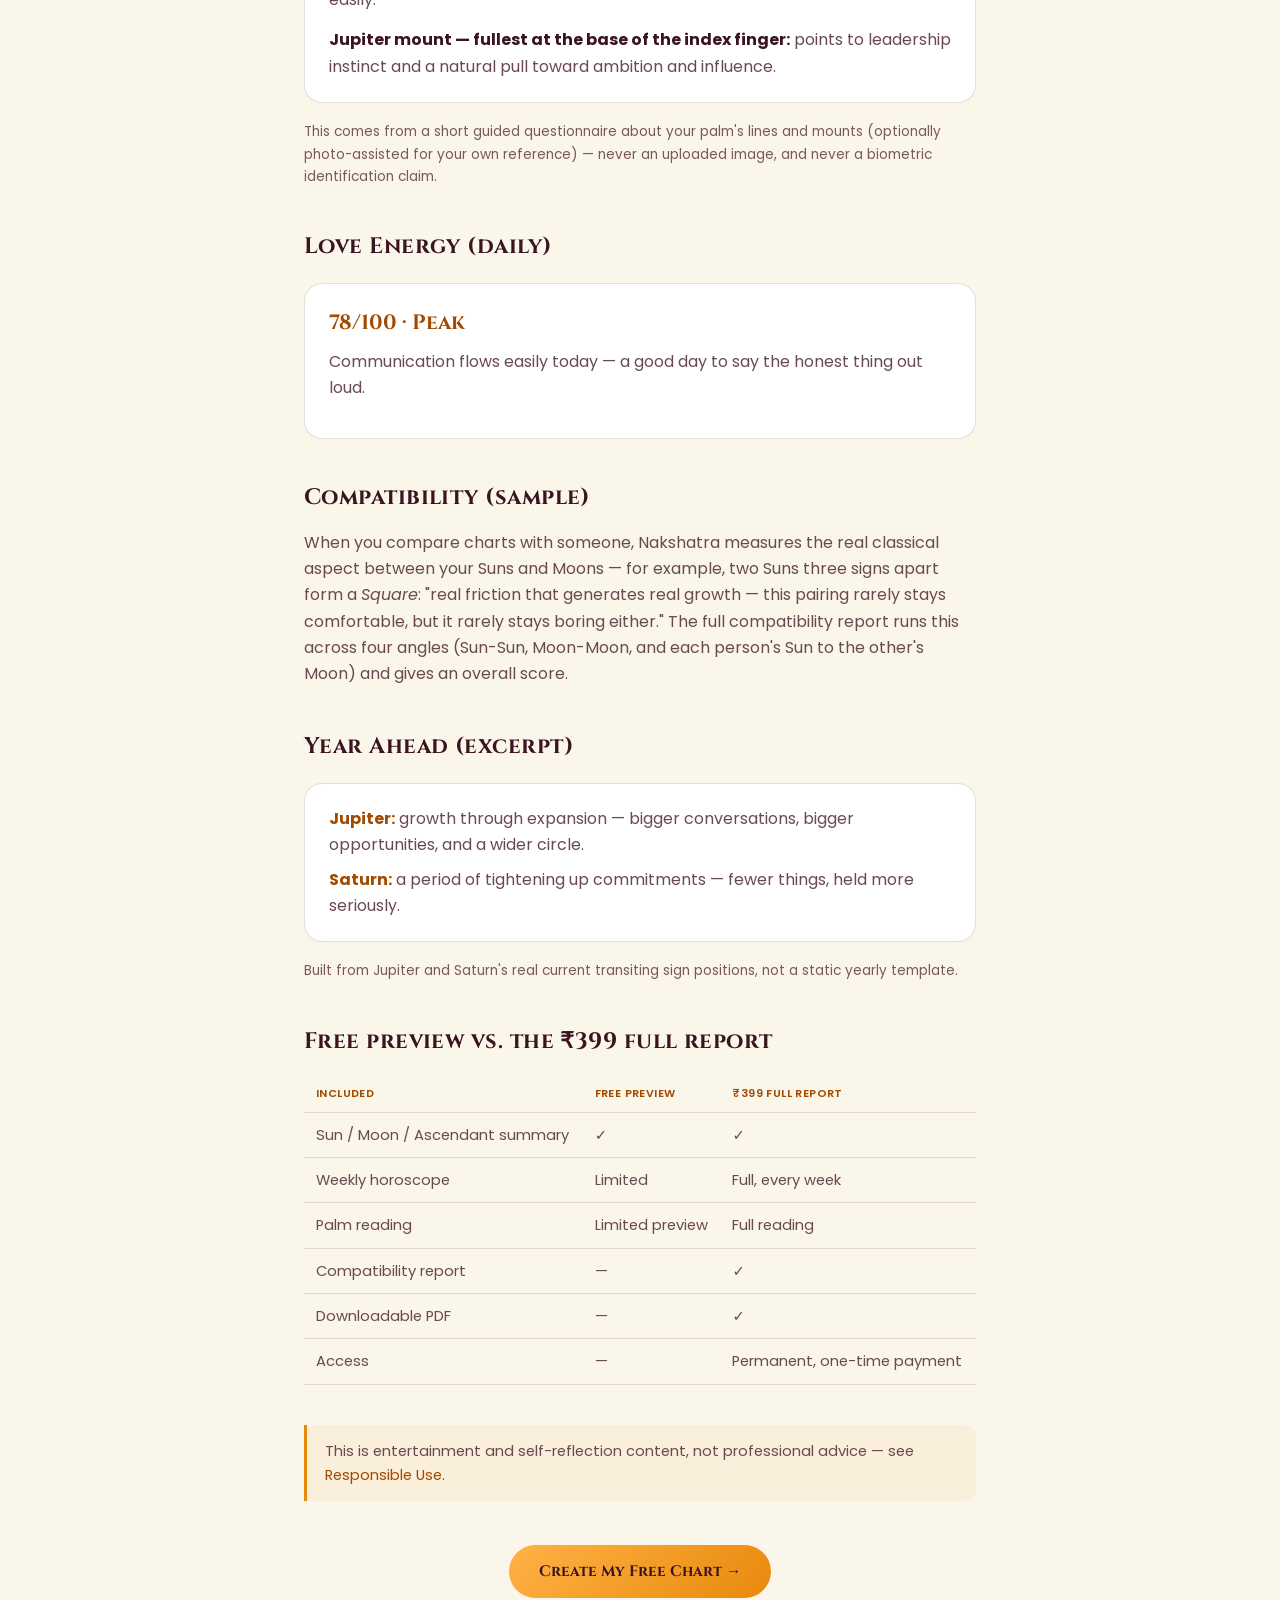
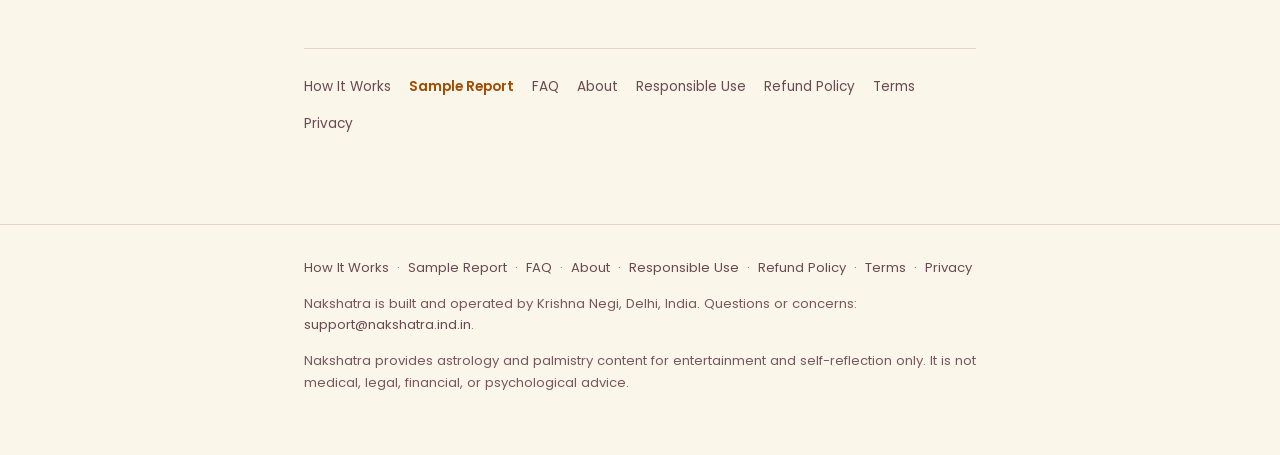
<file: sample-report.html>
<!DOCTYPE html>
<html lang="en">
<head>
<meta charset="UTF-8">
<meta name="viewport" content="width=device-width, initial-scale=1.0">
<title>Sample Report — Nakshatra</title>
<meta name="description" content="See a complete, worked example of a Nakshatra full report — birth chart, palm reading, compatibility, and Year Ahead — using fictional sample data.">
<link rel="canonical" href="https://nakshatra.ind.in/sample-report.html">
<meta name="robots" content="index, follow">
<link rel="icon" href="/favicon.ico" sizes="any">
<link rel="preconnect" href="https://fonts.googleapis.com">
<link rel="preconnect" href="https://fonts.gstatic.com" crossorigin>
<link href="https://fonts.googleapis.com/css2?family=Cinzel:wght@500;600;700&family=Poppins:wght@400;500;600;700&display=swap" rel="stylesheet">
<link rel="stylesheet" href="style.css">
<style>
:root {
  --navy-0: #3a1420; --navy-1: #fffdf8; --navy-2: #fff4e0;
  --plum: #b4533c; --plum-light: #7a3a00;
  --gold: #e8890c; --gold-bright: #a14a00;
  --text: #3a1420; --text-dim: #6a4a52; --text-faint: #79585f;
  --surface: #ffffff; --surface-2: #fff4e0;
  --border: rgba(94,52,38,0.16); --border-strong: rgba(94,52,38,0.3);
  --success: #0f7a43; --danger: #a31d15;
  --radius: 18px; --radius-sm: 12px;
}
* { box-sizing: border-box; }
html { scroll-behavior: smooth; }
body {
  margin: 0;
  background: #fbf6ea;
  color: var(--text-dim);
  font-family: 'Poppins', 'Segoe UI', system-ui, -apple-system, sans-serif;
  line-height: 1.65;
  -webkit-font-smoothing: antialiased;
}
h1, h2, h3, .display { font-family: 'Cinzel', 'Playfair Display', Georgia, serif; letter-spacing: 0.02em; color: var(--text); margin: 0 0 10px; }
p { margin: 0 0 14px; }
a { color: var(--gold-bright); }
.wrap { max-width: 720px; margin: 0 auto; padding: 0 24px; }

header.top {
  position: sticky; top: 0; z-index: 10; backdrop-filter: blur(10px);
  background: rgba(251,246,234,0.94); border-bottom: 1px solid var(--border);
  padding: 16px 24px;
}
header.top .wrap { display: flex; align-items: center; justify-content: space-between; max-width: 760px; }
.brand { display: flex; align-items: center; gap: 8px; font-family: 'Cinzel', serif; color: var(--text); font-size: 1.05rem; text-decoration: none; }
.brand .moon { color: var(--gold-bright); }
.back-link { font-size: 0.85rem; color: var(--text-dim); text-decoration: none; display: flex; align-items: center; gap: 6px; }
.back-link:hover { color: var(--gold-bright); }

/* Matches the ~96px/56px desktop/mobile hero clearance used on
   about.html / pricing.html / kundli-matching.html, so every page
   opens with the same breathing room below the nav instead of this
   set feeling noticeably more cramped. */
main { padding: 96px 0 32px; }
@media (max-width: 900px) {
  main { padding: 56px 0 24px; }
}

.eyebrow { color: var(--gold-bright); letter-spacing: 0.22em; font-size: 12px; text-transform: uppercase; font-weight: 600; }
h1.page-title { font-size: clamp(26px, 5vw, 36px); margin: 12px 0 16px; text-wrap: balance; }
p.lead { color: var(--text-dim); font-size: 16px; max-width: 640px; }

.card {
  background: var(--surface); border: 1px solid var(--border); border-radius: var(--radius);
  padding: 22px 24px; margin: 18px 0;
}
.card h3 { font-size: 1.05rem; color: var(--gold-bright); font-family: 'Poppins', sans-serif; font-weight: 600; margin-bottom: 6px; }
.card + .card { margin-top: 14px; }

section.block { margin: 40px 0; }
section.block h2 { font-size: 1.4rem; margin-bottom: 14px; }

.demo-banner {
  background: rgba(232,137,12,0.10); border: 1px solid var(--border-strong);
  border-radius: var(--radius-sm); padding: 14px 18px; margin: 0 0 28px;
  color: var(--gold-bright); font-size: 0.92rem; font-weight: 500;
  display: flex; align-items: center; gap: 10px;
}

.badge-row { display: flex; gap: 10px; flex-wrap: wrap; margin: 4px 0 18px; }
.sign-badge {
  background: var(--surface-2); border: 1px solid var(--border); border-radius: 14px;
  padding: 10px 16px; min-width: 130px;
}
.sign-badge .lbl { font-size: 11px; letter-spacing: 1.5px; text-transform: uppercase; color: var(--text-faint); }
.sign-badge .val { font-family: 'Cinzel', serif; color: var(--gold-bright); font-size: 1.05rem; margin-top: 2px; }

.faq-item { border-bottom: 1px solid var(--border); padding: 18px 0; }
.faq-item:last-child { border-bottom: none; }
.faq-item h3 { color: var(--text); font-family: 'Poppins', sans-serif; font-weight: 600; font-size: 1rem; margin-bottom: 6px; }

table { width: 100%; border-collapse: collapse; margin: 10px 0; font-size: 0.92rem; }
th, td { text-align: left; padding: 10px 12px; border-bottom: 1px solid var(--border); vertical-align: top; }
th { color: var(--gold-bright); font-weight: 600; font-size: 11px; text-transform: uppercase; letter-spacing: 0.4px; }

.callout { border-left: 3px solid var(--gold); background: rgba(232,137,12,0.07); border-radius: 0 12px 12px 0; padding: 14px 18px; margin: 20px 0; font-size: 0.92rem; }
.callout strong { color: var(--gold-bright); }

.pagenav { list-style: none; padding: 0; margin: 0; display: flex; flex-wrap: wrap; gap: 10px 18px; }
.pagenav a { font-size: 0.85rem; text-decoration: none; color: var(--text-dim); }
.pagenav a:hover { color: var(--gold-bright); }
.pagenav a.current { color: var(--gold-bright); font-weight: 600; }

footer.site {
  border-top: 1px solid var(--border); margin-top: 56px; padding: 32px 0 48px;
  color: var(--text-faint); font-size: 0.82rem;
}
footer.site a { color: var(--text-dim); }
footer.site a:hover { color: var(--gold-bright); }

.cta-block { text-align: center; margin: 44px 0 8px; }
.btn {
  display: inline-block; background: linear-gradient(135deg, #ffb246, var(--gold));
  color: #3a1420; font-weight: 700; font-family: 'Cinzel', serif; font-size: 0.95rem;
  padding: 14px 30px; border-radius: 999px; text-decoration: none;
}
</style>
</head>
<body>
<div id="stars-bg"></div>

<header>
  <nav class="nk-nav">
    <a href="index.html" class="nk-logo" aria-label="Nakshatra home">
      <svg width="30" height="30" viewBox="0 0 56 56" aria-hidden="true">
        <defs>
          <linearGradient id="navGold" x1="0%" y1="0%" x2="100%" y2="100%"><stop offset="0%" stop-color="#ffb246"/><stop offset="100%" stop-color="#c4690a"/></linearGradient>
          <mask id="navMask"><rect width="56" height="56" fill="white"/><circle cx="32" cy="20" r="15" fill="black"/></mask>
        </defs>
        <circle cx="24" cy="23" r="17" fill="url(#navGold)" mask="url(#navMask)"/>
        <circle cx="44" cy="38" r="3" fill="url(#navGold)"/><circle cx="50" cy="30" r="1.8" fill="url(#navGold)"/>
        <line x1="44" y1="38" x2="50" y2="30" stroke="#c4690a" stroke-width="1.2" opacity="0.6"/>
      </svg>
      <span class="nk-logo-word">NAKSHATRA</span>
    </a>
    <div class="nk-nav-links">
      <a href="index.html" class="nk-nav-link" data-i18n="nav.home">Home</a>
      <a href="kundli-matching.html" class="nk-nav-link" data-i18n="nav.kundli">Kundli Matching</a>
      <a href="pricing.html" class="nk-nav-link" data-i18n="nav.pricing">Pricing</a>
      <a href="about.html" class="nk-nav-link" data-i18n="nav.about">About</a>
    </div>
    <div class="nk-nav-actions">
      <a href="index.html?auth=login" class="nk-btn-ghost" data-i18n="nav.login">Log In</a>
      <a href="index.html?auth=signup" class="nk-btn nk-btn-primary" data-i18n="nav.start">Start Free</a>
      <div class="nk-lang-toggle-wrap">
        <button class="nk-lang-toggle" type="button" data-i18n-aria="nav.lang_aria" aria-label="Change language" aria-haspopup="true" aria-expanded="false">&#127760;</button>
        <div class="nk-lang-menu">
          <button type="button" data-lang="en">English</button>
          <button type="button" data-lang="hi">हिन्दी</button>
        </div>
      </div>
      <button class="nk-nav-toggle" type="button" data-i18n-aria="nav.menu_aria" aria-label="Open menu" aria-expanded="false">
        <svg width="20" height="20" viewBox="0 0 24 24" fill="none" stroke="currentColor" stroke-width="1.8" stroke-linecap="round"><line x1="3" y1="6" x2="21" y2="6"/><line x1="3" y1="12" x2="21" y2="12"/><line x1="3" y1="18" x2="21" y2="18"/></svg>
      </button>
    </div>
  </nav>
  <div class="nk-mobile-menu">
    <a href="index.html" data-i18n="nav.home">Home</a>
    <a href="kundli-matching.html" data-i18n="nav.kundli">Kundli Matching</a>
    <a href="pricing.html" data-i18n="nav.pricing">Pricing</a>
    <a href="about.html" data-i18n="nav.about">About</a>
    <a href="index.html?auth=login" class="nk-mobile-login" data-i18n="nav.login">Log In</a>
    <a href="index.html?auth=signup" class="nk-btn nk-btn-primary" data-i18n="nav.start">Start Free</a>
  </div>
</header>

<main>
  <div class="wrap">
    
<div class="demo-banner" data-i18n-html="sample.banner_html">⚠️ <span><strong>Demonstration report — this is not a real person.</strong> Every birth detail, name, and result below is fictional sample data, generated the same way a real report is, so you can see exactly what you get before you pay.</span></div>

<p class="eyebrow" data-i18n="sample.eyebrow">Sample Report</p>
<h1 class="page-title" data-i18n="sample.title">A full report, worked example</h1>
<p class="lead" data-i18n="sample.lead">Meet "Ananya" — a fictional profile (born 14 March 1996, 6:40 AM, Jaipur) used here to show every section of a real ₹399 report.</p>

<!--
  Every placement below (Sun/Moon/Ascendant, the weekly horoscope excerpt, and
  the Year Ahead excerpt) was computed by actually RUNNING this site's own
  engine.js + rules.js for this exact fictional profile (14 March 1996, 6:40
  AM, Jaipur = UTC+5.5, lat 26.9124 / lon 75.7873), not hand-written — see the
  site-wide QA pass that added this note for the verification method and the
  independent-ephemeris cross-check. If the birth details above ever change,
  re-run engine.js/rules.js against them and update this section to match —
  a mismatch here is exactly the integrity issue that prompted this note.
  The weekly horoscope / Year Ahead excerpts are inherently "as of today"
  content (same as the real product) and were generated as of 2026-09-22;
  they'll read as one valid historical example rather than "live," which is
  consistent with how every other date-relative section on this page works.
-->
<section class="block">
  <h2 data-i18n="sample.s1_heading">Birth chart summary</h2>
  <div class="badge-row">
    <div class="sign-badge"><div class="lbl" data-i18n="sample.lbl_sun">Sun</div><div class="val" data-i18n="sample.val_aquarius">Aquarius</div></div>
    <div class="sign-badge"><div class="lbl" data-i18n="sample.lbl_moon">Moon</div><div class="val" data-i18n="sample.val_sagittarius">Sagittarius</div></div>
    <div class="sign-badge"><div class="lbl" data-i18n="sample.lbl_ascendant">Ascendant</div><div class="val" data-i18n="sample.val_aquarius">Aquarius</div></div>
  </div>
  <p data-i18n="sample.s1_desc">Sun in Aquarius: independent, idea-driven, and a little ahead of the room — growth edge is letting one person in past the concept of you. Moon in Sagittarius: expansive, blunt, and always eyeing the horizon — growth edge is finishing what's already in front of you.</p>
  <p style="font-size:0.85rem;color:var(--text-faint)" data-i18n-html="sample.s1_method_html">How was this calculated? Sun and Moon sign come from real planetary ecliptic longitudes at the birth moment above, computed with Astronomy Engine and converted to the sidereal zodiac using the Lahiri ayanamsa. Ascendant requires the birth time, which is why it's only shown when one is provided. Full method: <a href="how-it-works.html" data-i18n="footer.how">How It Works</a>.</p>
</section>

<section class="block">
  <h2 data-i18n="sample.s2_heading">This week's horoscope (excerpt)</h2>
  <div class="card">
    <h3 data-i18n="sample.s2_card_title">Week 39 — Sun in Aquarius, Moon in Sagittarius</h3>
    <p data-i18n="sample.s2_p1">This week's Waxing Gibbous finds your Aquarius energy in a fairly assertive mood: independent, idea-driven, and a little ahead of the room.</p>
    <p data-i18n="sample.s2_p2">Your inner world (Moon in Sagittarius) and outer style (Sun in Aquarius) are working in an easy rhythm this week — that shows up most in close conversations.</p>
    <p data-i18n="sample.s2_p3">One thing worth practicing: letting one person in past the concept of you.</p>
  </div>
  <p style="font-size:0.85rem;color:var(--text-faint)" data-i18n="sample.s2_footnote">The full report includes the complete weekly horoscope, refreshed every week — this is one excerpt, not the whole thing.</p>
</section>

<section class="block">
  <h2 data-i18n="sample.s3_heading">Palm reading (photo-assisted, on-device)</h2>
  <div class="card">
    <p data-i18n-html="sample.s3_p1_html"><strong style="color:var(--text)">Life line — long, sweeping arc toward the wrist:</strong> points to strong physical vitality and a tendency to stay engaged with life at a fairly ambitious pace.</p>
    <p data-i18n-html="sample.s3_p2_html"><strong style="color:var(--text)">Heart line — curved and smooth, starting below the index finger:</strong> starting below the index finger is classically read as idealistic in love — wanting a partner you can genuinely admire, not just get along with. The smooth curve points to expressing affection openly and reading other people's feelings easily.</p>
    <p style="margin:0" data-i18n-html="sample.s3_p3_html"><strong style="color:var(--text)">Jupiter mount — fullest at the base of the index finger:</strong> points to leadership instinct and a natural pull toward ambition and influence.</p>
  </div>
  <p style="font-size:0.85rem;color:var(--text-faint)" data-i18n="sample.s3_footnote">This comes from a short guided questionnaire about your palm's lines and mounts (optionally photo-assisted for your own reference) — never an uploaded image, and never a biometric identification claim.</p>
</section>

<section class="block">
  <h2 data-i18n="sample.s4_heading">Love Energy (daily)</h2>
  <div class="card">
    <div class="row" style="display:flex;justify-content:space-between;align-items:baseline">
      <strong style="font-family:'Cinzel',serif;color:var(--gold-bright);font-size:1.3rem" data-i18n="sample.s4_score">78/100 · Peak</strong>
    </div>
    <p style="margin-top:8px" data-i18n="sample.s4_desc">Communication flows easily today — a good day to say the honest thing out loud.</p>
  </div>
</section>

<section class="block">
  <h2 data-i18n="sample.s5_heading">Compatibility (sample)</h2>
  <p data-i18n-html="sample.s5_desc_html">When you compare charts with someone, Nakshatra measures the real classical aspect between your Suns and Moons — for example, two Suns three signs apart form a <em>Square</em>: "real friction that generates real growth — this pairing rarely stays comfortable, but it rarely stays boring either." The full compatibility report runs this across four angles (Sun-Sun, Moon-Moon, and each person's Sun to the other's Moon) and gives an overall score.</p>
</section>

<section class="block">
  <h2 data-i18n="sample.s6_heading">Year Ahead (excerpt)</h2>
  <div class="card">
    <p style="margin-bottom:8px" data-i18n-html="sample.s6_jupiter_html"><strong style="color:var(--gold-bright)">Jupiter:</strong> growth through expansion — bigger conversations, bigger opportunities, and a wider circle.</p>
    <p style="margin:0" data-i18n-html="sample.s6_saturn_html"><strong style="color:var(--gold-bright)">Saturn:</strong> a period of tightening up commitments — fewer things, held more seriously.</p>
  </div>
  <p style="font-size:0.85rem;color:var(--text-faint)" data-i18n="sample.s6_footnote">Built from Jupiter and Saturn's real current transiting sign positions, not a static yearly template.</p>
</section>

<section class="block">
  <h2 data-i18n="sample.s7_heading">Free preview vs. the ₹399 full report</h2>
  <table>
    <tr><th data-i18n="sample.tbl_included">Included</th><th data-i18n="sample.tbl_free">Free preview</th><th data-i18n="sample.tbl_full">₹399 full report</th></tr>
    <tr><td data-i18n="sample.tbl_row1">Sun / Moon / Ascendant summary</td><td>✓</td><td>✓</td></tr>
    <tr><td data-i18n="sample.tbl_row2">Weekly horoscope</td><td data-i18n="sample.tbl_row2_free">Limited</td><td data-i18n="sample.tbl_row2_full">Full, every week</td></tr>
    <tr><td data-i18n="sample.tbl_row3">Palm reading</td><td data-i18n="sample.tbl_row3_free">Limited preview</td><td data-i18n="sample.tbl_row3_full">Full reading</td></tr>
    <tr><td data-i18n="sample.tbl_row4">Compatibility report</td><td>—</td><td>✓</td></tr>
    <tr><td data-i18n="sample.tbl_row5">Downloadable PDF</td><td>—</td><td>✓</td></tr>
    <tr><td data-i18n="sample.tbl_row6">Access</td><td>—</td><td data-i18n="sample.tbl_row6_full">Permanent, one-time payment</td></tr>
  </table>
</section>

<div class="callout" data-i18n-html="sample.callout_html">This is entertainment and self-reflection content, not professional advice — see <a href="responsible-guidance.html" data-i18n="footer.responsible">Responsible Use</a>.</div>

<div class="cta-block">
  <a class="btn" href="index.html" data-i18n="sample.cta">Create My Free Chart →</a>
</div>


    <nav aria-label="More pages" style="margin-top:50px;padding-top:24px;border-top:1px solid var(--border)">
      <ul class="pagenav">
      <li><a href="how-it-works.html" data-i18n="footer.how">How It Works</a></li>
      <li><a href="sample-report.html" class="current" data-i18n="footer.sample">Sample Report</a></li>
      <li><a href="faq.html" data-i18n="footer.faq">FAQ</a></li>
      <li><a href="about.html" data-i18n="nav.about">About</a></li>
      <li><a href="responsible-guidance.html" data-i18n="footer.responsible">Responsible Use</a></li>
      <li><a href="refund-policy.html" data-i18n="footer.refund">Refund Policy</a></li>
      <li><a href="terms.html" data-i18n="footer.terms">Terms</a></li>
      <li><a href="privacy.html" data-i18n="footer.privacy">Privacy</a></li>
      </ul>
    </nav>
  </div>
</main>

<footer class="site">
  <div class="wrap">
    <p><a href="how-it-works.html" data-i18n="footer.how">How It Works</a> &nbsp;·&nbsp; <a href="sample-report.html" data-i18n="footer.sample">Sample Report</a> &nbsp;·&nbsp; <a href="faq.html" data-i18n="footer.faq">FAQ</a> &nbsp;·&nbsp; <a href="about.html" data-i18n="nav.about">About</a> &nbsp;·&nbsp; <a href="responsible-guidance.html" data-i18n="footer.responsible">Responsible Use</a> &nbsp;·&nbsp; <a href="refund-policy.html" data-i18n="footer.refund">Refund Policy</a> &nbsp;·&nbsp; <a href="terms.html" data-i18n="footer.terms">Terms</a> &nbsp;·&nbsp; <a href="privacy.html" data-i18n="footer.privacy">Privacy</a></p>
    <p style="margin-top:10px" data-i18n-html="footer.credit_html">Nakshatra is built and operated by Krishna Negi, Delhi, India. Questions or concerns: <a href="mailto:support@nakshatra.ind.in">support@nakshatra.ind.in</a>.</p>
    <p style="margin-top:10px" data-i18n="footer.disclaimer">Nakshatra provides astrology and palmistry content for entertainment and self-reflection only. It is not medical, legal, financial, or psychological advice.</p>
  </div>
</footer>

<script src="marketing-i18n.js"></script>
<script src="main.js"></script>
<script src="marketing-lang.js"></script>
</body>
</html>
</file>
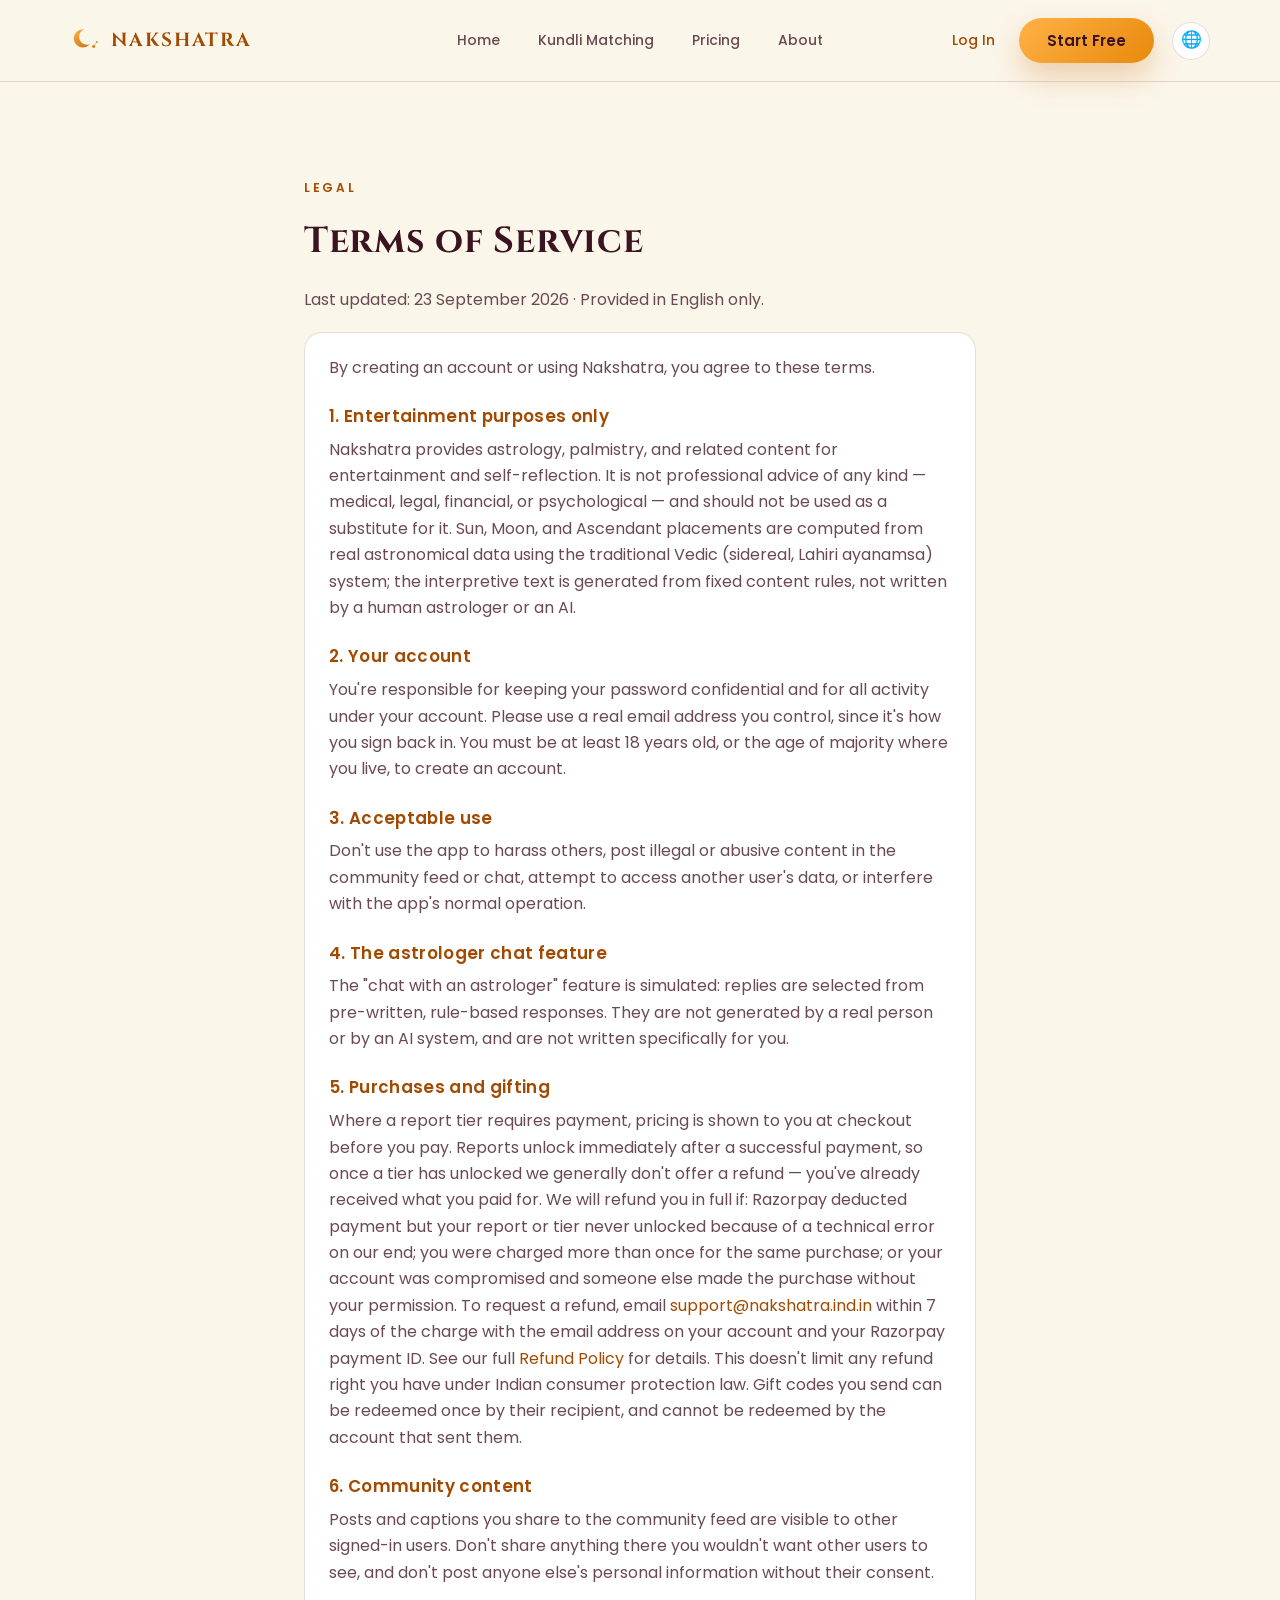
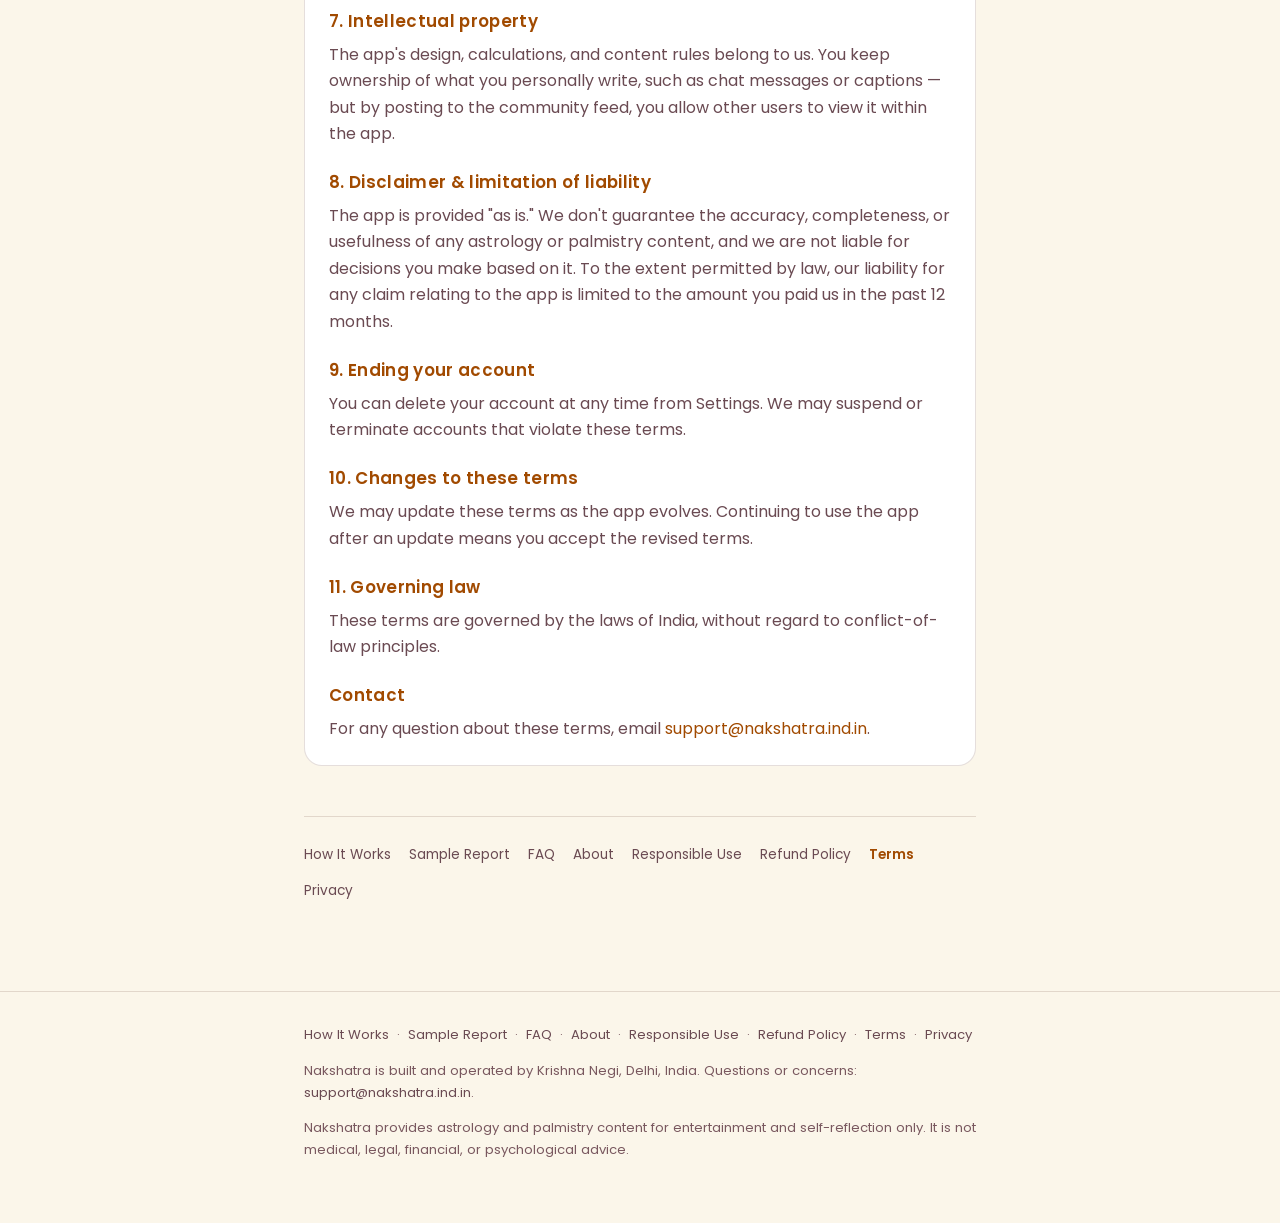
<file: terms.html>
<!DOCTYPE html>
<html lang="en">
<head>
<meta charset="UTF-8">
<meta name="viewport" content="width=device-width, initial-scale=1.0">
<title>Terms of Service — Nakshatra</title>
<meta name="description" content="Nakshatra's Terms of Service: entertainment-only astrology and palmistry content, account rules, purchases and refunds, and the simulated astrologer chat.">
<link rel="canonical" href="https://nakshatra.ind.in/terms.html">
<meta name="robots" content="index, follow">
<link rel="icon" href="/favicon.ico" sizes="any">
<link rel="preconnect" href="https://fonts.googleapis.com">
<link rel="preconnect" href="https://fonts.gstatic.com" crossorigin>
<link href="https://fonts.googleapis.com/css2?family=Cinzel:wght@500;600;700&family=Poppins:wght@400;500;600;700&display=swap" rel="stylesheet">
<link rel="stylesheet" href="style.css">
<style>
:root {
  --navy-0: #3a1420; --navy-1: #fffdf8; --navy-2: #fff4e0;
  --plum: #b4533c; --plum-light: #7a3a00;
  --gold: #e8890c; --gold-bright: #a14a00;
  --text: #3a1420; --text-dim: #6a4a52; --text-faint: #79585f;
  --surface: #ffffff; --surface-2: #fff4e0;
  --border: rgba(94,52,38,0.16); --border-strong: rgba(94,52,38,0.3);
  --success: #0f7a43; --danger: #a31d15;
  --radius: 18px; --radius-sm: 12px;
}
* { box-sizing: border-box; }
html { scroll-behavior: smooth; }
body {
  margin: 0;
  background: #fbf6ea;
  color: var(--text-dim);
  font-family: 'Poppins', 'Segoe UI', system-ui, -apple-system, sans-serif;
  line-height: 1.65;
  -webkit-font-smoothing: antialiased;
}
h1, h2, h3, .display { font-family: 'Cinzel', 'Playfair Display', Georgia, serif; letter-spacing: 0.02em; color: var(--text); margin: 0 0 10px; }
p { margin: 0 0 14px; }
a { color: var(--gold-bright); }
.wrap { max-width: 720px; margin: 0 auto; padding: 0 24px; }

header.top {
  position: sticky; top: 0; z-index: 10; backdrop-filter: blur(10px);
  background: rgba(251,246,234,0.94); border-bottom: 1px solid var(--border);
  padding: 16px 24px;
}
header.top .wrap { display: flex; align-items: center; justify-content: space-between; max-width: 760px; }
.brand { display: flex; align-items: center; gap: 8px; font-family: 'Cinzel', serif; color: var(--text); font-size: 1.05rem; text-decoration: none; }
.brand .moon { color: var(--gold-bright); }
.back-link { font-size: 0.85rem; color: var(--text-dim); text-decoration: none; display: flex; align-items: center; gap: 6px; }
.back-link:hover { color: var(--gold-bright); }

main { padding: 96px 0 32px; }
@media (max-width: 900px) {
  main { padding: 56px 0 24px; }
}

.eyebrow { color: var(--gold-bright); letter-spacing: 0.22em; font-size: 12px; text-transform: uppercase; font-weight: 600; }
h1.page-title { font-size: clamp(26px, 5vw, 36px); margin: 12px 0 16px; text-wrap: balance; }
p.lead { color: var(--text-dim); font-size: 16px; max-width: 640px; }

.card {
  background: var(--surface); border: 1px solid var(--border); border-radius: var(--radius);
  padding: 22px 24px; margin: 18px 0;
}
.card h3 { font-size: 1.05rem; color: var(--gold-bright); font-family: 'Poppins', sans-serif; font-weight: 600; margin: 22px 0 6px; }
.card h3:first-child { margin-top: 0; }
.card + .card { margin-top: 14px; }

.pagenav { list-style: none; padding: 0; margin: 0; display: flex; flex-wrap: wrap; gap: 10px 18px; }
.pagenav a { font-size: 0.85rem; text-decoration: none; color: var(--text-dim); }
.pagenav a:hover { color: var(--gold-bright); }
.pagenav a.current { color: var(--gold-bright); font-weight: 600; }

footer.site {
  border-top: 1px solid var(--border); margin-top: 56px; padding: 32px 0 48px;
  color: var(--text-faint); font-size: 0.82rem;
}
footer.site a { color: var(--text-dim); }
footer.site a:hover { color: var(--gold-bright); }
</style>
</head>
<body>
<div id="stars-bg"></div>

<header>
  <nav class="nk-nav">
    <a href="index.html" class="nk-logo" aria-label="Nakshatra home">
      <svg width="30" height="30" viewBox="0 0 56 56" aria-hidden="true">
        <defs>
          <linearGradient id="navGold" x1="0%" y1="0%" x2="100%" y2="100%"><stop offset="0%" stop-color="#ffb246"/><stop offset="100%" stop-color="#c4690a"/></linearGradient>
          <mask id="navMask"><rect width="56" height="56" fill="white"/><circle cx="32" cy="20" r="15" fill="black"/></mask>
        </defs>
        <circle cx="24" cy="23" r="17" fill="url(#navGold)" mask="url(#navMask)"/>
        <circle cx="44" cy="38" r="3" fill="url(#navGold)"/><circle cx="50" cy="30" r="1.8" fill="url(#navGold)"/>
        <line x1="44" y1="38" x2="50" y2="30" stroke="#c4690a" stroke-width="1.2" opacity="0.6"/>
      </svg>
      <span class="nk-logo-word">NAKSHATRA</span>
    </a>
    <div class="nk-nav-links">
      <a href="index.html" class="nk-nav-link" data-i18n="nav.home">Home</a>
      <a href="kundli-matching.html" class="nk-nav-link" data-i18n="nav.kundli">Kundli Matching</a>
      <a href="pricing.html" class="nk-nav-link" data-i18n="nav.pricing">Pricing</a>
      <a href="about.html" class="nk-nav-link" data-i18n="nav.about">About</a>
    </div>
    <div class="nk-nav-actions">
      <a href="index.html?auth=login" class="nk-btn-ghost" data-i18n="nav.login">Log In</a>
      <a href="index.html?auth=signup" class="nk-btn nk-btn-primary" data-i18n="nav.start">Start Free</a>
      <div class="nk-lang-toggle-wrap">
        <button class="nk-lang-toggle" type="button" data-i18n-aria="nav.lang_aria" aria-label="Change language" aria-haspopup="true" aria-expanded="false">&#127760;</button>
        <div class="nk-lang-menu">
          <button type="button" data-lang="en">English</button>
          <button type="button" data-lang="hi">हिन्दी</button>
        </div>
      </div>
      <button class="nk-nav-toggle" type="button" data-i18n-aria="nav.menu_aria" aria-label="Open menu" aria-expanded="false">
        <svg width="20" height="20" viewBox="0 0 24 24" fill="none" stroke="currentColor" stroke-width="1.8" stroke-linecap="round"><line x1="3" y1="6" x2="21" y2="6"/><line x1="3" y1="12" x2="21" y2="12"/><line x1="3" y1="18" x2="21" y2="18"/></svg>
      </button>
    </div>
  </nav>
  <div class="nk-mobile-menu">
    <a href="index.html" data-i18n="nav.home">Home</a>
    <a href="kundli-matching.html" data-i18n="nav.kundli">Kundli Matching</a>
    <a href="pricing.html" data-i18n="nav.pricing">Pricing</a>
    <a href="about.html" data-i18n="nav.about">About</a>
    <a href="index.html?auth=login" class="nk-mobile-login" data-i18n="nav.login">Log In</a>
    <a href="index.html?auth=signup" class="nk-btn nk-btn-primary" data-i18n="nav.start">Start Free</a>
  </div>
</header>

<main>
  <div class="wrap">

<p class="eyebrow" data-i18n="legal.eyebrow">Legal</p>
<h1 class="page-title" data-i18n="terms.title">Terms of Service</h1>
<p class="lead" data-i18n="terms.updated">Last updated: 23 September 2026 · Provided in English only.</p>

<div class="card">
  <p data-i18n="terms.intro">By creating an account or using Nakshatra, you agree to these terms.</p>

  <h3 data-i18n="terms.h1">1. Entertainment purposes only</h3>
  <p data-i18n="terms.p1">Nakshatra provides astrology, palmistry, and related content for entertainment and self-reflection. It is not professional advice of any kind — medical, legal, financial, or psychological — and should not be used as a substitute for it. Sun, Moon, and Ascendant placements are computed from real astronomical data using the traditional Vedic (sidereal, Lahiri ayanamsa) system; the interpretive text is generated from fixed content rules, not written by a human astrologer or an AI.</p>

  <h3 data-i18n="terms.h2">2. Your account</h3>
  <p data-i18n="terms.p2">You're responsible for keeping your password confidential and for all activity under your account. Please use a real email address you control, since it's how you sign back in. You must be at least 18 years old, or the age of majority where you live, to create an account.</p>

  <h3 data-i18n="terms.h3">3. Acceptable use</h3>
  <p data-i18n="terms.p3">Don't use the app to harass others, post illegal or abusive content in the community feed or chat, attempt to access another user's data, or interfere with the app's normal operation.</p>

  <h3 data-i18n="terms.h4">4. The astrologer chat feature</h3>
  <p data-i18n="terms.p4">The "chat with an astrologer" feature is simulated: replies are selected from pre-written, rule-based responses. They are not generated by a real person or by an AI system, and are not written specifically for you.</p>

  <h3 data-i18n="terms.h5">5. Purchases and gifting</h3>
  <p data-i18n-html="terms.p5_html">Where a report tier requires payment, pricing is shown to you at checkout before you pay. Reports unlock immediately after a successful payment, so once a tier has unlocked we generally don't offer a refund — you've already received what you paid for. We will refund you in full if: Razorpay deducted payment but your report or tier never unlocked because of a technical error on our end; you were charged more than once for the same purchase; or your account was compromised and someone else made the purchase without your permission. To request a refund, email <a href="mailto:support@nakshatra.ind.in">support@nakshatra.ind.in</a> within 7 days of the charge with the email address on your account and your Razorpay payment ID. See our full <a href="refund-policy.html" data-i18n="footer.refund">Refund Policy</a> for details. This doesn't limit any refund right you have under Indian consumer protection law. Gift codes you send can be redeemed once by their recipient, and cannot be redeemed by the account that sent them.</p>

  <h3 data-i18n="terms.h6">6. Community content</h3>
  <p data-i18n="terms.p6">Posts and captions you share to the community feed are visible to other signed-in users. Don't share anything there you wouldn't want other users to see, and don't post anyone else's personal information without their consent.</p>

  <h3 data-i18n="terms.h7">7. Intellectual property</h3>
  <p data-i18n="terms.p7">The app's design, calculations, and content rules belong to us. You keep ownership of what you personally write, such as chat messages or captions — but by posting to the community feed, you allow other users to view it within the app.</p>

  <h3 data-i18n="terms.h8">8. Disclaimer &amp; limitation of liability</h3>
  <p data-i18n="terms.p8">The app is provided "as is." We don't guarantee the accuracy, completeness, or usefulness of any astrology or palmistry content, and we are not liable for decisions you make based on it. To the extent permitted by law, our liability for any claim relating to the app is limited to the amount you paid us in the past 12 months.</p>

  <h3 data-i18n="terms.h9">9. Ending your account</h3>
  <p data-i18n="terms.p9">You can delete your account at any time from Settings. We may suspend or terminate accounts that violate these terms.</p>

  <h3 data-i18n="terms.h10">10. Changes to these terms</h3>
  <p data-i18n="terms.p10">We may update these terms as the app evolves. Continuing to use the app after an update means you accept the revised terms.</p>

  <h3 data-i18n="terms.h11">11. Governing law</h3>
  <p data-i18n="terms.p11">These terms are governed by the laws of India, without regard to conflict-of-law principles.</p>

  <h3 data-i18n="terms.hcontact">Contact</h3>
  <p style="margin:0" data-i18n-html="terms.pcontact_html">For any question about these terms, email <a href="mailto:support@nakshatra.ind.in">support@nakshatra.ind.in</a>.</p>
</div>

    <nav aria-label="More pages" style="margin-top:50px;padding-top:24px;border-top:1px solid var(--border)">
      <ul class="pagenav">
      <li><a href="how-it-works.html" data-i18n="footer.how">How It Works</a></li>
      <li><a href="sample-report.html" data-i18n="footer.sample">Sample Report</a></li>
      <li><a href="faq.html" data-i18n="footer.faq">FAQ</a></li>
      <li><a href="about.html" data-i18n="nav.about">About</a></li>
      <li><a href="responsible-guidance.html" data-i18n="footer.responsible">Responsible Use</a></li>
      <li><a href="refund-policy.html" data-i18n="footer.refund">Refund Policy</a></li>
      <li><a href="terms.html" class="current" data-i18n="footer.terms">Terms</a></li>
      <li><a href="privacy.html" data-i18n="footer.privacy">Privacy</a></li>
      </ul>
    </nav>
  </div>
</main>

<footer class="site">
  <div class="wrap">
    <p><a href="how-it-works.html" data-i18n="footer.how">How It Works</a> &nbsp;·&nbsp; <a href="sample-report.html" data-i18n="footer.sample">Sample Report</a> &nbsp;·&nbsp; <a href="faq.html" data-i18n="footer.faq">FAQ</a> &nbsp;·&nbsp; <a href="about.html" data-i18n="nav.about">About</a> &nbsp;·&nbsp; <a href="responsible-guidance.html" data-i18n="footer.responsible">Responsible Use</a> &nbsp;·&nbsp; <a href="refund-policy.html" data-i18n="footer.refund">Refund Policy</a> &nbsp;·&nbsp; <a href="terms.html" data-i18n="footer.terms">Terms</a> &nbsp;·&nbsp; <a href="privacy.html" data-i18n="footer.privacy">Privacy</a></p>
    <p style="margin-top:10px" data-i18n-html="footer.credit_html">Nakshatra is built and operated by Krishna Negi, Delhi, India. Questions or concerns: <a href="mailto:support@nakshatra.ind.in">support@nakshatra.ind.in</a>.</p>
    <p style="margin-top:10px" data-i18n="footer.disclaimer">Nakshatra provides astrology and palmistry content for entertainment and self-reflection only. It is not medical, legal, financial, or psychological advice.</p>
  </div>
</footer>

<script src="marketing-i18n.js"></script>
<script src="main.js"></script>
<script src="marketing-lang.js"></script>
</body>
</html>
</file>
<file: style.css>
/* ===================================================================
   Nakshatra — shared design system
   =================================================================== */

:root {
  --navy-0: #3a1420;
  --navy-1: #fffdf8;
  --navy-2: #fff4e0;
  --navy-3: #fbf6ea;
  --gold: #e8890c;
  --saffron-hi: #ffb246;
  --gold-bright: #a14a00;
  --text: #3a1420;
  --text-dim: #6a4a52;
  --text-faint: #79585f;
  --text-muted: #79585f;
  --text-quiet: #79585f;
  --surface: #ffffff;
  --surface-2: #fff4e0;
  --border: rgba(94, 52, 38, 0.16);
  --border-strong: rgba(94, 52, 38, 0.3);
  --success: #0f7a43;
  --danger: #a31d15;
  --radius: 20px;
  --radius-sm: 12px;
  --wrap-max: 1220px;
}

* { box-sizing: border-box; }

html { scroll-behavior: smooth; }

html {
  background: var(--navy-3);
}

body {
  margin: 0;
  font-family: 'Poppins', 'Segoe UI', system-ui, -apple-system, sans-serif;
  color: var(--text);
  background-color: var(--navy-3);
  overflow-x: hidden;
}

h1, h2, h3 {
  font-family: 'Cinzel', 'Playfair Display', Georgia, serif;
  letter-spacing: 0.01em;
  margin: 0;
  color: var(--text);
}

a { color: var(--gold-bright); text-decoration: none; }

img, svg { max-width: 100%; }

/* ---------- Starfield backdrop ----------
   Same twinkling-dot effect as the app's landing screen (see app.css /
   app.js #stars-bg), so these marketing pages read as part of the same
   site rather than an older, static-background version of it. Fixed to
   the viewport so it stays in place behind the page as you scroll. */
#stars-bg {
  display: none; /* ivory theme: no starfield */
  position: fixed; inset: 0; z-index: 0; pointer-events: none; overflow: hidden;
}
.nk-star {
  position: absolute; background: #fff; border-radius: 50%;
  opacity: 0.75; animation: nk-twinkle 3.2s ease-in-out infinite;
}
@keyframes nk-twinkle { 0%, 100% { opacity: 0.2; } 50% { opacity: 0.9; } }

header, main, footer { position: relative; z-index: 1; }

/* Sticky so the nav (and its language toggle) stays reachable while
   scrolling. Also carries the nav's background/blur/border directly, since
   header is a normal full-width block (unlike .nk-nav, which is capped by
   --wrap-max) — no full-bleed trick needed here.

   z-index: 30 is also load-bearing for stacking: with header tied at the
   same z-index as main/footer, tied stacking order falls back to DOM order,
   and main (later in the document) was painting OVER header, silently
   swallowing clicks on anything inside header that overflows below its own
   box (the language dropdown, the mobile menu). 30 outranks both with room
   to spare. */
header {
  position: sticky;
  top: 0;
  z-index: 30;
  background: rgba(251, 246, 234, 0.96);
  backdrop-filter: blur(8px);
  border-bottom: 1px solid var(--border);
}

.nk-wrap {
  max-width: var(--wrap-max);
  margin: 0 auto;
  padding: 0 40px;
  position: relative;
}

.nk-eyebrow {
  text-transform: uppercase;
  letter-spacing: 0.22em;
  font-size: 12px;
  color: var(--gold-bright);
  font-weight: 600;
}

.nk-card {
  background: var(--surface);
  border: 1px solid var(--border);
  border-radius: var(--radius);
  backdrop-filter: blur(6px);
}

/* ---------- Buttons ---------- */

.nk-btn {
  display: inline-flex;
  align-items: center;
  justify-content: center;
  gap: 8px;
  padding: 15px 28px;
  border-radius: 999px;
  border: none;
  cursor: pointer;
  font-weight: 600;
  font-size: 15px;
  font-family: inherit;
  line-height: 1;
}

.nk-btn-primary {
  background: linear-gradient(135deg, var(--saffron-hi), var(--gold));
  color: #3a1420;
  box-shadow: 0 14px 30px rgba(196, 105, 10, 0.28);
}

.nk-btn-secondary {
  background: var(--surface);
  color: var(--text);
  border: 1px solid rgba(94, 52, 38, 0.22);
}

.nk-btn-ghost {
  background: transparent;
  color: var(--gold-bright);
  padding: 10px 6px;
  font-size: 14px;
  font-weight: 500;
}

/* ---------- Nav ---------- */

.nk-nav {
  position: relative;
  z-index: 20;
  display: flex;
  align-items: center;
  justify-content: space-between;
  width: 100%;
  max-width: var(--wrap-max);
  margin: 0 auto;
  padding: 18px 40px;
}

.nk-logo {
  display: flex;
  align-items: center;
  gap: 11px;
}

.nk-logo-word {
  font-family: 'Cinzel', serif;
  font-weight: 700;
  font-size: 19px;
  letter-spacing: 0.1em;
  color: var(--gold-bright);
}

.nk-nav-links {
  display: flex;
  align-items: center;
  gap: 38px;
}

.nk-nav-link {
  font-size: 14px;
  font-weight: 500;
  color: var(--text-dim);
}

.nk-nav-link[aria-current="page"] {
  color: var(--gold-bright);
}

.nk-nav-actions {
  display: flex;
  align-items: center;
  gap: 18px;
}

.nk-nav-toggle {
  display: none;
  background: none;
  border: 1px solid var(--border-strong);
  border-radius: 10px;
  width: 42px;
  height: 42px;
  padding: 0;
  align-items: center;
  justify-content: center;
  cursor: pointer;
}

.nk-nav-toggle svg { color: var(--gold-bright); }

/* ---------- Language toggle (marketing pages) ----------
   Mirrors the app's own .icon-btn (app.css) so the marketing pages' globe
   button matches the homepage's language switcher look exactly. Deliberately
   NOT inside the .nk-nav-actions .nk-btn-ghost/.nk-btn-primary { display: none }
   rule at the mobile breakpoint, so it stays visible next to the hamburger
   on mobile too — same as the homepage, where the globe icon is always
   reachable. */
.nk-lang-toggle-wrap {
  position: relative;
}

.nk-lang-toggle {
  width: 38px;
  height: 38px;
  border-radius: 50%;
  display: flex;
  align-items: center;
  justify-content: center;
  background: var(--surface);
  border: 1px solid var(--border);
  color: var(--text);
  font-size: 1.05rem;
  line-height: 1;
  cursor: pointer;
  transition: background 0.2s ease;
}

.nk-lang-toggle:hover { background: var(--surface-2); }

.nk-lang-menu {
  position: absolute;
  top: calc(100% + 10px);
  right: 0;
  min-width: 150px;
  display: none;
  flex-direction: column;
  gap: 2px;
  padding: 6px;
  background: var(--navy-1);
  border: 1px solid var(--border);
  border-radius: var(--radius-sm);
  box-shadow: 0 16px 34px rgba(74, 28, 16, 0.18);
  z-index: 30;
}

.nk-lang-menu.is-open { display: flex; }

.nk-lang-menu button {
  display: block;
  width: 100%;
  text-align: left;
  padding: 9px 12px;
  border: none;
  border-radius: 8px;
  background: none;
  color: var(--text-dim);
  font-family: inherit;
  font-size: 0.85rem;
  cursor: pointer;
}

.nk-lang-menu button:hover { background: var(--surface); color: var(--text); }

.nk-lang-menu button.is-active {
  color: var(--gold-bright);
  font-weight: 600;
  background: rgba(232, 137, 12, 0.14);
}

.nk-mobile-menu {
  display: none;
  flex-direction: column;
  gap: 4px;
  padding: 10px 24px 22px;
  border-bottom: 1px solid rgba(94, 52, 38, 0.14);
  background: var(--navy-1);
}

.nk-mobile-menu.is-open { display: flex; }

.nk-mobile-menu a {
  padding: 12px 4px;
  font-size: 15px;
  color: var(--text-dim);
  border-bottom: 1px solid rgba(94, 52, 38, 0.08);
}

.nk-mobile-menu a[aria-current="page"] { color: var(--gold-bright); }

.nk-mobile-menu .nk-btn { margin-top: 10px; width: 100%; }

.nk-mobile-menu .nk-mobile-login { color: var(--gold-bright); }

/* ---------- Footer ---------- */

.nk-footer {
  padding: 50px 0 36px;
  border-top: 1px solid rgba(94, 52, 38, 0.14);
}

.nk-footer-inner {
  display: flex;
  flex-direction: column;
  align-items: center;
  gap: 18px;
  text-align: center;
}

.nk-footer-links {
  display: flex;
  gap: 26px;
  flex-wrap: wrap;
  justify-content: center;
}

.nk-footer-links a {
  font-size: 13px;
  color: var(--text-faint);
}

.nk-footer-fine {
  font-size: 12px;
  color: var(--text-quiet);
}

/* ---------- Section rhythm ---------- */

.nk-section { padding: 96px 0; }
.nk-section-tight { padding: 70px 0; }
.nk-section-bordered { border-top: 1px solid rgba(94, 52, 38, 0.14); }

/* ---------- Responsive ---------- */

@media (min-width: 1024px) {
  .nk-nav {
    display: grid;
    grid-template-columns: minmax(220px, 1fr) auto minmax(220px, 1fr);
  }
  .nk-nav-actions { justify-self: end; }
}

@media (max-width: 1023px) {
  .nk-wrap { padding: 0 24px; }
  .nk-nav { padding: 18px 20px; }
  .nk-nav-links { display: none; }
  .nk-nav-actions .nk-btn-ghost,
  .nk-nav-actions .nk-btn-primary { display: none; }
  .nk-nav-toggle { display: inline-flex; }
  .nk-section { padding: 64px 0; }
  .nk-section-tight { padding: 48px 0; }
}

@media (max-width: 640px) {
  .nk-wrap { padding: 0 20px; }
}
</file>
<file: about.css>
/* ===================================================================
   About page
   =================================================================== */

.nk-ab-hero { padding: 96px 0 68px; text-align: center; }
.nk-ab-hero-inner { max-width: 700px; margin: 0 auto; }
.nk-ab-title { font-size: 48px; line-height: 1.25; font-weight: 700; }
.nk-ab-sub { color: var(--text-dim); font-size: 17px; line-height: 1.7; max-width: 540px; margin: 22px auto 0; }
.nk-ab-credit { color: var(--text-quiet); font-size: 13px; margin-top: 26px; letter-spacing: 0.02em; }

/* ---------- Narrative ---------- */

.nk-ab-narrative { display: grid; grid-template-columns: 1fr 2fr; gap: 70px; padding-top: 80px; }
.nk-ab-sticky { position: sticky; top: 120px; }
.nk-ab-narrative-title { font-size: 28px; margin-top: 16px; line-height: 1.4; }

.nk-ab-story p { color: var(--text-dim); font-size: 17.5px; line-height: 1.9; margin: 0 0 26px; }
.nk-ab-story-bright { color: var(--text) !important; }

.nk-ab-dropcap::first-letter {
  font-family: 'Cinzel', serif; font-size: 68px; font-weight: 700; color: var(--gold-bright);
  float: left; line-height: 0.8; margin: 8px 10px 0 0;
}

/* The illuminated-letter effect above only makes sense for a Latin
   first letter ("Here's" -> big "H"). In Devanagari, ::first-letter
   grabs a full grapheme cluster (e.g. "ज्या" out of "ज्यादातर"), which
   floats out a chunk from the MIDDLE of a word rather than a whole
   first letter or word — it reads as a rendering glitch, not a design
   flourish. Switch it off entirely when the page is showing Hindi. */
html[lang="hi"] .nk-ab-dropcap::first-letter {
  all: unset;
}

/* ---------- What real means here ---------- */

.nk-ab-real { text-align: center; }
.nk-ab-real-inner { max-width: 700px; }
.nk-ab-real-title { font-size: 30px; line-height: 1.5; font-weight: 600; }

/* ---------- CTA ---------- */

.nk-ab-cta { padding: 20px 0 110px; text-align: center; }

/* ---------- Responsive ---------- */

@media (max-width: 900px) {
  .nk-ab-hero { padding: 56px 0 44px; }
  .nk-ab-title { font-size: 30px; }

  .nk-ab-narrative { grid-template-columns: 1fr; gap: 32px; padding-top: 40px; }
  .nk-ab-sticky { position: static; }
  .nk-ab-story p { font-size: 16px; }

  .nk-ab-real { padding: 56px 0; }
  .nk-ab-real-title { font-size: 22px; }

  .nk-ab-cta { padding: 12px 0 64px; }
  .nk-ab-cta .nk-btn { width: 100%; }
}
</file>
<file: kundli-matching.css>
/* ===================================================================
   Kundli Matching page
   =================================================================== */

.nk-h2 { font-size: 32px; margin-top: 14px; }

.sr-only {
  position: absolute; width: 1px; height: 1px; padding: 0; margin: -1px;
  overflow: hidden; clip: rect(0,0,0,0); white-space: nowrap; border: 0;
}

/* ---------- Hero ---------- */

.nk-km-hero { position: relative; padding: 100px 0 80px; text-align: center; overflow: hidden; }

.nk-km-wheels {
  position: absolute; left: 50%; top: 30px; transform: translateX(-50%);
  display: flex; opacity: 0.85; width: 100%; max-width: 640px; justify-content: center;
  pointer-events: none;
}
.nk-km-wheel { width: 300px; }
/* Slow, gentle drift on the two overlapping chart wheels — different
   durations/delays on each so they move independently rather than in
   lockstep, reading as ambient background motion (two charts slowly
   turning toward each other) rather than a mechanical loop. */
.nk-km-wheel--a { margin-right: -75px; animation: kmWheelDrift 9s ease-in-out infinite; }
.nk-km-wheel--b { margin-left: -75px; animation: kmWheelDrift 11s ease-in-out infinite -4s; }
@keyframes kmWheelDrift {
  0%, 100% { transform: translateY(0) rotate(0deg); }
  50% { transform: translateY(-12px) rotate(1.2deg); }
}
@media (prefers-reduced-motion: reduce) {
  .nk-km-wheel--a, .nk-km-wheel--b { animation: none; }
}

.nk-km-hero-inner { position: relative; padding-top: 220px; }
.nk-km-title { font-size: 48px; line-height: 1.18; margin: 20px auto 22px; max-width: 760px; }
.nk-km-sub { color: var(--text-dim); font-size: 17px; line-height: 1.65; max-width: 560px; margin: 0 auto 36px; }

.nk-km-waitlist { display: flex; gap: 14px; justify-content: center; align-items: center; flex-wrap: wrap; }
.nk-km-waitlist input {
  background: var(--surface-2); border: 1px solid var(--border-strong); border-radius: 999px;
  padding: 15px 22px; color: var(--text); font-family: inherit; font-size: 14.5px; width: 280px; max-width: 100%;
}
.nk-km-waitlist input::placeholder { color: var(--text-quiet); }
.nk-km-waitlist input:disabled, .nk-km-waitlist button:disabled { opacity: 0.6; cursor: default; }
.nk-km-note { color: var(--text-quiet); font-size: 12.5px; margin-top: 16px; transition: color 0.2s ease; }
/* Loading/success/error states for the waitlist form's live status region
   (see kundli-waitlist.js). --success is defined in style.css's :root;
   the error color literal matches app/app.css's --danger (#a31d15) — kept
   as a literal here since this page's shared :root (style.css) doesn't
   define one. */
.nk-km-note--success { color: var(--success); }
.nk-km-note--error { color: #a31d15; }

/* ---------- The 8 kootas ---------- */

.nk-km-system-head { text-align: center; max-width: 600px; margin: 0 auto 70px; }
.nk-km-system-sub { color: var(--text-faint); font-size: 14.5px; line-height: 1.6; margin-top: 16px; }

.nk-koota-wheel {
  position: relative; width: 100%; max-width: 640px; aspect-ratio: 1 / 1; margin: 0 auto;
}
.nk-koota-guides { position: absolute; inset: 0; width: 100%; height: 100%; }
.nk-koota-center { position: absolute; left: 50%; top: 50%; transform: translate(-50%, -50%); text-align: center; }
.nk-koota-total { font-family: 'Cinzel', serif; font-weight: 800; font-size: clamp(36px, 8vw, 64px); color: var(--gold-bright); line-height: 1; }
.nk-koota-total-label { font-size: 11px; color: var(--text-faint); text-transform: uppercase; letter-spacing: 0.14em; margin-top: 6px; }

.koota-node {
  position: absolute; width: 32%; text-align: center; transform: translate(-50%, -50%);
}
.nk-koota-name { font-family: 'Cinzel', serif; color: var(--gold-bright); font-size: clamp(11px, 2.3vw, 15px); font-weight: 700; }
.nk-koota-desc { font-size: clamp(9px, 1.8vw, 11.5px); color: var(--text-muted); margin-top: 4px; }

.nk-koota-list { display: none; }
.nk-koota-list-item {
  display: flex; justify-content: space-between; gap: 16px; padding: 16px 0;
  border-bottom: 1px solid rgba(94, 52, 38, 0.14);
}
.nk-koota-list-name { font-family: 'Cinzel', serif; color: var(--gold-bright); font-size: 15px; font-weight: 700; flex-shrink: 0; }
.nk-koota-list-desc { color: var(--text-muted); font-size: 13.5px; text-align: right; }
.nk-koota-list-total {
  text-align: center; padding-top: 22px; color: var(--text-faint); font-size: 14px;
}
.nk-koota-list-total span { font-family: 'Cinzel', serif; color: var(--gold-bright); font-size: 22px; font-weight: 800; }

/* ---------- Why it's different ---------- */

.nk-km-compare { display: grid; grid-template-columns: 1fr 1fr; gap: 60px; }
.nk-km-compare-card { padding: 40px; }
.nk-km-compare-card--dim { background: rgba(94, 52, 38, 0.04); } /* ivory theme: tinted instead of faded, so the text keeps 4.5:1 */
.nk-km-compare-card--gold { border-color: var(--gold); background: rgba(232, 137, 12, 0.08); }

.nk-km-compare-label { font-size: 11px; text-transform: uppercase; letter-spacing: 0.16em; color: var(--text-muted); font-weight: 700; margin-bottom: 18px; }
.nk-km-compare-label--gold { color: var(--gold-bright); }

.nk-km-compare-num { font-family: 'Cinzel', serif; font-size: 46px; color: var(--text-muted); margin-bottom: 6px; }
.nk-km-compare-num--gold { color: var(--gold-bright); }

.nk-km-compare-note { font-size: 11px; color: var(--text-muted); margin-bottom: 16px; letter-spacing: 0.04em; }
.nk-km-compare-desc { color: var(--text-muted); font-size: 14px; line-height: 1.7; margin: 0; }
.nk-km-compare-desc--bright { color: var(--text); }

/* ---------- Responsive ---------- */

@media (max-width: 900px) {
  .nk-km-hero { padding: 56px 0 48px; }
  .nk-km-title { font-size: 38px; }
  .nk-km-wheels { top: 10px; }
  .nk-km-wheel { width: 220px; }
  .nk-km-hero-inner { padding-top: 150px; }

  .nk-km-system-head { margin-bottom: 40px; }
  .nk-koota-wheel { display: none; }
  .nk-koota-list { display: block; max-width: 480px; margin: 0 auto; }

  .nk-km-compare { grid-template-columns: 1fr; gap: 24px; }
}

@media (max-width: 480px) {
  .nk-km-title { font-size: 30px; }
  .nk-km-waitlist { flex-direction: column; align-items: stretch; }
  .nk-km-waitlist input, .nk-km-waitlist button { width: 100%; }
}

.nk-km-cta-row { display: flex; justify-content: center; }
@media (max-width: 640px) { .nk-km-cta-row .nk-btn { width: 100%; justify-content: center; text-align: center; } }
</file>
<file: pricing.css>
/* ===================================================================
   Pricing page
   =================================================================== */

.nk-h2 { font-size: 32px; margin-top: 14px; }

.nk-pr-hero { padding: 96px 0 70px; text-align: center; }
.nk-pr-title { font-size: 48px; line-height: 1.18; margin: 20px auto 22px; max-width: 680px; }
.nk-pr-sub { color: var(--text-dim); font-size: 17px; line-height: 1.6; max-width: 520px; margin: 0 auto; }

/* ---------- Comparison ---------- */

.nk-pr-compare { display: grid; grid-template-columns: 1fr 1fr; gap: 40px; align-items: stretch; }
.nk-pr-compare-card { padding: 40px; display: flex; flex-direction: column; align-items: center; text-align: center; }
.nk-pr-compare-card--dim { background: rgba(94, 52, 38, 0.04); } /* ivory theme: tinted instead of faded, so the text keeps 4.5:1 */
.nk-pr-compare-card--gold { border-color: var(--gold); background: rgba(232, 137, 12, 0.08); }
.nk-pr-compare-label { font-size: 11px; text-transform: uppercase; letter-spacing: 0.16em; color: var(--text-muted); font-weight: 700; margin-bottom: 26px; }
.nk-pr-compare-label--gold { color: var(--gold-bright); }
.nk-pr-compare-icon { margin-bottom: 22px; }
.nk-pr-compare-title { font-size: 20px; margin-bottom: 12px; }
.nk-pr-compare-title--dim { color: var(--text-dim); }
.nk-pr-compare-desc { color: var(--text-muted); font-size: 14px; line-height: 1.7; max-width: 340px; margin: 0; }
.nk-pr-compare-desc--bright { color: var(--text); }

/* ---------- Tiers ---------- */

.nk-pr-tiers-wrap { padding-top: 80px; }
.nk-pr-tiers-head { text-align: center; max-width: 520px; margin: 0 auto 56px; }

/* gap (not 0) is what keeps the "featured" card's pop-out transform below
   from ever visually overlapping its neighbors' text/buttons. */
.nk-pr-tiers { display: grid; grid-template-columns: 0.85fr 1.2fr 0.85fr; gap: 28px; align-items: center; }

.nk-pr-tier { padding: 36px 30px; text-align: center; position: relative; z-index: 1; border-radius: var(--radius); }

.nk-pr-tier-name { font-size: 16px; color: var(--text-dim); font-family: 'Poppins', sans-serif; font-weight: 600; margin-bottom: 16px; }
.nk-pr-tier-price { font-family: 'Cinzel', serif; font-size: 34px; color: var(--gold-bright); margin-bottom: 20px; }
.nk-pr-tier-desc { color: var(--text-faint); font-size: 13.5px; line-height: 1.65; margin-bottom: 26px; }
.nk-pr-tier-btn { width: 100%; }

/* Was transform: scale(1.08) — with zero gap between columns that scaled
   right over the neighboring cards' buttons. A vertical lift reads as
   "featured" just as clearly without ever encroaching sideways. */
.nk-pr-tier--featured {
  padding: 48px 40px; border-color: var(--gold); background: rgba(232, 137, 12, 0.1);
  z-index: 2; transform: translateY(-14px); box-shadow: 0 30px 60px rgba(74, 28, 16, 0.18);
}
.nk-pr-tier-badge {
  position: absolute; top: -13px; left: 50%; transform: translateX(-50%);
  background: var(--gold-bright); color: #ffffff; font-size: 11px; font-weight: 700;
  letter-spacing: 0.4px; text-transform: uppercase; padding: 6px 16px; border-radius: 999px;
}
.nk-pr-tier-name--featured { font-size: 17px; color: var(--text); margin: 10px 0 18px; }
.nk-pr-tier-price--featured { font-size: 42px; margin-bottom: 22px; }
.nk-pr-tier-desc--bright { color: var(--text); font-size: 14px; margin-bottom: 28px; }

/* ---------- Responsive ---------- */

@media (max-width: 900px) {
  .nk-pr-hero { padding: 56px 0 48px; }
  .nk-pr-title { font-size: 30px; }
  .nk-pr-compare { grid-template-columns: 1fr; gap: 24px; }

  .nk-pr-tiers-wrap { padding-top: 40px; }
  .nk-pr-tiers { grid-template-columns: 1fr; gap: 28px; }
  .nk-pr-tier--featured { transform: none; }
}
</file>
